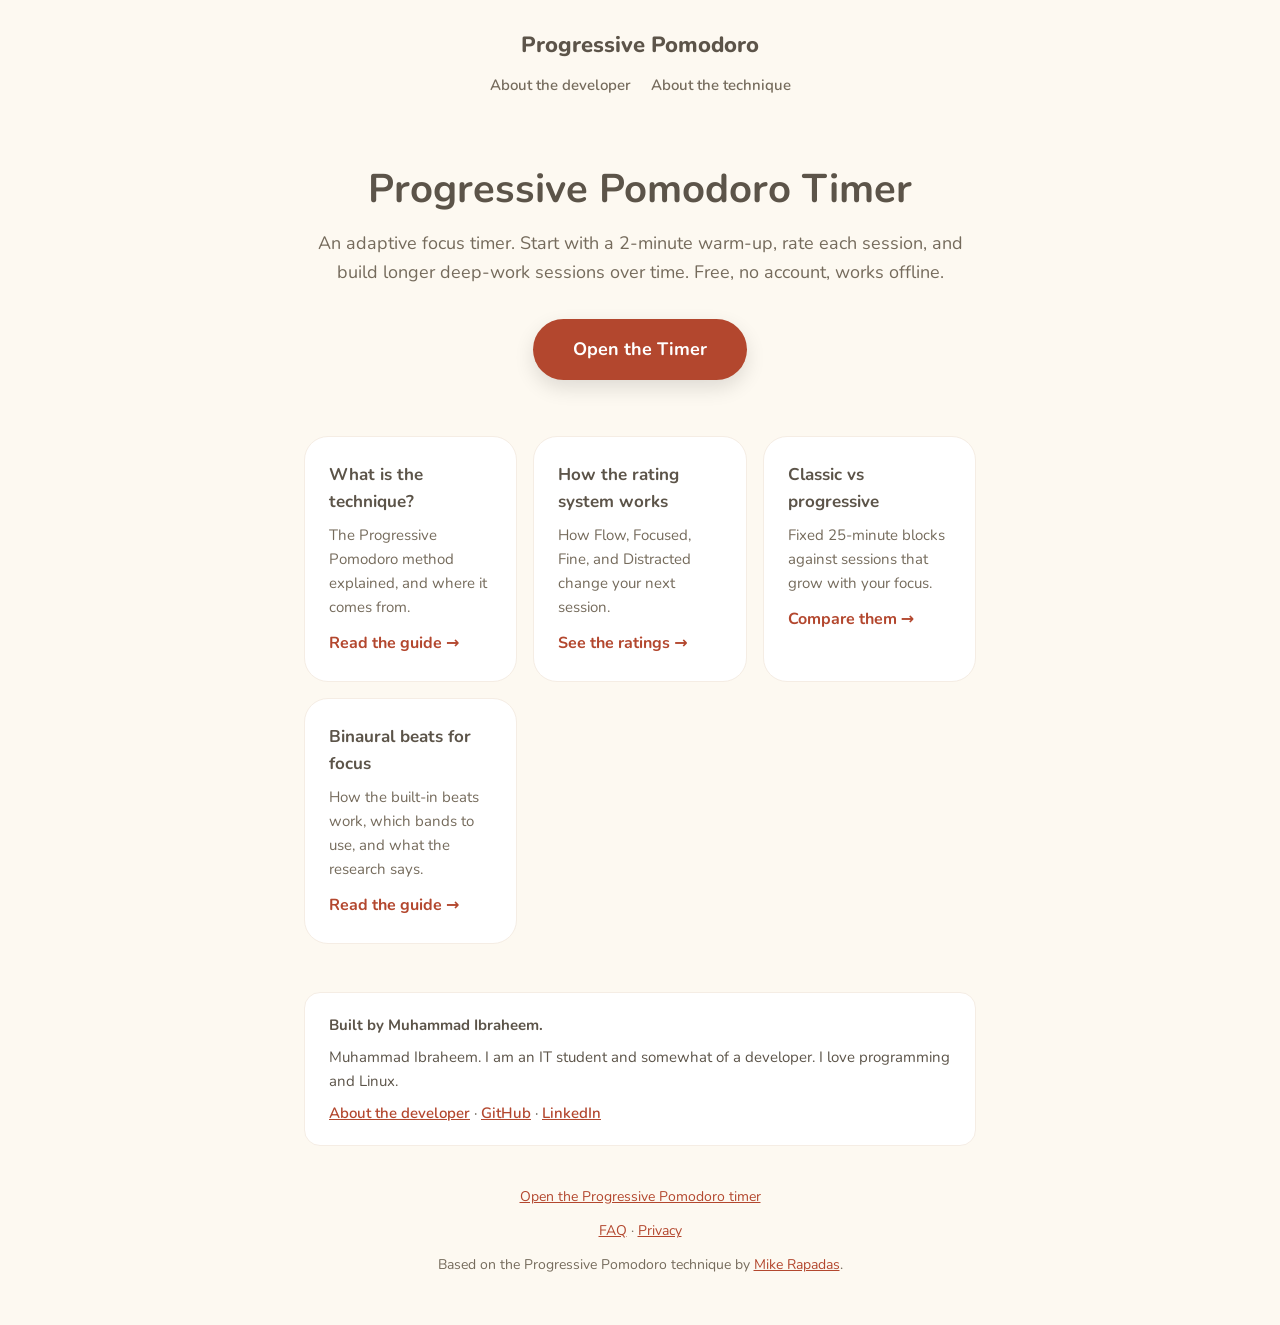
<file: index.html>
<!doctype html>
<html lang="en">
<head>
  <meta charset="utf-8">
  <meta name="viewport" content="width=device-width,initial-scale=1">
  <meta name="theme-color" id="themeColorMeta" content="#F2A2A2">
  <meta name="mobile-web-app-capable" content="yes">
  <meta name="apple-mobile-web-app-capable" content="yes">
  <meta name="apple-mobile-web-app-status-bar-style" content="default">
  <meta name="apple-mobile-web-app-title" content="ProgPomo">
  <link rel="icon" href="images/favicon-32.png" sizes="32x32">
  <link rel="icon" type="image/svg+xml" href="images/logo.svg">
  <link rel="apple-touch-icon" href="images/apple-touch-icon.png">
  <script>
    try {
      if (!localStorage.getItem('pp_landing_seen') &&
          !window.matchMedia('(display-mode: standalone)').matches) {
        location.replace('landing.html');
      }
    } catch (e) {}
  </script>
  <script>
    // Apply the saved theme before first paint to avoid a FOUC flash.
    // Mirrors THEME_META in js/themes.js — keep in sync.
    try {
      var T = {
        pastel: ['#FDF9F1','#FFFFFF','#5C5449','#756B5C','#F2A2A2','#E89090','#F5EDE4','#F5EDE4','#FFFFFF','24px','12px'],
        light: ['#F9FAFB','#FFFFFF','#1F2937','#6B7280','#6366F1','#4F46E5','#E5E7EB','#E5E7EB','#FFFFFF','16px','8px'],
        zen: ['#F4F4F0','#FFFFFF','#222222','#7A7A7A','#555555','#333333','#EBEBEB','#E0E0DC','#FFFFFF','12px','6px'],
        dark: ['#121212','#1E1E1E','#F3F4F6','#9CA3AF','#6366F1','#818CF8','#374151','#374151','#FFFFFF','20px','10px'],
        desert: ['#FBF5DD','#E7E1B1','#530E0E','#7A5E45','#B46A2A','#934E1B','#EEDFB9','#DCCB9B','#FFFFFF','24px','12px'],
        midnightSlate: ['#222831','#31363F','#EEEEEE','#A7B0BC','#5E969A','#5E969A','#3E4650','#3E4650','#FFFFFF','18px','10px']
      };
      var theme = localStorage.getItem('pp_theme_v1');
      var c = T[theme];
      if (c) {
        var root = document.documentElement;
        root.setAttribute('data-theme', theme);
        root.style.setProperty('--bg', c[0]);
        root.style.setProperty('--card', c[1]);
        root.style.setProperty('--text', c[2]);
        root.style.setProperty('--muted', c[3]);
        root.style.setProperty('--accent', c[4]);
        root.style.setProperty('--accent-hover', c[5]);
        root.style.setProperty('--ring-bg', c[6]);
        root.style.setProperty('--border', c[7]);
        root.style.setProperty('--btn-text', c[8]);
        root.style.setProperty('--radius', c[9]);
        root.style.setProperty('--radius-sm', c[10]);
        root.style.setProperty('color-scheme', (theme === 'dark' || theme === 'midnightSlate') ? 'dark' : 'light');
        var meta = document.getElementById('themeColorMeta');
        if (meta) meta.setAttribute('content', c[4]);
      }
    } catch (e) {}
  </script>
  <script>
    // Apply saved card/layout prefs before first paint to avoid a FOUC flash.
    // Mirrors js/ui.js applyCardSettings + applyTimerSize — keep in sync.
    try {
      var s = JSON.parse(localStorage.getItem('pp_settings_v1') || '{}');
      var h = document.documentElement;
      if (s.tasksCardVisible === false) h.classList.add('no-tasks');
      if (s.historyCardVisible === false) h.classList.add('no-history');
      if (s.statsVisible === false) h.classList.add('no-stats');
      if (s.githubVisible === false) h.classList.add('no-github');
      var zooms = { compact: 0.9, regular: 1.25, large: 1.6, xl: 2.0 };
      var isMobile = window.matchMedia('(max-width: 600px)').matches;
      var scale = isMobile ? 1.0 : (zooms[s.timerSize] ?? 1.25);
      if (scale !== 1) h.style.setProperty('--pp-zoom', String(scale));
      var st = JSON.parse(localStorage.getItem('pp_state_v1') || 'null');
      if (st && st.mode === 'break') h.dataset.mode = 'break'; // mirrors ui.js render()
      if (st && st.pendingRating) h.classList.add('pp-rating'); // mirrors showRating()
      if (!localStorage.getItem('pp_onboarding_dismissed')) h.classList.add('pp-onboarding'); // mirrors app.js init()
    } catch (e) {}
  </script>
  <meta name="description" content="Free adaptive focus timer PWA using the Progressive Pomodoro technique. Start with a 2-minute warm-up, rate your focus, and build longer deep-work sessions.">
  <meta property="og:title" content="Progressive Pomodoro">
  <meta property="og:description" content="Adaptive focus timer PWA. Start with 2 min, rate your focus, build deeper work sessions over time.">
  <meta property="og:type" content="website">
  <meta property="og:url" content="https://progpomo.pages.dev/">
  <meta property="og:image" content="https://progpomo.pages.dev/images/og.png">
  <meta property="og:image:width" content="1200">
  <meta property="og:image:height" content="630">
  <meta property="og:image:alt" content="Progressive Pomodoro, a free adaptive focus timer">
  <meta property="og:site_name" content="Progressive Pomodoro">
  <meta property="og:locale" content="en_US">
  <meta name="twitter:card" content="summary_large_image">
  <title>Progressive Pomodoro: Free Adaptive Focus Timer</title>
  <link rel="stylesheet" href="style.css">
  <link rel="manifest" href="manifest.json">
  <link rel="canonical" href="https://progpomo.pages.dev/">
  <link rel="preload" href="fonts/nunito-latin.woff2" as="font" type="font/woff2" crossorigin>
  <link rel="preload" href="icons/Phosphor.woff2" as="font" type="font/woff2" crossorigin>
  <link rel="preload" href="icons/Phosphor-Fill.woff2" as="font" type="font/woff2" crossorigin>
  <link rel="stylesheet" href="fonts/nunito.css">
  <link rel="stylesheet" href="icons/regular.css">
  <link rel="stylesheet" href="icons/fill.css">
  <script type="application/ld+json">
  {
    "@context": "https://schema.org",
    "@type": "WebApplication",
    "name": "Progressive Pomodoro",
    "alternateName": "ProgPomo",
    "url": "https://progpomo.pages.dev/",
    "description": "Adaptive focus timer PWA. Start with 2 min, rate your focus, build deeper work sessions over time.",
    "applicationCategory": "ProductivityApplication",
    "operatingSystem": "Any",
    "browserRequirements": "Requires JavaScript",
    "inLanguage": "en",
    "offers": {
      "@type": "Offer",
      "price": "0",
      "priceCurrency": "USD"
    },
    "featureList": [
      "Adaptive focus timer",
      "Session rating system",
      "Task management",
      "Session history",
      "Binaural beats",
      "Works offline"
    ],
    "sameAs": "https://github.com/Effectforward/Progressive-Pomodoro",
    "license": "https://www.gnu.org/licenses/gpl-3.0.html",
    "author": {
      "@type": "Person",
      "name": "Muhammad Ibraheem",
      "url": "https://progpomo.pages.dev/about.html"
    }
  }
  </script>
  <script type="application/ld+json">
  {
    "@context": "https://schema.org",
    "@type": "Person",
    "name": "Muhammad Ibraheem",
    "description": "IT student and developer. Builds free tools like the Progressive Pomodoro timer.",
    "url": "https://progpomo.pages.dev/about.html",
    "jobTitle": "IT student",
    "sameAs": [
      "https://github.com/Effectforward",
      "https://www.linkedin.com/in/effectforward/"
    ]
  }
  </script>
</head>
<body data-theme="pastel">

  <!-- Onboarding overlay (first visit only) -->
  <div id="onboardingOverlay" class="onboarding-overlay hidden" role="dialog" aria-modal="true" aria-labelledby="onboardingTitle">
    <div class="onboarding-card">
      <div class="onboarding-icon-wrap"><i class="ph-fill ph-timer"></i></div>
      <h2 id="onboardingTitle" class="onboarding-title">Welcome to ProgPomo</h2>
      <p class="onboarding-desc">Start with a 2-minute warm-up. After each session, rate your focus. Your timer adapts, gradually building toward deeper work.</p>
      <div class="onboarding-steps">
        <div class="onboarding-step"><span class="onboarding-step-num">1</span> Start a short session</div>
        <div class="onboarding-step"><span class="onboarding-step-num">2</span> Rate how it went</div>
        <div class="onboarding-step"><span class="onboarding-step-num">3</span> Watch your focus grow</div>
      </div>
      <button id="onboardingDismiss" class="primary-btn onboarding-btn">Got it</button>
    </div>
  </div>

  <header class="site-header">
    <div class="header-inner">
      <div class="logo">
        <h1>Progressive Pomodoro</h1>
      </div>
      <div class="header-actions">
        <div class="beats-split-wrap">
          <button id="beatsToggle" class="beats-split-toggle" title="Toggle binaural beats" aria-label="Toggle binaural beats" aria-pressed="false"><i class="ph ph-headphones"></i></button>
          <button id="beatsChevron" class="beats-split-chevron" title="Beats settings" aria-label="Beats settings" aria-haspopup="true" aria-expanded="false"><i class="ph ph-caret-down"></i></button>
          <div id="beatsPopover" class="beats-popover hidden">
            <div class="beats-popover-header">
              <span class="beats-popover-title">Binaural Beats</span>
              <label class="beats-toggle-switch" title="Toggle binaural beats">
                <input type="checkbox" id="beatsPopoverToggle" role="switch" aria-checked="false" aria-label="Toggle binaural beats">
                <span class="beats-toggle-track"></span>
              </label>
            </div>
            <div class="beats-popover-divider"></div>
            <div class="beats-popover-presets" role="radiogroup" aria-label="Beat presets">
              <button class="beats-popover-item" data-preset="beta" role="radio" aria-checked="false"><i class="ph-fill ph-target"></i><span class="beats-popover-item-text"><span class="beats-popover-item-name">Active Focus</span><span class="beats-popover-item-hz">14 Hz</span></span></button>
              <button class="beats-popover-item" data-preset="alpha" role="radio" aria-checked="false"><i class="ph-fill ph-leaf"></i><span class="beats-popover-item-text"><span class="beats-popover-item-name">Calm Focus</span><span class="beats-popover-item-hz">10 Hz</span></span></button>
              <button class="beats-popover-item" data-preset="theta" role="radio" aria-checked="false"><i class="ph-fill ph-moon"></i><span class="beats-popover-item-text"><span class="beats-popover-item-name">Meditation</span><span class="beats-popover-item-hz">6 Hz</span></span></button>
              <button class="beats-popover-item" data-preset="gamma" role="radio" aria-checked="false"><i class="ph-fill ph-lightning"></i><span class="beats-popover-item-text"><span class="beats-popover-item-name">Peak Focus</span><span class="beats-popover-item-hz">40 Hz</span></span></button>
              <button class="beats-popover-item" data-preset="delta" role="radio" aria-checked="false"><i class="ph-fill ph-moon-stars"></i><span class="beats-popover-item-text"><span class="beats-popover-item-name">Deep Sleep</span><span class="beats-popover-item-hz">2 Hz</span></span></button>
            </div>
            <div class="beats-popover-divider"></div>
            <div class="beats-popover-custom">
              <div class="beats-popover-freq-row">
                <label class="beats-popover-freq-label" for="beatsPopLeftFreq">Left ear</label>
                <input type="number" id="beatsPopLeftFreq" class="beats-popover-freq" min="20" max="2000" step="1" aria-label="Left ear frequency">
                <span class="beats-popover-freq-unit">Hz</span>
              </div>
              <div class="beats-popover-freq-row">
                <label class="beats-popover-freq-label" for="beatsPopRightFreq">Right ear</label>
                <input type="number" id="beatsPopRightFreq" class="beats-popover-freq" min="20" max="2000" step="1" aria-label="Right ear frequency">
                <span class="beats-popover-freq-unit">Hz</span>
              </div>
              <div class="beats-popover-beat-display" aria-live="polite">
                <span id="beatsPopBeatFreq">= 14 Hz</span>
              </div>
            </div>
          </div>
        </div>
        <a href="https://github.com/Effectforward/Progressive-Pomodoro" class="icon-btn" id="githubStarBtn" target="_blank" rel="noopener" aria-label="Star on GitHub"><i class="ph ph-github-logo"></i> <span>GitHub</span></a>
        <button id="statsModalBtn" class="icon-btn"><i class="ph ph-chart-bar"></i> <span>Stats</span></button>
        <button id="settingsBtn" class="icon-btn"><i class="ph ph-gear"></i> <span>Settings</span></button>
      </div>
    </div>
  </header>

  <main id="main">
    <section class="timer-card">
      <div class="mode-tabs">
        <button class="mode-tab active" data-mode="focus">Focus</button>
        <button class="mode-tab" data-mode="break">Break</button>
      </div>

      <div id="timerDisplay" class="timer-display">
        <div class="ring-wrap">
          <svg class="progress-ring" width="240" height="240" viewBox="0 0 120 120" aria-hidden="true">
            <circle class="ring-bg" cx="60" cy="60" r="52" fill="none" stroke-width="6"></circle>
            <circle class="ring" cx="60" cy="60" r="52" fill="none" stroke-width="6" stroke-linecap="round" stroke-dasharray="326.7" stroke-dashoffset="0"></circle>
          </svg>
          <div class="time" id="time" role="timer" aria-live="off" aria-atomic="true">02:00</div>
      <div id="srStatus" class="sr-only" aria-live="polite" aria-atomic="true"></div>
        </div>
        <div class="controls">
          <button id="toggleBtn" class="primary-btn"><i class="ph-fill ph-play"></i> Start</button>
          <button id="resetBtn" class="secondary-btn icon-only" title="Reset current session (R)" aria-label="Reset timer"><i class="ph ph-arrow-counter-clockwise"></i></button>
        </div>
      </div>

      <p class="progression-hint" id="progressionHint">Focus time grows as you rate your sessions</p>

      <div class="rating hidden" id="rating" role="group" aria-label="Rate your focus session">
        <p class="rating-label">However it went, that's a session done.</p>
        <p class="rating-sub">How was your focus? <button type="button" class="rating-help" aria-label="What is this?" aria-expanded="false" aria-controls="ratingHelpTip"><i class="ph ph-question"></i></button></p>
        <div class="rating-buttons">
          <button data-rating="flow" class="rate-flow"><i class="ph-fill ph-fire"></i> Flow</button>
          <button data-rating="focused" class="rate-focused"><i class="ph-fill ph-target"></i> Focused</button>
          <button data-rating="good" class="rate-good"><i class="ph-fill ph-thumbs-up"></i> Fine</button>
          <button data-rating="distracted" class="rate-distracted"><i class="ph-fill ph-cloud-fog"></i> Distracted</button>
        </div>
        <p id="ratingHelpTip" class="rating-help-tip" hidden>Your rating adapts your next session length. Flow stretches it, distraction shortens it.</p>

      </div>

      <div class="duration-picker hidden" id="durationPicker">
        <p class="picker-label">Next session length</p>
        <div class="picker-presets" id="pickerPresets">
          <button type="button" class="preset-chip" data-min="25">25</button>
          <button type="button" class="preset-chip" data-min="45">45</button>
          <button type="button" class="preset-chip" data-min="50">50</button>
          <button type="button" class="preset-chip" data-min="90">90</button>
        </div>
        <div class="picker-controls">
          <button id="pickerMinus" class="picker-adjust" aria-label="Decrease"><i class="ph ph-minus"></i></button>
          <div class="picker-value">
            <label for="pickerMinutes" class="sr-only">Focus minutes</label>
            <input type="number" id="pickerMinutes" class="picker-input" min="1" max="180" step="1" aria-label="Focus minutes">
          </div>
          <button id="pickerPlus" class="picker-adjust" aria-label="Increase"><i class="ph ph-plus"></i></button>
        </div>
        <div class="picker-actions">
          <button id="pickerStartBtn" class="primary-btn"><i class="ph-fill ph-play"></i> Start Focus</button>
          <button id="pickerBreakBtn" class="secondary-btn"><i class="ph-fill ph-coffee"></i> Take Break First</button>
        </div>
      </div>

      <div id="restartBanner" class="restart-banner hidden">
        <p class="restart-banner-label">Last session: <span id="lastSessionDurationDisplay">0</span> min</p>
        <div class="restart-banner-actions">
          <button id="restartBannerRestart" class="secondary-btn">Restart progression</button>
          <button id="restartBannerContinue" class="primary-btn">Continue</button>
        </div>
      </div>
    </section>

    <div class="bottom-grid">
      <section class="tasks-card glass-card" id="tasksCard">
        <div class="card-header">
          <h2><i class="ph ph-check-square-offset"></i> Tasks</h2>
          <span class="card-hint" id="taskCount"></span>
        </div>
        <div class="task-progress-wrap hidden" id="taskProgressWrap" aria-hidden="true">
          <div class="task-progress-bar">
            <div class="task-progress-fill" id="taskProgressFill"></div>
          </div>
        </div>
        <div class="task-controls">
          <label for="taskInput" class="sr-only">New task</label>
          <input id="taskInput" placeholder="Add a task, press enter" aria-label="New task" maxlength="500" />
          <button id="addTaskBtn" class="icon-only primary-btn" aria-label="Add task"><i class="ph ph-plus"></i></button>
        </div>
        <ul id="taskList" class="task-list"></ul>
      </section>

      <section class="history-card glass-card" id="historyCard">
        <div class="card-header">
          <h2><i class="ph ph-clock-counter-clockwise"></i> History</h2>
          <div class="card-header-right">
            <button type="button" id="historyViewAllBtn" class="icon-btn" hidden><i class="ph ph-arrows-out"></i> <span>View all</span></button>
          </div>
        </div>
        <ul id="sessionList" class="session-list"></ul>
      </section>
    </div>
  </main>

  <footer class="site-footer">
    <p>Progressive Pomodoro is an adaptive focus timer. <a href="landing.html">About the technique</a> · <a href="about.html">About the developer</a>.</p>
  </footer>

  <div id="statsModal" class="modal stats-modal hidden" aria-hidden="true">
    <div class="modal-content" role="dialog" aria-modal="true" aria-labelledby="statsModalTitle">
      <div class="modal-header">
        <h3 id="statsModalTitle"><i class="ph ph-chart-bar"></i> Stats</h3>
        <div class="modal-header-actions">
          <button type="button" id="statsModalCloseBtn" class="icon-only" aria-label="Close stats"><i class="ph ph-x"></i></button>
        </div>
      </div>
      <div class="stats-modal-body">
        <div id="statsModalKpis" class="stats-kpis"></div>
        <div id="statsRatingInsight" class="stats-insight" hidden></div>
        <div id="statsEncouragement" class="stats-encouragement" aria-live="polite"></div>
        <h4 class="stats-heatmap-title">Last 12 months</h4>
        <div class="stats-heatmap-scroll">
          <div id="statsYearHeatmap" class="stats-heatmap" role="img" aria-label="Focus minutes per day, last 12 months"></div>
        </div>
      </div>
    </div>
  </div>

  <div id="historyModal" class="modal history-modal hidden" aria-hidden="true">
    <div class="modal-content" role="dialog" aria-modal="true" aria-labelledby="historyModalTitle">
      <div class="modal-header">
        <h3 id="historyModalTitle"><i class="ph ph-clock-counter-clockwise"></i> History</h3>
        <div class="modal-header-actions">
          <button type="button" id="historyModalCloseBtn" class="icon-only" aria-label="Close history"><i class="ph ph-x"></i></button>
        </div>
      </div>
      <div class="history-modal-scroll">
        <ul id="historyModalList" class="session-list"></ul>
      </div>
    </div>
  </div>

  <div id="settingsModal" class="modal hidden" aria-hidden="true">
    <div class="modal-content" role="dialog" aria-modal="true" aria-labelledby="settingsTitle">
      <div class="modal-header">
        <h3 id="settingsTitle"><i class="ph ph-gear"></i> Settings</h3>
        <div class="modal-header-actions">
          <button type="button" id="settingsCloseBtn" class="icon-only" aria-label="Close settings"><i class="ph ph-x"></i></button>
        </div>
      </div>
      <form id="settingsForm">
        <div class="settings-body">
          <!-- Sidebar tab bar (visible in sidebar mode) -->
          <nav class="settings-tabs settings-tabs-sidebar" aria-label="Settings sections">
            <button type="button" class="settings-tab-btn active" data-settings-tab="timer"><i class="ph ph-timer"></i> Timer</button>
            <button type="button" class="settings-tab-btn" data-settings-tab="theme"><i class="ph ph-layout"></i> Layout</button>
            <button type="button" class="settings-tab-btn" data-settings-tab="cards"><i class="ph ph-cards"></i> Cards</button>
            <button type="button" class="settings-tab-btn" data-settings-tab="audio"><i class="ph ph-headphones"></i> Audio</button>
            <button type="button" class="settings-tab-btn" data-settings-tab="data"><i class="ph ph-database"></i> Manage</button>
          </nav>

          <!-- Top tab bar (visible in top-tabs mode) -->
          <nav class="settings-tabs settings-tabs-top" aria-label="Settings sections">
            <button type="button" class="settings-tab-btn active" data-settings-tab="timer">Timer</button>
            <button type="button" class="settings-tab-btn" data-settings-tab="theme">Layout</button>
            <button type="button" class="settings-tab-btn" data-settings-tab="cards">Cards</button>
            <button type="button" class="settings-tab-btn" data-settings-tab="audio">Audio</button>
            <button type="button" class="settings-tab-btn" data-settings-tab="data">Manage</button>
          </nav>

          <div class="settings-panels">
            <!-- Timer tab -->
            <div class="settings-panel active" data-settings-panel="timer">
              <label class="field-label">
                Warm-up duration
                <span class="field-row">
                    <input type="number" id="warmupInput" min="1" max="60" step="1">
                    <span class="field-hint">min</span>
                </span>
              </label>
              <label class="field-label">
                Break duration
                <span class="field-row">
                    <input type="number" id="breakInput" min="1" max="30" step="1">
                    <span class="field-hint">min</span>
                </span>
              </label>
              <label class="field-label">
                Auto restart after
                <span class="field-row">
                  <span class="select-wrap">
                    <select id="autoRestartSelect">
                      <option value="0">Off</option>
                      <option value="15">15 min</option>
                      <option value="30">30 min</option>
                      <option value="45">45 min</option>
                      <option value="60">60 min</option>
                      <option value="90">90 min</option>
                      <option value="120">120 min</option>
                      <option value="custom">Custom</option>
                    </select>
                  </span>
                  <input type="number" id="autoRestartCustom" class="field-hint-input" min="1" max="999" step="1" hidden>
                  <span class="field-hint" id="autoRestartHint">of inactivity</span>
                </span>
              </label>
              <fieldset class="settings-fieldset">
                <legend>Timer size</legend>
                <div class="timer-size-grid" id="timerSizeGrid" role="radiogroup" aria-label="Timer size">
                  <button type="button" class="timer-size-btn" data-size="compact" role="radio" aria-checked="false">Compact</button>
                  <button type="button" class="timer-size-btn active" data-size="regular" role="radio" aria-checked="true">Regular</button>
                  <button type="button" class="timer-size-btn" data-size="large" role="radio" aria-checked="false">Large</button>
                  <button type="button" class="timer-size-btn" data-size="xl" role="radio" aria-checked="false">XL</button>
                </div>
              </fieldset>
            </div>

            <!-- Theme tab -->
            <div class="settings-panel" data-settings-panel="theme">
              <fieldset class="settings-fieldset">
                <legend>Theme</legend>
                <div class="theme-picker-grid" id="themePickerGrid">
                  <!-- populated by themes.js -->
                </div>
              </fieldset>
              <fieldset class="settings-fieldset">
                <legend>Settings layout</legend>
                <div class="layout-picker">
                  <button type="button" class="layout-option active" data-layout="sidebar">
                    <i class="ph ph-columns"></i> Sidebar
                  </button>
                  <button type="button" class="layout-option" data-layout="top">
                    <i class="ph ph-rows"></i> Top tabs
                  </button>
                </div>
              </fieldset>
              <fieldset class="settings-fieldset">
                <legend>Card layout</legend>
                <div class="card-setting-row">
                  <label class="toggle-label" title="Place the timer beside Tasks and History on wide screens">
                    <input type="checkbox" id="sideBySideLayout" checked aria-label="Side-by-side layout on desktop">
                    <span class="toggle-track"></span>
                  </label>
                  <span class="card-setting-label"><i class="ph ph-columns"></i> Side-by-side layout</span>
                </div>
              </fieldset>
            </div>

            <!-- Cards tab -->
            <div class="settings-panel" data-settings-panel="cards">
              <fieldset class="settings-fieldset">
                <legend>Visible cards</legend>
                <div class="card-setting-row">
                  <label class="toggle-label" title="Show Tasks card">
                    <input type="checkbox" id="tasksCardVisible" checked aria-label="Show Tasks card">
                    <span class="toggle-track"></span>
                  </label>
                  <span class="card-setting-label"><i class="ph ph-check-square-offset"></i> Tasks</span>
                </div>
                <div class="card-setting-row">
                  <label class="toggle-label" title="Show History card">
                    <input type="checkbox" id="historyCardVisible" checked aria-label="Show History card">
                    <span class="toggle-track"></span>
                  </label>
                  <span class="card-setting-label"><i class="ph ph-clock-counter-clockwise"></i> History</span>
                </div>
                <div class="card-setting-row">
                  <label class="toggle-label" title="Show binaural beats controls in the header">
                    <input type="checkbox" id="showBeatsAutoStart" checked aria-label="Show beats controls">
                    <span class="toggle-track"></span>
                  </label>
                  <span class="card-setting-label"><i class="ph ph-headphones"></i> Beats controls</span>
                </div>
                <div class="card-setting-row">
                  <label class="toggle-label" title="Show GitHub link in header">
                    <input type="checkbox" id="githubVisible" checked aria-label="Show GitHub link in header">
                    <span class="toggle-track"></span>
                  </label>
                  <span class="card-setting-label"><i class="ph ph-github-logo"></i> GitHub link</span>
                </div>
                <div class="card-setting-row">
                  <label class="toggle-label" title="Show Stats button in header">
                    <input type="checkbox" id="statsVisible" checked aria-label="Show Stats button in header">
                    <span class="toggle-track"></span>
                  </label>
                  <span class="card-setting-label"><i class="ph ph-chart-bar"></i> Stats button</span>
                </div>
              </fieldset>
            </div>

            <!-- Audio tab -->
            <div class="settings-panel" data-settings-panel="audio">
              <fieldset class="settings-fieldset">
                <legend>Alarm</legend>
                <div class="field-row">
                  <label class="select-wrap">
                    <select id="alarmSoundSelect" aria-label="Alarm sound">
                      <option value="chord">Soft chord</option>
                      <option value="bell">Gentle bell</option>
                      <option value="knock">Wooden knock</option>
                      <option value="chimes">Wind chimes</option>
                      <option value="marimba">Marimba duet</option>
                    </select>
                  </label>
                  <button type="button" id="alarmPreviewBtn" class="secondary-btn btn-sm" title="Preview alarm sound"><i class="ph ph-play"></i> Play</button>
                </div>
              </fieldset>
              <fieldset class="settings-fieldset">
                <legend>Binaural Beats</legend>
                <div class="card-setting-row">
                  <label class="toggle-label" title="Auto-start binaural beats with focus session">
                    <input type="checkbox" id="beatsAutoStart" aria-label="Auto-start binaural beats">
                    <span class="toggle-track"></span>
                  </label>
                  <span class="card-setting-label">Auto-start with focus session</span>
                </div>
                <label class="field-label">
                  Preset
                  <span class="field-row">
                    <span class="select-wrap">
                      <select id="beatsPresetSelect">
                        <option value="delta">Deep Sleep (Delta, 1-4 Hz)</option>
                        <option value="theta">Meditation (Theta, 4-8 Hz)</option>
                        <option value="alpha">Calm Focus (Alpha, 8-13 Hz)</option>
                        <option value="beta">Active Focus (Beta, 13-30 Hz)</option>
                        <option value="gamma" selected>Peak Focus (Gamma, 30-100 Hz)</option>
                      </select>
                    </span>
                  </span>
                </label>
                <a href="https://www.healthline.com/health/binaural-beats" target="_blank" rel="noopener" class="field-hint-link">What are binaural beats?</a>
                <label class="field-label">
                  Default left ear (carrier)
                  <span class="field-row">
                    <input type="number" id="beatsDefaultLeftFreq" class="field-input" min="20" max="2000" step="1" value="270">
                    <span class="field-hint">Hz</span>
                    <span class="field-hint">200–340 optimal</span>
                  </span>
                </label>
                <label class="field-label">
                  Default right ear
                  <span class="field-row">
                    <input type="number" id="beatsDefaultRightFreq" class="field-input" min="20" max="2000" step="1" value="284">
                    <span class="field-hint">Hz</span>
                    <span class="field-hint">beat = right − left</span>
                  </span>
                </label>
                <label class="field-label">
                  Volume
                  <span class="field-row">
                    <input type="range" id="beatsDefaultVolume" class="settings-slider" min="0" max="100" value="50">
                    <span class="field-hint" id="beatsDefaultVolumeLabel">50%</span>
                  </span>
                </label>
              </fieldset>
            </div>

            <!-- Data tab -->
            <div class="settings-panel" data-settings-panel="data">
              <fieldset class="settings-fieldset">
                <legend>Progression</legend>
                <button type="button" id="restartProgressionBtn" class="text-btn" title="Reset progression to 2 min without clearing history"><i class="ph ph-arrow-clockwise"></i> Restart Progression</button>
                <div class="confirm-panel confirm-panel--restart hidden" id="restartConfirm">
                  <p>Reset to warm-up? Your history stays.</p>
                  <div class="confirm-panel-actions">
                    <button type="button" id="restartConfirmYes" class="secondary-btn btn-sm">Reset</button>
                    <button type="button" id="restartConfirmNo" class="icon-btn btn-sm">Cancel</button>
                  </div>
                </div>
              </fieldset>
              <fieldset class="settings-fieldset">
                <legend>History</legend>
                <button type="button" id="clearHistoryBtn" class="text-btn" title="Delete session history log"><i class="ph ph-trash"></i> Clear History</button>
                <div class="confirm-panel confirm-panel--clear hidden" id="clearConfirm">
                  <p>Clear your session history? Progression stays intact.</p>
                  <div class="confirm-panel-actions">
                    <button type="button" id="clearConfirmYes" class="secondary-btn btn-sm">Clear</button>
                    <button type="button" id="clearConfirmNo" class="icon-btn btn-sm">Cancel</button>
                  </div>
                </div>
              </fieldset>
              <fieldset class="settings-fieldset">
                <legend>Backup</legend>
                <button type="button" id="exportSettingsBtn" class="text-btn" title="Download settings as a JSON file"><i class="ph ph-download-simple"></i> Export Settings</button>
                <button type="button" id="importSettingsBtn" class="text-btn" title="Restore settings from a JSON file"><i class="ph ph-upload-simple"></i> Import Settings</button>
                <label for="importSettingsFile" class="sr-only">Import settings file</label>
                <input type="file" id="importSettingsFile" accept=".json,application/json" hidden>
                <div class="confirm-panel confirm-panel--import hidden" id="importConfirm">
                  <p>Replace your current settings with this file?</p>
                  <div class="confirm-panel-actions">
                    <button type="button" id="importConfirmYes" class="secondary-btn btn-sm">Replace</button>
                    <button type="button" id="importConfirmNo" class="icon-btn btn-sm">Cancel</button>
                  </div>
                </div>
              </fieldset>
            </div>
          </div>
        </div>
        <div class="modal-actions">
          <button type="submit" id="settingsSaveBtn" class="primary-btn"><i class="ph ph-check"></i> Save</button>
        </div>
      </form>
    </div>
  </div>
  <div id="toast" class="toast" role="status" aria-live="polite" hidden></div>
  <script type="module" src="js/app.js"></script>
</body>
</html>
</file>
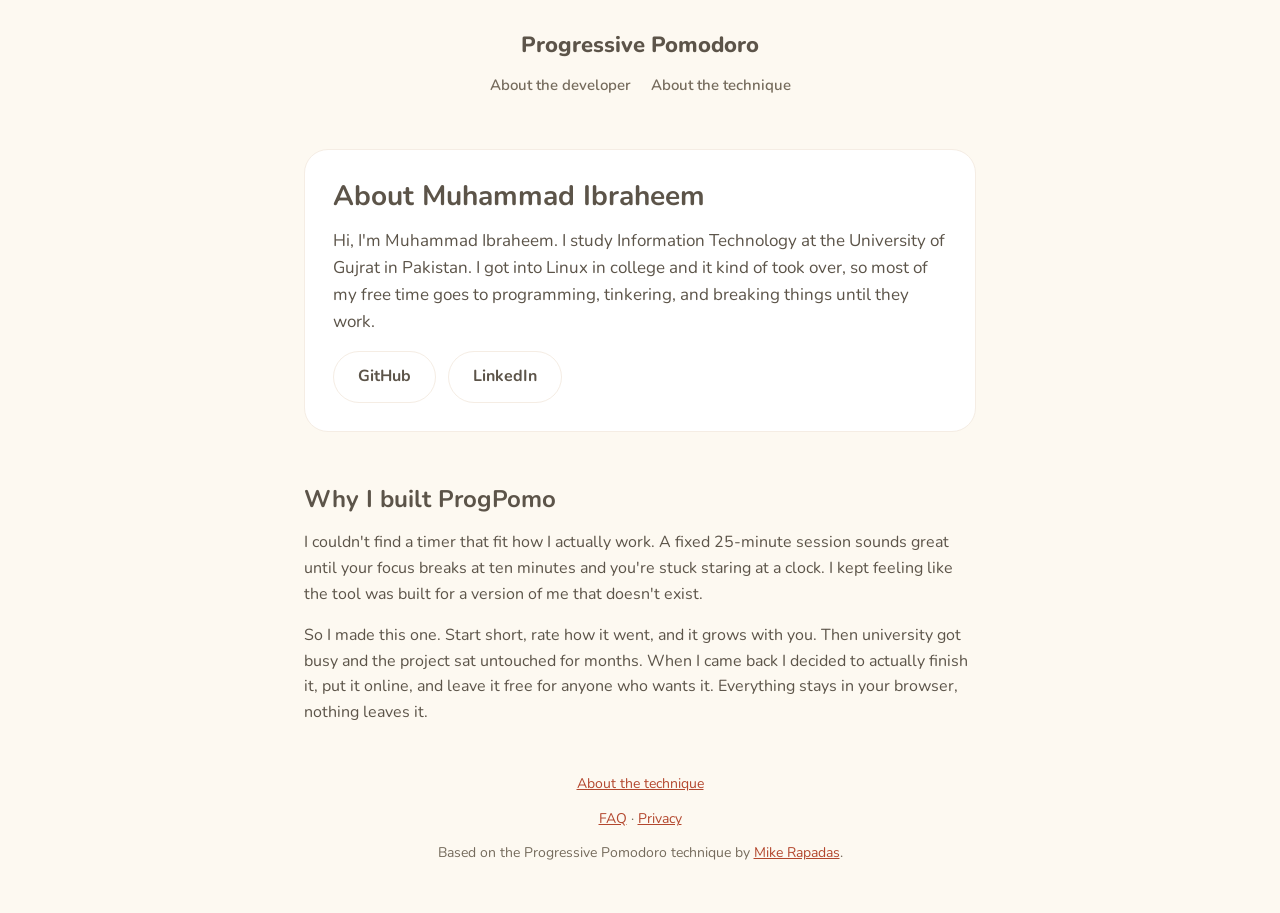
<file: about.html>
<!doctype html>
<html lang="en">
<head>
  <meta charset="utf-8">
  <meta name="viewport" content="width=device-width,initial-scale=1">
  <title>About Muhammad Ibraheem | Progressive Pomodoro</title>
  <meta name="description" content="About Muhammad Ibraheem, the developer behind ProgPomo, a free adaptive focus timer. An IT student who loves programming and Linux.">
  <link rel="icon" href="images/favicon-32.png" sizes="32x32">
  <link rel="icon" type="image/svg+xml" href="images/logo.svg">
  <link rel="apple-touch-icon" href="images/apple-touch-icon.png">
  <link rel="canonical" href="https://progpomo.pages.dev/about.html">
  <link rel="preload" href="fonts/nunito-latin.woff2" as="font" type="font/woff2" crossorigin>
  <link rel="stylesheet" href="css/pages.css">
  <link rel="stylesheet" href="fonts/nunito.css">
  <meta property="og:title" content="About Muhammad Ibraheem | Progressive Pomodoro">
  <meta property="og:description" content="About Muhammad Ibraheem, the developer behind ProgPomo, an IT student who loves programming and Linux.">
  <meta property="og:type" content="website">
  <meta property="og:url" content="https://progpomo.pages.dev/about.html">
  <meta property="og:image" content="https://progpomo.pages.dev/images/og.png">
  <meta property="og:image:width" content="1200">
  <meta property="og:image:height" content="630">
  <meta property="og:image:alt" content="Progressive Pomodoro, a free adaptive focus timer">
  <meta property="og:site_name" content="Progressive Pomodoro">
  <meta property="og:locale" content="en_US">
  <meta name="twitter:card" content="summary_large_image">
  <script type="application/ld+json">
  {
    "@context": "https://schema.org",
    "@type": "AboutPage",
    "name": "About Muhammad Ibraheem",
    "url": "https://progpomo.pages.dev/about.html",
    "description": "About Muhammad Ibraheem, the developer behind ProgPomo, an IT student who loves programming and Linux.",
    "mainEntity": {
      "@type": "Person",
      "name": "Muhammad Ibraheem",
      "description": "IT student at the University of Gujrat in Pakistan. I love programming and Linux, and I built ProgPomo to fit how I actually work.",
      "url": "https://progpomo.pages.dev/about.html",
      "jobTitle": "IT student",
      "sameAs": [
        "https://github.com/Effectforward",
        "https://www.linkedin.com/in/effectforward"
      ]
    }
  }
  </script>
</head>
<body>
  <header>
    <div class="wrap">
      <a class="logo" href="/">Progressive Pomodoro</a>
      <nav class="site-nav">
        <a href="about.html">About the developer</a>
        <a href="landing.html">About the technique</a>
      </nav>
    </div>
  </header>

  <main class="wrap">
    <section class="bio">
      <h1>About Muhammad Ibraheem</h1>
      <p>Hi, I'm Muhammad Ibraheem. I study Information Technology at the University of Gujrat in Pakistan. I got into Linux in college and it kind of took over, so most of my free time goes to programming, tinkering, and breaking things until they work.</p>
      <div class="links">
        <a class="link-btn" href="https://github.com/Effectforward" rel="noopener" target="_blank">GitHub</a>
        <a class="link-btn" href="https://www.linkedin.com/in/effectforward/" rel="noopener" target="_blank">LinkedIn</a>
      </div>
    </section>

    <section class="prose">
      <h2>Why I built ProgPomo</h2>
      <p>I couldn't find a timer that fit how I actually work. A fixed 25-minute session sounds great until your focus breaks at ten minutes and you're stuck staring at a clock. I kept feeling like the tool was built for a version of me that doesn't exist.</p>
      <p>So I made this one. Start short, rate how it went, and it grows with you. Then university got busy and the project sat untouched for months. When I came back I decided to actually finish it, put it online, and leave it free for anyone who wants it. Everything stays in your browser, nothing leaves it.</p>
    </section>
  </main>

  <footer>
    <div class="wrap">
      <a href="landing.html">About the technique</a>
      <p><a href="faq.html">FAQ</a> · <a href="privacy.html">Privacy</a></p>
      <p>Based on the Progressive Pomodoro technique by <a href="https://www.youtube.com/watch?v=qtoysJSQTn8" rel="noopener" target="_blank">Mike Rapadas</a>.</p>
    </div>
  </footer>
</body>
</html>
</file>
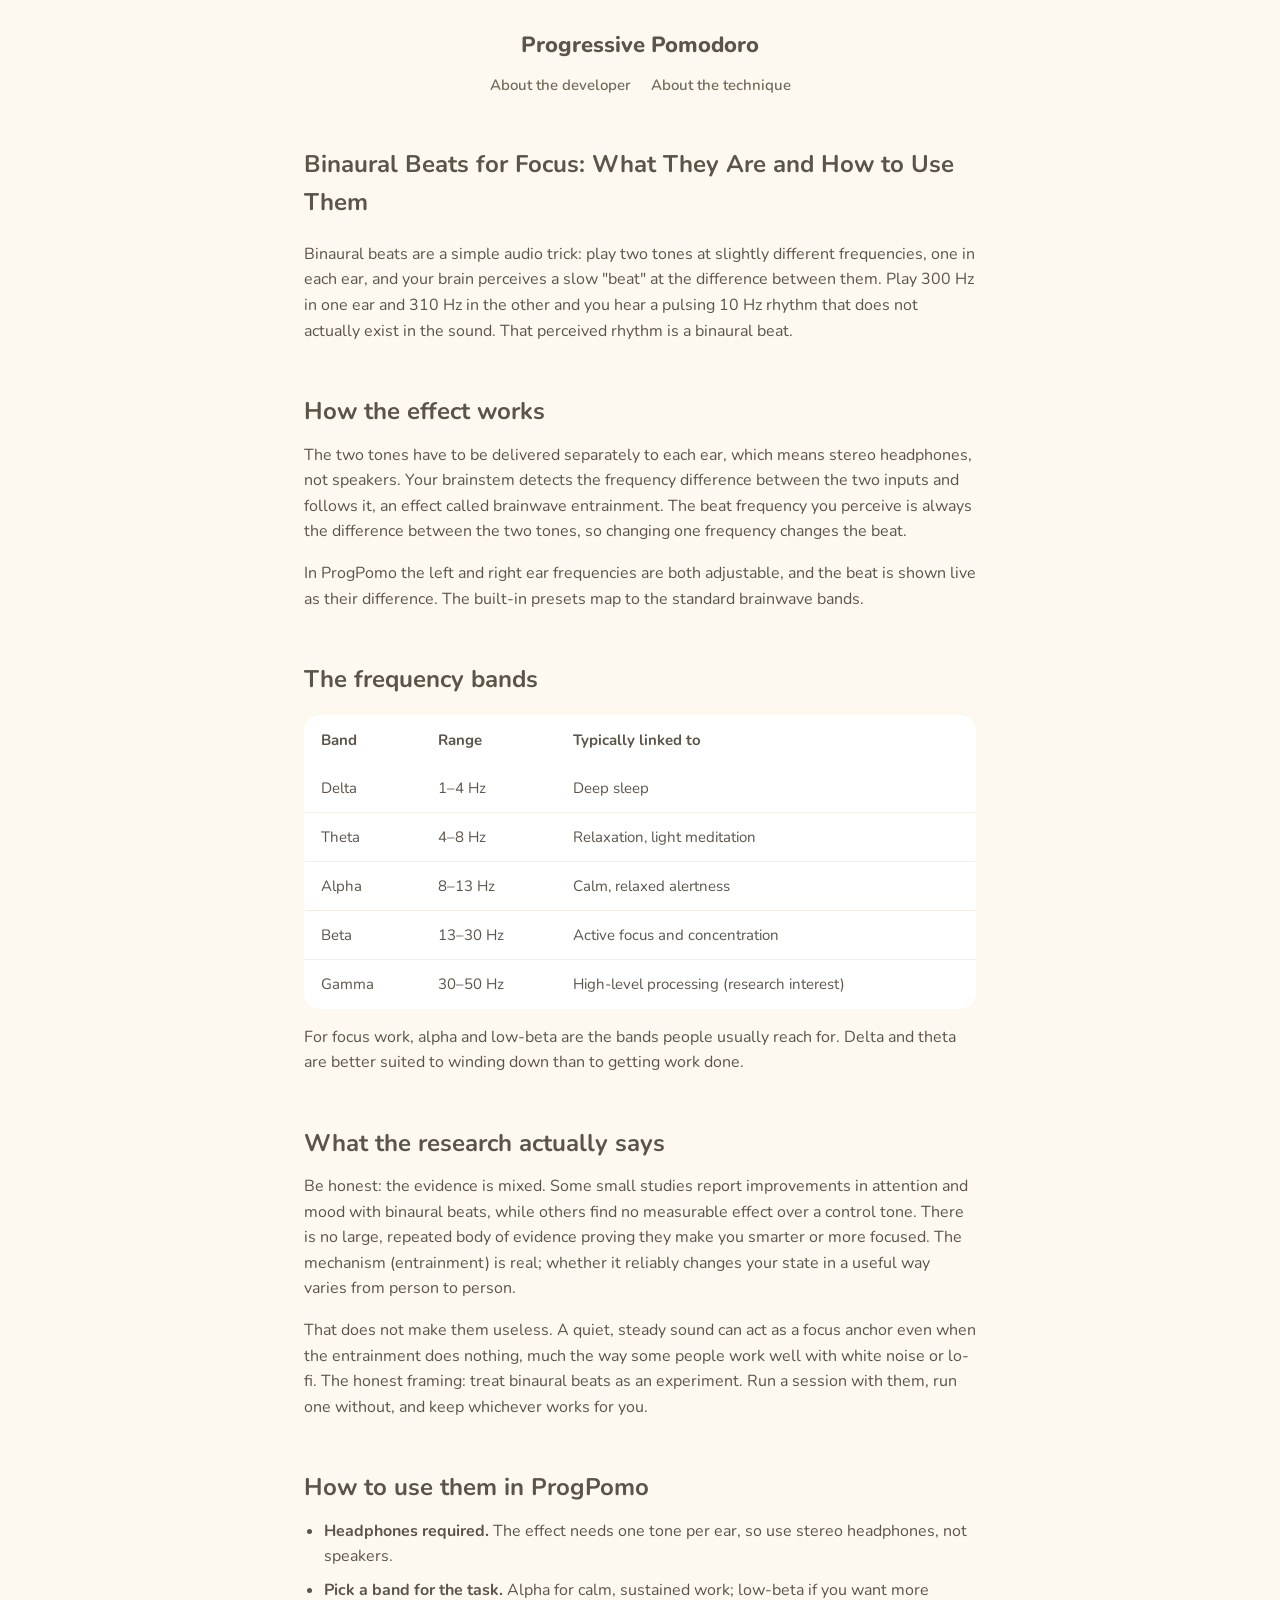
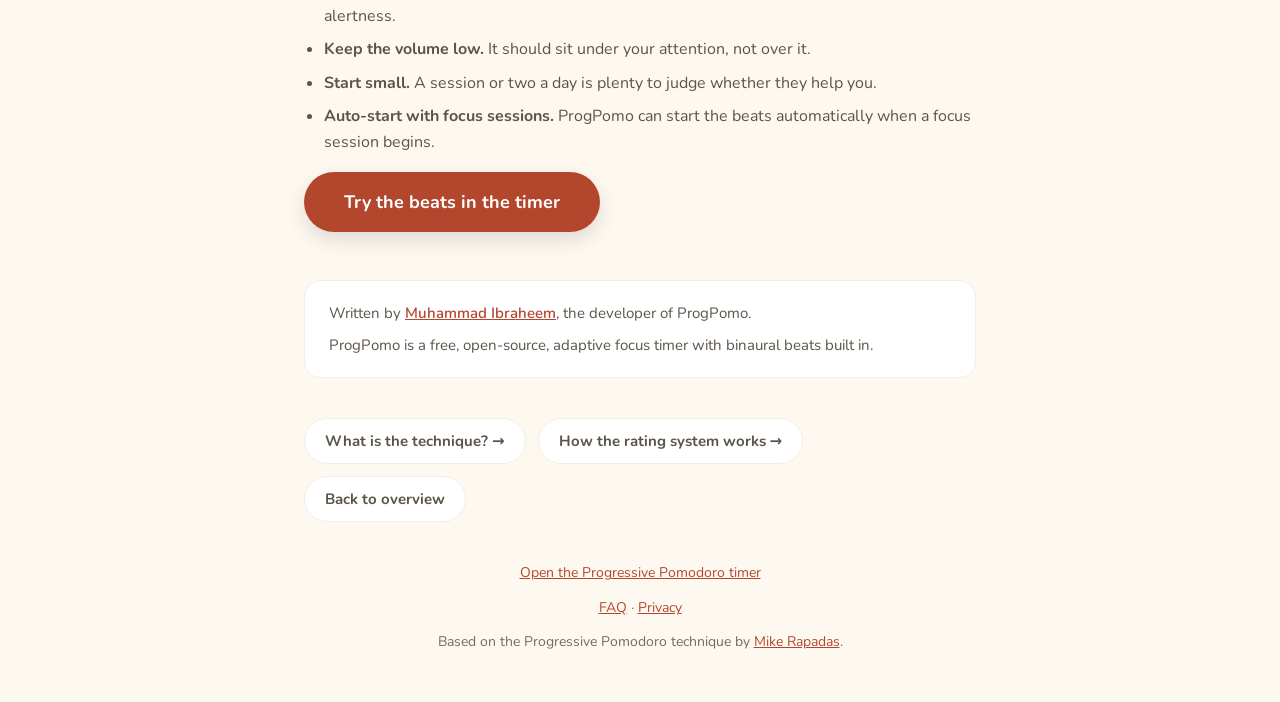
<file: binaural-beats.html>
<!doctype html>
<html lang="en">
<head>
  <meta charset="utf-8">
  <meta name="viewport" content="width=device-width,initial-scale=1">
  <title>Binaural Beats for Focus: What They Are and How to Use Them</title>
  <meta name="description" content="Binaural beats explained: how two tones create an entrainment effect, which frequency bands are used for focus, and what the research actually says.">
  <link rel="icon" href="images/favicon-32.png" sizes="32x32">
  <link rel="icon" type="image/svg+xml" href="images/logo.svg">
  <link rel="apple-touch-icon" href="images/apple-touch-icon.png">
  <link rel="canonical" href="https://progpomo.pages.dev/binaural-beats.html">
  <link rel="preload" href="fonts/nunito-latin.woff2" as="font" type="font/woff2" crossorigin>
  <link rel="stylesheet" href="css/pages.css">
  <link rel="stylesheet" href="fonts/nunito.css">
  <meta property="og:title" content="Binaural Beats for Focus: What They Are and How to Use Them">
  <meta property="og:description" content="How two tones create an entrainment effect, which frequency bands are used for focus, and what the research actually says.">
  <meta property="og:type" content="article">
  <meta property="og:url" content="https://progpomo.pages.dev/binaural-beats.html">
  <meta property="og:image" content="https://progpomo.pages.dev/images/og.png">
  <meta property="og:image:width" content="1200">
  <meta property="og:image:height" content="630">
  <meta property="og:image:alt" content="Progressive Pomodoro, a free adaptive focus timer">
  <meta property="og:site_name" content="Progressive Pomodoro">
  <meta property="og:locale" content="en_US">
  <meta name="twitter:card" content="summary_large_image">
  <script type="application/ld+json">
  {
    "@context": "https://schema.org",
    "@type": "Article",
    "headline": "Binaural Beats for Focus: What They Are and How to Use Them",
    "description": "Binaural beats explained: how two tones create an entrainment effect, which frequency bands are used for focus, and what the research actually says.",
    "url": "https://progpomo.pages.dev/binaural-beats.html",
    "author": {
      "@type": "Person",
      "name": "Muhammad Ibraheem",
      "url": "https://progpomo.pages.dev/about.html"
    },
    "publisher": {
      "@type": "Person",
      "name": "Muhammad Ibraheem",
      "url": "https://progpomo.pages.dev/about.html"
    },
    "mainEntityOfPage": "https://progpomo.pages.dev/binaural-beats.html"
  }
  </script>
</head>
<body>
  <header>
    <div class="wrap">
      <a class="logo" href="/">Progressive Pomodoro</a>
      <nav class="site-nav">
        <a href="about.html">About the developer</a>
        <a href="landing.html">About the technique</a>
      </nav>
    </div>
  </header>

  <main class="wrap">
    <article class="prose">
      <h1>Binaural Beats for Focus: What They Are and How to Use Them</h1>

      <p>Binaural beats are a simple audio trick: play two tones at slightly different frequencies, one in each ear, and your brain perceives a slow "beat" at the difference between them. Play 300 Hz in one ear and 310 Hz in the other and you hear a pulsing 10 Hz rhythm that does not actually exist in the sound. That perceived rhythm is a binaural beat.</p>

      <h2>How the effect works</h2>
      <p>The two tones have to be delivered separately to each ear, which means stereo headphones, not speakers. Your brainstem detects the frequency difference between the two inputs and follows it, an effect called brainwave entrainment. The beat frequency you perceive is always the difference between the two tones, so changing one frequency changes the beat.</p>
      <p>In ProgPomo the left and right ear frequencies are both adjustable, and the beat is shown live as their difference. The built-in presets map to the standard brainwave bands.</p>

      <h2>The frequency bands</h2>
      <table class="compare">
        <thead>
          <tr><th>Band</th><th>Range</th><th>Typically linked to</th></tr>
        </thead>
        <tbody>
          <tr><td>Delta</td><td>1–4 Hz</td><td>Deep sleep</td></tr>
          <tr><td>Theta</td><td>4–8 Hz</td><td>Relaxation, light meditation</td></tr>
          <tr><td>Alpha</td><td>8–13 Hz</td><td>Calm, relaxed alertness</td></tr>
          <tr><td>Beta</td><td>13–30 Hz</td><td>Active focus and concentration</td></tr>
          <tr><td>Gamma</td><td>30–50 Hz</td><td>High-level processing (research interest)</td></tr>
        </tbody>
      </table>
      <p>For focus work, alpha and low-beta are the bands people usually reach for. Delta and theta are better suited to winding down than to getting work done.</p>

      <h2>What the research actually says</h2>
      <p>Be honest: the evidence is mixed. Some small studies report improvements in attention and mood with binaural beats, while others find no measurable effect over a control tone. There is no large, repeated body of evidence proving they make you smarter or more focused. The mechanism (entrainment) is real; whether it reliably changes your state in a useful way varies from person to person.</p>
      <p>That does not make them useless. A quiet, steady sound can act as a focus anchor even when the entrainment does nothing, much the way some people work well with white noise or lo-fi. The honest framing: treat binaural beats as an experiment. Run a session with them, run one without, and keep whichever works for you.</p>

      <h2>How to use them in ProgPomo</h2>
      <ul>
        <li><strong>Headphones required.</strong> The effect needs one tone per ear, so use stereo headphones, not speakers.</li>
        <li><strong>Pick a band for the task.</strong> Alpha for calm, sustained work; low-beta if you want more alertness.</li>
        <li><strong>Keep the volume low.</strong> It should sit under your attention, not over it.</li>
        <li><strong>Start small.</strong> A session or two a day is plenty to judge whether they help you.</li>
        <li><strong>Auto-start with focus sessions.</strong> ProgPomo can start the beats automatically when a focus session begins.</li>
      </ul>

      <p><a class="cta" href="/">Try the beats in the timer</a></p>
    </article>

    <div class="author-box">
      <p>Written by <a href="about.html">Muhammad Ibraheem</a>, the developer of ProgPomo.</p>
      <p>ProgPomo is a free, open-source, adaptive focus timer with binaural beats built in.</p>
    </div>

    <nav class="pagination">
      <a href="progressive-pomodoro-technique.html">What is the technique? →</a>
      <a href="progressive-pomodoro-rating-system.html">How the rating system works →</a>
      <a href="landing.html">Back to overview</a>
    </nav>
  </main>

  <footer>
    <div class="wrap">
      <a href="/">Open the Progressive Pomodoro timer</a>
      <p><a href="faq.html">FAQ</a> · <a href="privacy.html">Privacy</a></p>
      <p>Based on the Progressive Pomodoro technique by <a href="https://www.youtube.com/watch?v=qtoysJSQTn8" rel="noopener" target="_blank">Mike Rapadas</a>.</p>
    </div>
  </footer>
</body>
</html>
</file>
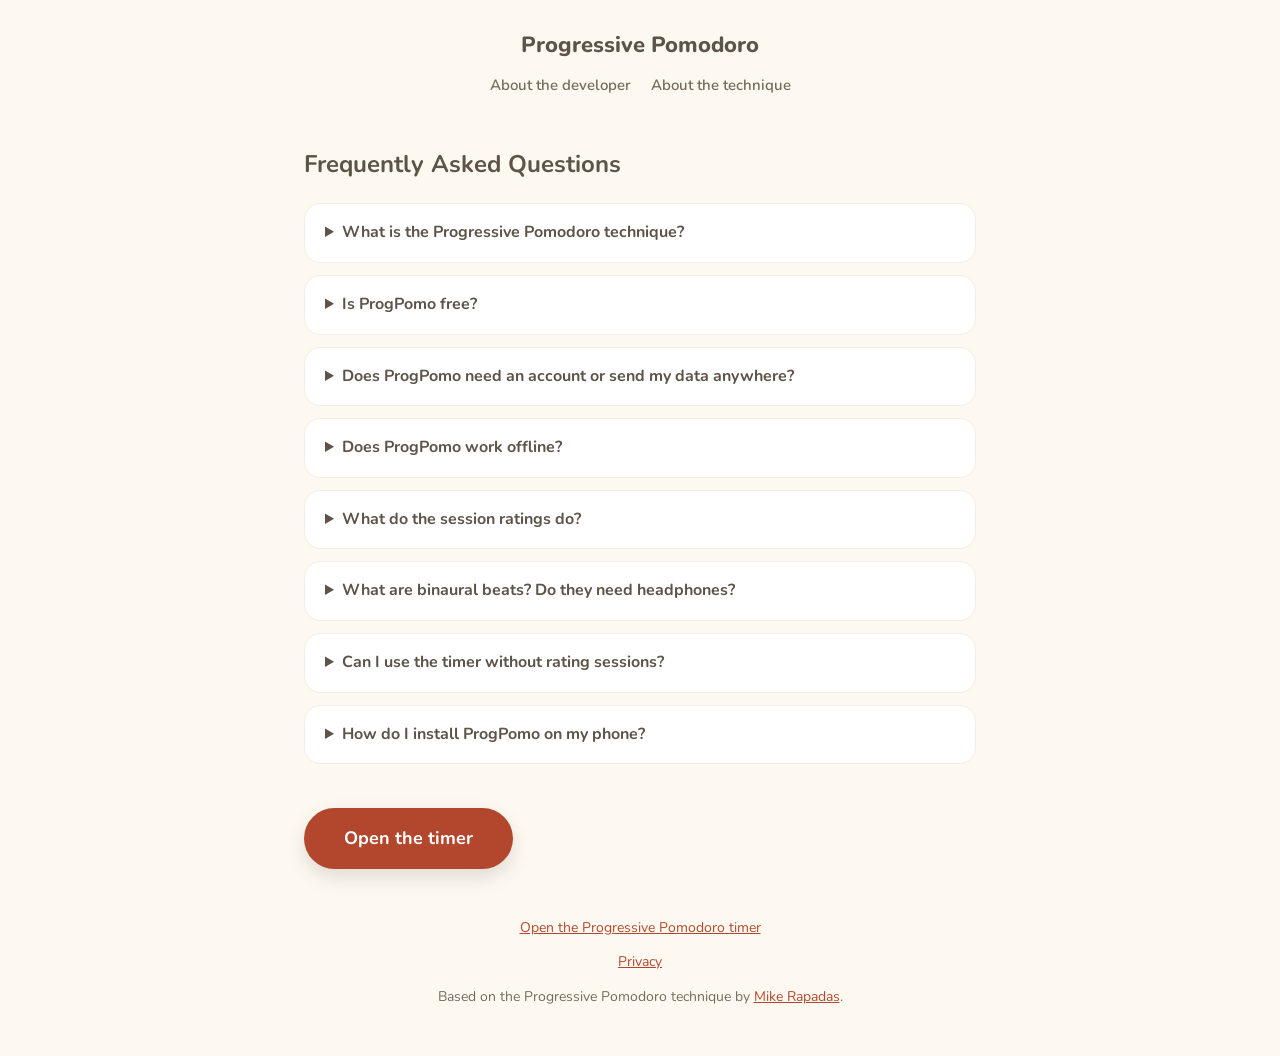
<file: faq.html>
<!doctype html>
<html lang="en">
<head>
  <meta charset="utf-8">
  <meta name="viewport" content="width=device-width,initial-scale=1">
  <title>FAQ | Progressive Pomodoro</title>
  <meta name="description" content="Frequently asked questions about ProgPomo: the progressive pomodoro technique, session ratings, binaural beats, offline use, and privacy.">
  <link rel="icon" href="images/favicon-32.png" sizes="32x32">
  <link rel="icon" type="image/svg+xml" href="images/logo.svg">
  <link rel="apple-touch-icon" href="images/apple-touch-icon.png">
  <link rel="canonical" href="https://progpomo.pages.dev/faq.html">
  <link rel="preload" href="fonts/nunito-latin.woff2" as="font" type="font/woff2" crossorigin>
  <link rel="stylesheet" href="css/pages.css">
  <link rel="stylesheet" href="fonts/nunito.css">
  <meta property="og:title" content="FAQ | Progressive Pomodoro">
  <meta property="og:description" content="Answers about the progressive pomodoro technique, session ratings, binaural beats, offline use, and privacy.">
  <meta property="og:type" content="website">
  <meta property="og:url" content="https://progpomo.pages.dev/faq.html">
  <meta property="og:image" content="https://progpomo.pages.dev/images/og.png">
  <meta property="og:image:width" content="1200">
  <meta property="og:image:height" content="630">
  <meta property="og:image:alt" content="Progressive Pomodoro, a free adaptive focus timer">
  <meta property="og:site_name" content="Progressive Pomodoro">
  <meta property="og:locale" content="en_US">
  <meta name="twitter:card" content="summary_large_image">
  <script type="application/ld+json">
  {
    "@context": "https://schema.org",
    "@type": "FAQPage",
    "mainEntity": [
      {
        "@type": "Question",
        "name": "What is the Progressive Pomodoro technique?",
        "acceptedAnswer": {
          "@type": "Answer",
          "text": "It is a focus method that adapts your session length to how well you focused. Start short, rate each session, and the timer grows when you do well and shortens after a rough day."
        }
      },
      {
        "@type": "Question",
        "name": "Is ProgPomo free?",
        "acceptedAnswer": {
          "@type": "Answer",
          "text": "Yes. ProgPomo is free, open source (GPLv3), and has no ads and no premium tier."
        }
      },
      {
        "@type": "Question",
        "name": "Does ProgPomo need an account or send my data anywhere?",
        "acceptedAnswer": {
          "@type": "Answer",
          "text": "No account and no server. Everything — settings, tasks, and session history — stays in your browser's local storage on your own device. See the privacy policy."
        }
      },
      {
        "@type": "Question",
        "name": "Does ProgPomo work offline?",
        "acceptedAnswer": {
          "@type": "Answer",
          "text": "Yes. ProgPomo is a PWA that works offline, and it can be installed on your phone or desktop like a native app."
        }
      },
      {
        "@type": "Question",
        "name": "What do the session ratings do?",
        "acceptedAnswer": {
          "@type": "Answer",
          "text": "After each focus session you rate how it went. The timer uses that rating to decide whether your next session should be longer, shorter, or the same."
        }
      },
      {
        "@type": "Question",
        "name": "What are binaural beats? Do they need headphones?",
        "acceptedAnswer": {
          "@type": "Answer",
          "text": "Binaural beats play two slightly different tones, one in each ear, creating a perceived pulse at their difference. They require stereo headphones. ProgPomo includes preset bands and custom frequencies."
        }
      },
      {
        "@type": "Question",
        "name": "Can I use the timer without rating sessions?",
        "acceptedAnswer": {
          "@type": "Answer",
          "text": "Yes. You can skip the rating and the timer simply keeps the current session length for next time."
        }
      },
      {
        "@type": "Question",
        "name": "How do I install ProgPomo on my phone?",
        "acceptedAnswer": {
          "@type": "Answer",
          "text": "Open the site in your browser, then use the browser's install option (Add to Home Screen on mobile, or the install icon in the address bar on desktop). It then runs offline like a native app."
        }
      }
    ]
  }
  </script>
</head>
<body>
  <header>
    <div class="wrap">
      <a class="logo" href="/">Progressive Pomodoro</a>
      <nav class="site-nav">
        <a href="about.html">About the developer</a>
        <a href="landing.html">About the technique</a>
      </nav>
    </div>
  </header>

  <main class="wrap">
    <section class="faq">
      <h1>Frequently Asked Questions</h1>

      <details>
        <summary>What is the Progressive Pomodoro technique?</summary>
        <p>It is a focus method that adapts your session length to how well you focused. Start short, rate each session, and the timer grows when you do well and shortens after a rough day. See the <a href="progressive-pomodoro-technique.html">full explanation</a>.</p>
      </details>

      <details>
        <summary>Is ProgPomo free?</summary>
        <p>Yes. ProgPomo is free, open source (GPLv3), and has no ads and no premium tier.</p>
      </details>

      <details>
        <summary>Does ProgPomo need an account or send my data anywhere?</summary>
        <p>No account and no server. Everything — settings, tasks, and session history — stays in your browser's local storage on your own device. See the <a href="privacy.html">privacy policy</a>.</p>
      </details>

      <details>
        <summary>Does ProgPomo work offline?</summary>
        <p>Yes. ProgPomo is a PWA (progressive web app) that works offline, and it can be installed on your phone or desktop like a native app.</p>
      </details>

      <details>
        <summary>What do the session ratings do?</summary>
        <p>After each focus session you rate how it went. The timer uses that rating to decide whether your next session should be longer, shorter, or the same. Read more about the <a href="progressive-pomodoro-rating-system.html">rating system</a>.</p>
      </details>

      <details>
        <summary>What are binaural beats? Do they need headphones?</summary>
        <p>Binaural beats play two slightly different tones, one in each ear, creating a perceived pulse at their difference. They require stereo headphones. ProgPomo includes the main bands as presets plus custom left/right frequencies. See <a href="binaural-beats.html">what the research says</a>.</p>
      </details>

      <details>
        <summary>Can I use the timer without rating sessions?</summary>
        <p>Yes. You can skip the rating and the timer simply keeps the current session length for next time.</p>
      </details>

      <details>
        <summary>How do I install ProgPomo on my phone?</summary>
        <p>Open the site in your browser, then use the browser's install option — Add to Home Screen on mobile, or the install icon in the address bar on desktop. It then runs offline like a native app.</p>
      </details>
    </section>

    <p><a class="cta" href="/">Open the timer</a></p>
  </main>

  <footer>
    <div class="wrap">
      <a href="/">Open the Progressive Pomodoro timer</a>
      <p><a href="privacy.html">Privacy</a></p>
      <p>Based on the Progressive Pomodoro technique by <a href="https://www.youtube.com/watch?v=qtoysJSQTn8" rel="noopener" target="_blank">Mike Rapadas</a>.</p>
    </div>
  </footer>
</body>
</html>
</file>
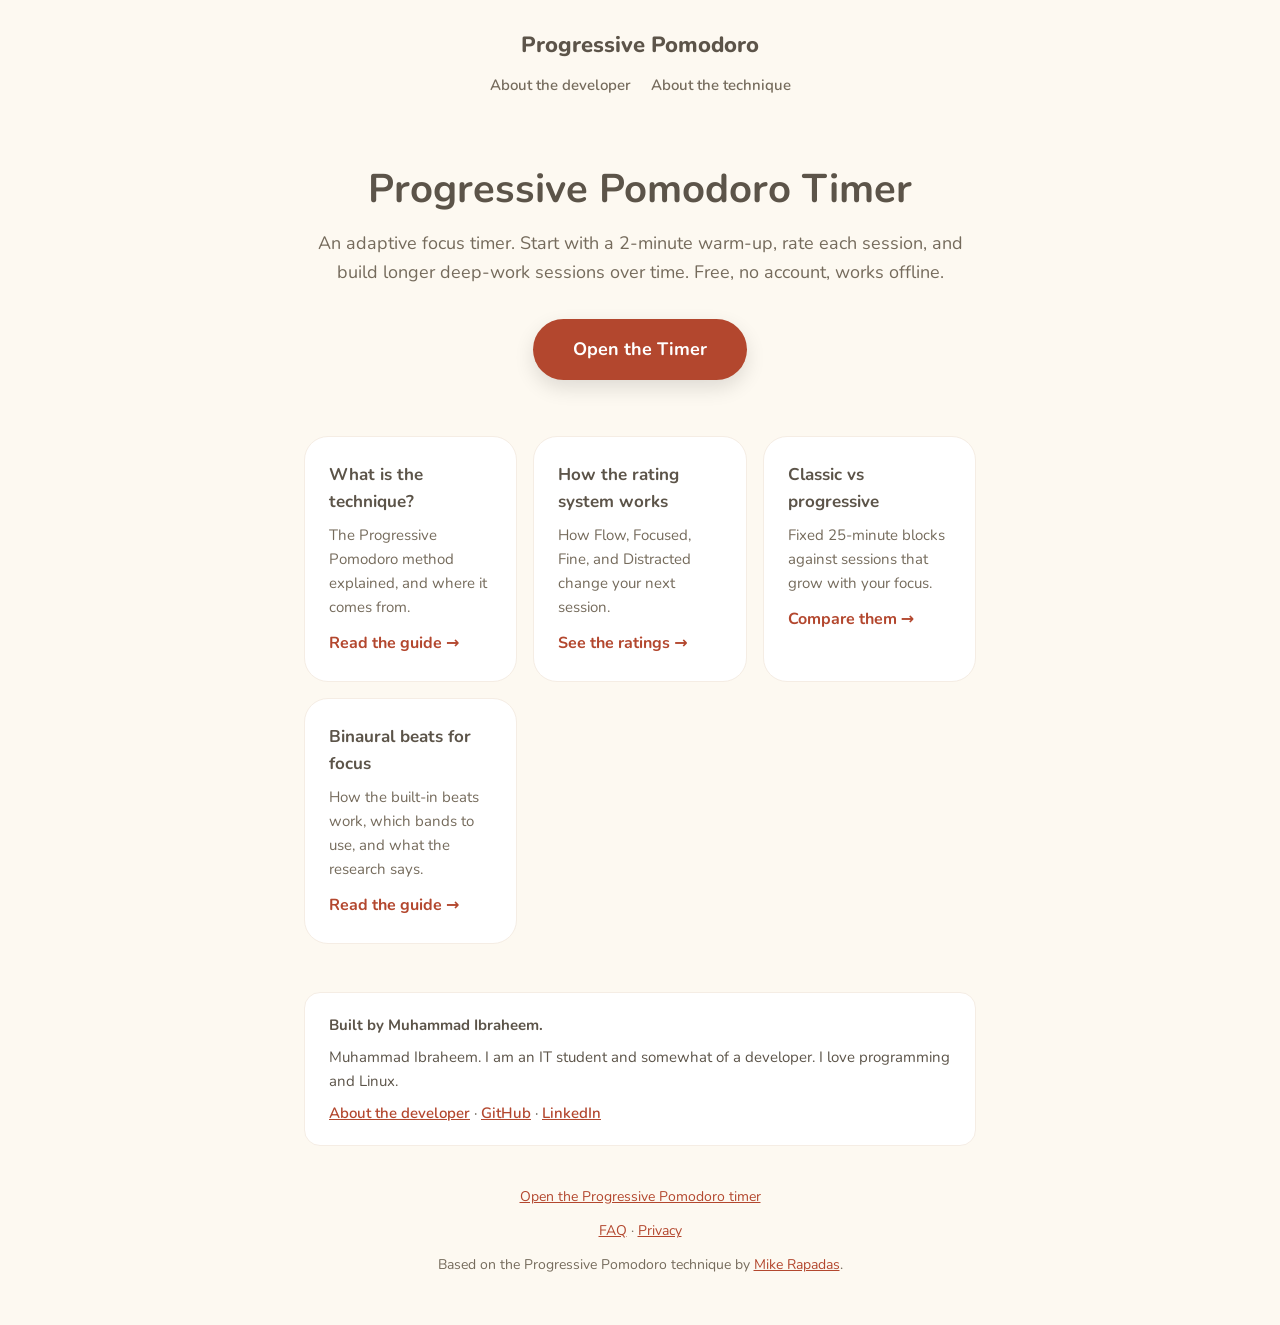
<file: landing.html>
<!doctype html>
<html lang="en">
<head>
  <meta charset="utf-8">
  <meta name="viewport" content="width=device-width,initial-scale=1">
  <title>Progressive Pomodoro Timer: Adaptive Focus Timer</title>
  <meta name="description" content="Free adaptive focus timer using the Progressive Pomodoro technique. Warm up for 2 minutes, rate your focus, build longer sessions. Works offline as a PWA.">
  <link rel="icon" href="images/favicon-32.png" sizes="32x32">
  <link rel="icon" type="image/svg+xml" href="images/logo.svg">
  <link rel="apple-touch-icon" href="images/apple-touch-icon.png">
  <script>try { localStorage.setItem('pp_landing_seen', '1'); } catch (e) {}</script>
  <link rel="canonical" href="https://progpomo.pages.dev/landing.html">
  <link rel="preload" href="fonts/nunito-latin.woff2" as="font" type="font/woff2" crossorigin>
  <link rel="stylesheet" href="css/pages.css">
  <link rel="stylesheet" href="fonts/nunito.css">
  <meta property="og:title" content="Progressive Pomodoro Timer">
  <meta property="og:description" content="Free adaptive focus timer. Start short, rate your focus, build deeper work sessions over time.">
  <meta property="og:type" content="website">
  <meta property="og:url" content="https://progpomo.pages.dev/landing.html">
  <meta property="og:image" content="https://progpomo.pages.dev/images/og.png">
  <meta property="og:image:width" content="1200">
  <meta property="og:image:height" content="630">
  <meta property="og:image:alt" content="Progressive Pomodoro, a free adaptive focus timer">
  <meta property="og:site_name" content="Progressive Pomodoro">
  <meta property="og:locale" content="en_US">
  <meta name="twitter:card" content="summary_large_image">
  <script type="application/ld+json">
  {
    "@context": "https://schema.org",
    "@type": "WebSite",
    "name": "Progressive Pomodoro",
    "alternateName": "ProgPomo",
    "url": "https://progpomo.pages.dev/",
    "author": {
      "@type": "Person",
      "name": "Muhammad Ibraheem",
      "url": "https://progpomo.pages.dev/about.html"
    }
  }
  </script>
  <script type="application/ld+json">
  {
    "@context": "https://schema.org",
    "@type": "Person",
    "name": "Muhammad Ibraheem",
    "description": "IT student and developer. Builds free tools like the Progressive Pomodoro timer.",
    "url": "https://progpomo.pages.dev/about.html",
    "jobTitle": "IT student",
    "sameAs": [
      "https://github.com/Effectforward",
      "https://www.linkedin.com/in/effectforward/"
    ]
  }
  </script>
</head>
<body>
  <header>
    <div class="wrap">
      <a class="logo" href="/">Progressive Pomodoro</a>
      <nav class="site-nav">
        <a href="about.html">About the developer</a>
        <a href="progressive-pomodoro-technique.html">About the technique</a>
      </nav>
    </div>
  </header>

  <main class="wrap">
    <section class="hero">
      <h1>Progressive Pomodoro Timer</h1>
      <p>An adaptive focus timer. Start with a 2-minute warm-up, rate each session, and build longer deep-work sessions over time. Free, no account, works offline.</p>
      <a class="cta" href="/">Open the Timer</a>
    </section>

    <section class="features">
      <div class="feature">
        <h3>What is the technique?</h3>
        <p>The Progressive Pomodoro method explained, and where it comes from.</p>
        <a href="progressive-pomodoro-technique.html">Read the guide →</a>
      </div>
      <div class="feature">
        <h3>How the rating system works</h3>
        <p>How Flow, Focused, Fine, and Distracted change your next session.</p>
        <a href="progressive-pomodoro-rating-system.html">See the ratings →</a>
      </div>
      <div class="feature">
        <h3>Classic vs progressive</h3>
        <p>Fixed 25-minute blocks against sessions that grow with your focus.</p>
        <a href="progressive-pomodoro-vs-classic.html">Compare them →</a>
      </div>
      <div class="feature">
        <h3>Binaural beats for focus</h3>
        <p>How the built-in beats work, which bands to use, and what the research says.</p>
        <a href="binaural-beats.html">Read the guide →</a>
      </div>
    </section>

    <section class="author-box">
      <p><strong>Built by Muhammad Ibraheem.</strong></p>
      <p>Muhammad Ibraheem. I am an IT student and somewhat of a developer. I love programming and Linux.</p>
      <p><a href="about.html">About the developer</a> · <a href="https://github.com/Effectforward" rel="noopener" target="_blank">GitHub</a> · <a href="https://www.linkedin.com/in/effectforward/" rel="noopener" target="_blank">LinkedIn</a></p>
    </section>
  </main>

  <footer>
    <div class="wrap">
      <a href="/">Open the Progressive Pomodoro timer</a>
      <p><a href="faq.html">FAQ</a> · <a href="privacy.html">Privacy</a></p>
      <p>Based on the Progressive Pomodoro technique by <a href="https://www.youtube.com/watch?v=qtoysJSQTn8" rel="noopener" target="_blank">Mike Rapadas</a>.</p>
    </div>
  </footer>
</body>
</html>
</file>
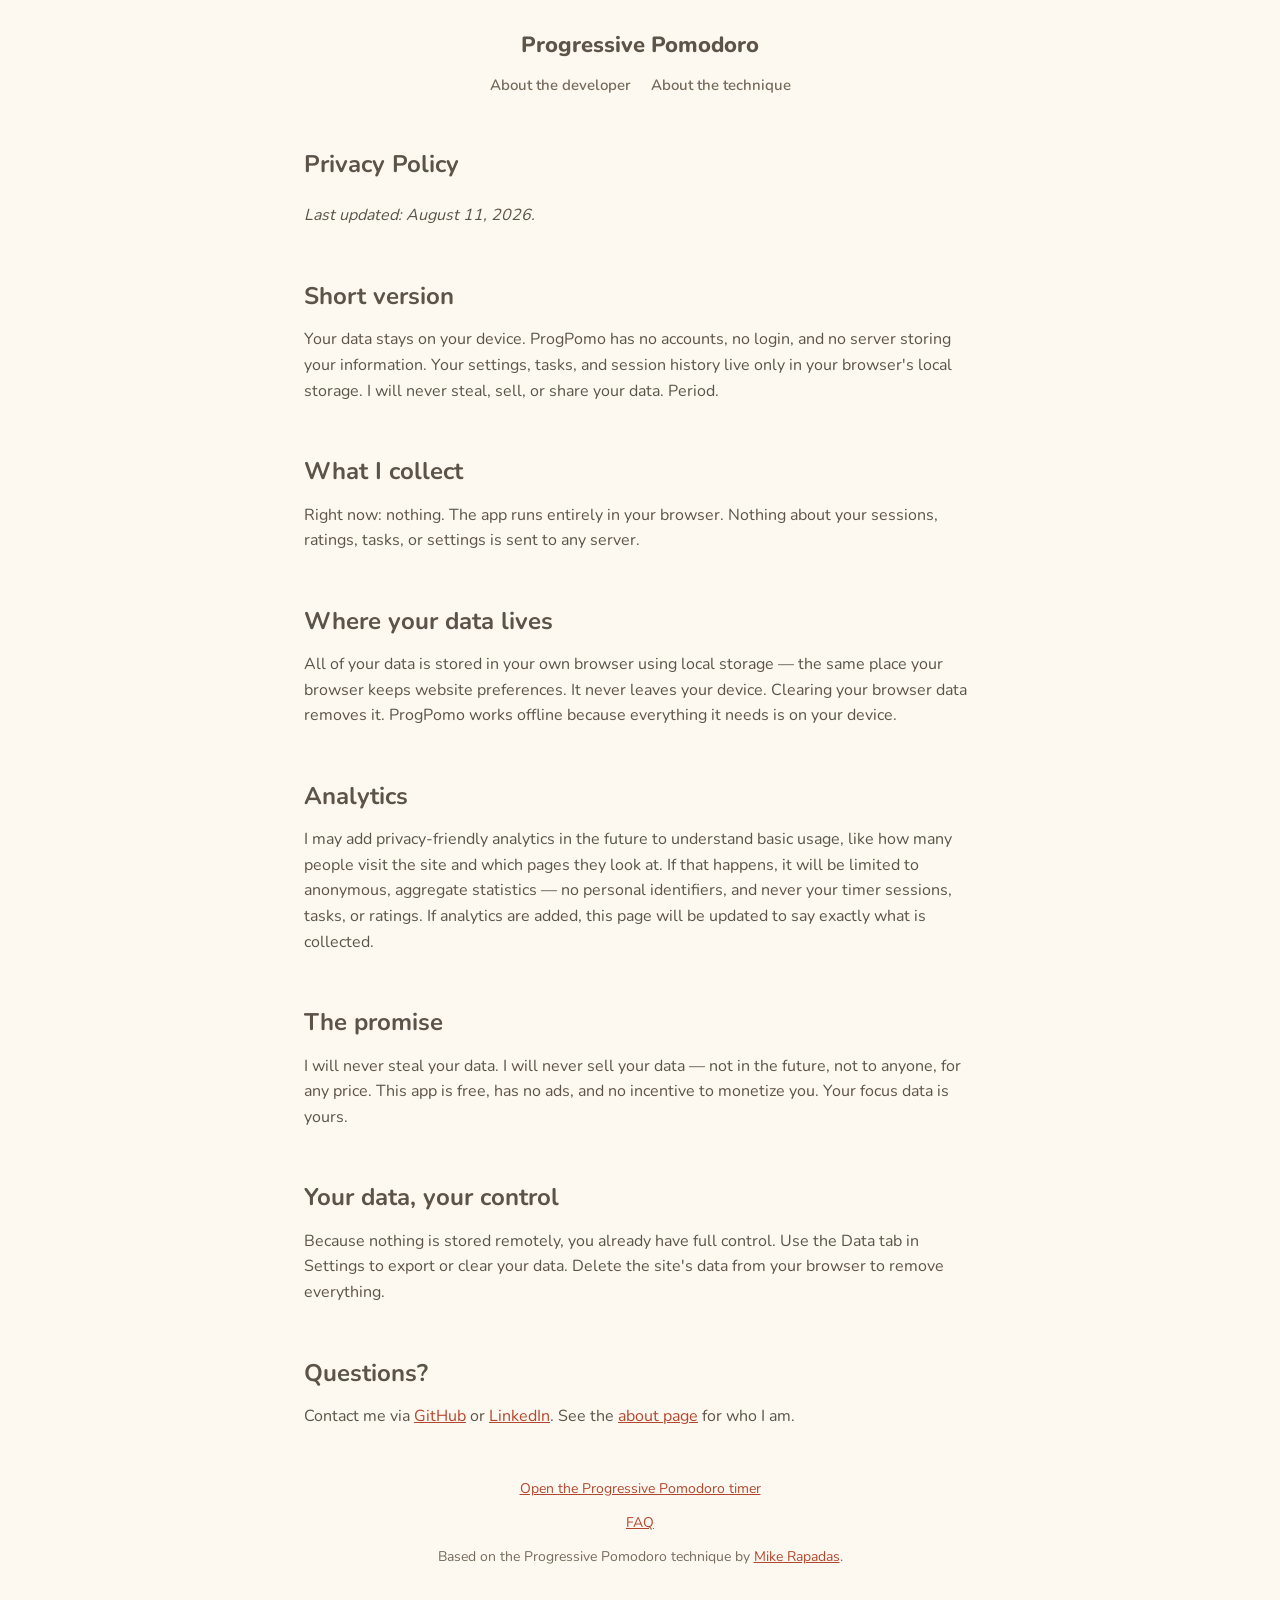
<file: privacy.html>
<!doctype html>
<html lang="en">
<head>
  <meta charset="utf-8">
  <meta name="viewport" content="width=device-width,initial-scale=1">
  <title>Privacy Policy | Progressive Pomodoro</title>
  <meta name="description" content="ProgPomo's privacy policy: your data stays in your browser. No accounts, no servers. If analytics are added, they are anonymous and your data is never sold.">
  <link rel="icon" href="images/favicon-32.png" sizes="32x32">
  <link rel="icon" type="image/svg+xml" href="images/logo.svg">
  <link rel="apple-touch-icon" href="images/apple-touch-icon.png">
  <link rel="canonical" href="https://progpomo.pages.dev/privacy.html">
  <link rel="preload" href="fonts/nunito-latin.woff2" as="font" type="font/woff2" crossorigin>
  <link rel="stylesheet" href="css/pages.css">
  <link rel="stylesheet" href="fonts/nunito.css">
  <meta property="og:title" content="Privacy Policy | Progressive Pomodoro">
  <meta property="og:description" content="Your data stays in your browser. No accounts, no servers, no selling data — ever.">
  <meta property="og:type" content="website">
  <meta property="og:url" content="https://progpomo.pages.dev/privacy.html">
  <meta property="og:image" content="https://progpomo.pages.dev/images/og.png">
  <meta property="og:image:width" content="1200">
  <meta property="og:image:height" content="630">
  <meta property="og:image:alt" content="Progressive Pomodoro, a free adaptive focus timer">
  <meta property="og:site_name" content="Progressive Pomodoro">
  <meta property="og:locale" content="en_US">
  <meta name="twitter:card" content="summary_large_image">
</head>
<body>
  <header>
    <div class="wrap">
      <a class="logo" href="/">Progressive Pomodoro</a>
      <nav class="site-nav">
        <a href="about.html">About the developer</a>
        <a href="landing.html">About the technique</a>
      </nav>
    </div>
  </header>

  <main class="wrap">
    <article class="prose">
      <h1>Privacy Policy</h1>

      <p><em>Last updated: August 11, 2026.</em></p>

      <h2>Short version</h2>
      <p>Your data stays on your device. ProgPomo has no accounts, no login, and no server storing your information. Your settings, tasks, and session history live only in your browser's local storage. I will never steal, sell, or share your data. Period.</p>

      <h2>What I collect</h2>
      <p>Right now: nothing. The app runs entirely in your browser. Nothing about your sessions, ratings, tasks, or settings is sent to any server.</p>

      <h2>Where your data lives</h2>
      <p>All of your data is stored in your own browser using local storage — the same place your browser keeps website preferences. It never leaves your device. Clearing your browser data removes it. ProgPomo works offline because everything it needs is on your device.</p>

      <h2>Analytics</h2>
      <p>I may add privacy-friendly analytics in the future to understand basic usage, like how many people visit the site and which pages they look at. If that happens, it will be limited to anonymous, aggregate statistics — no personal identifiers, and never your timer sessions, tasks, or ratings. If analytics are added, this page will be updated to say exactly what is collected.</p>

      <h2>The promise</h2>
      <p>I will never steal your data. I will never sell your data — not in the future, not to anyone, for any price. This app is free, has no ads, and no incentive to monetize you. Your focus data is yours.</p>

      <h2>Your data, your control</h2>
      <p>Because nothing is stored remotely, you already have full control. Use the Data tab in Settings to export or clear your data. Delete the site's data from your browser to remove everything.</p>

      <h2>Questions?</h2>
      <p>Contact me via <a href="https://github.com/Effectforward" rel="noopener" target="_blank">GitHub</a> or <a href="https://www.linkedin.com/in/effectforward/" rel="noopener" target="_blank">LinkedIn</a>. See the <a href="about.html">about page</a> for who I am.</p>
    </article>
  </main>

  <footer>
    <div class="wrap">
      <a href="/">Open the Progressive Pomodoro timer</a>
      <p><a href="faq.html">FAQ</a></p>
      <p>Based on the Progressive Pomodoro technique by <a href="https://www.youtube.com/watch?v=qtoysJSQTn8" rel="noopener" target="_blank">Mike Rapadas</a>.</p>
    </div>
  </footer>
</body>
</html>
</file>
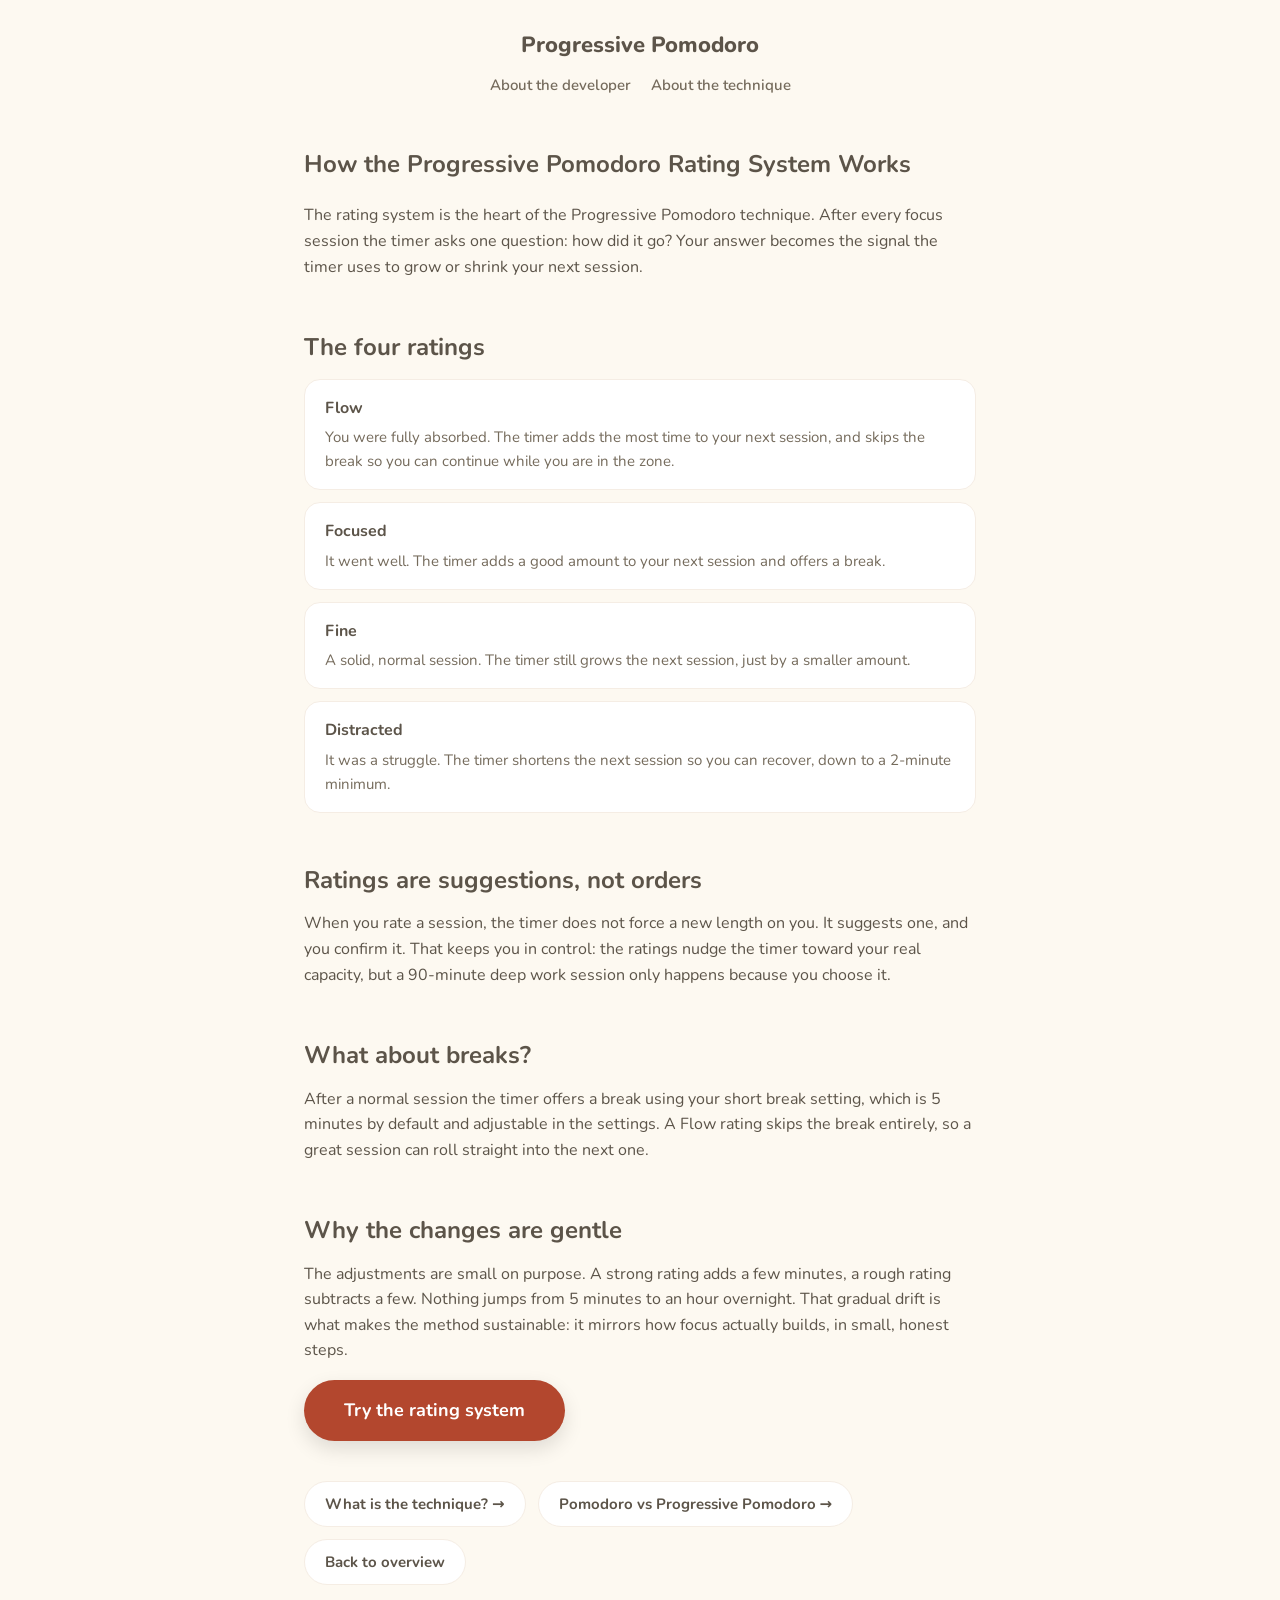
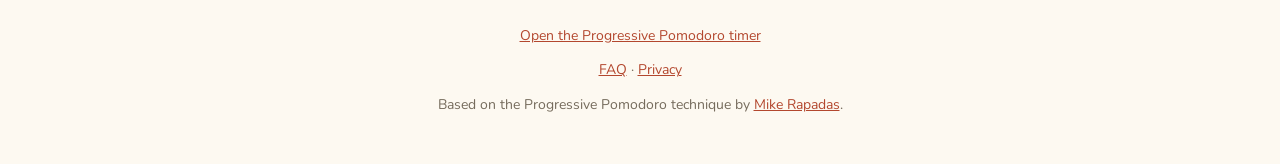
<file: progressive-pomodoro-rating-system.html>
<!doctype html>
<html lang="en">
<head>
  <meta charset="utf-8">
  <meta name="viewport" content="width=device-width,initial-scale=1">
  <title>How the Progressive Pomodoro Rating System Works</title>
  <meta name="description" content="How rating your focus sessions drives the Progressive Pomodoro timer: what Flow, Focused, Fine, and Distracted mean, and how each one changes your next session.">
  <link rel="icon" href="images/favicon-32.png" sizes="32x32">
  <link rel="icon" type="image/svg+xml" href="images/logo.svg">
  <link rel="apple-touch-icon" href="images/apple-touch-icon.png">
  <link rel="canonical" href="https://progpomo.pages.dev/progressive-pomodoro-rating-system.html">
  <link rel="preload" href="fonts/nunito-latin.woff2" as="font" type="font/woff2" crossorigin>
  <link rel="stylesheet" href="css/pages.css">
  <link rel="stylesheet" href="fonts/nunito.css">
  <meta property="og:title" content="How the Progressive Pomodoro Rating System Works">
  <meta property="og:description" content="What Flow, Focused, Fine, and Distracted mean in a Progressive Pomodoro timer, and how each rating changes your next session.">
  <meta property="og:type" content="article">
  <meta property="og:url" content="https://progpomo.pages.dev/progressive-pomodoro-rating-system.html">
  <meta property="og:image" content="https://progpomo.pages.dev/images/og.png">
  <meta property="og:image:width" content="1200">
  <meta property="og:image:height" content="630">
  <meta property="og:image:alt" content="Progressive Pomodoro, a free adaptive focus timer">
  <meta property="og:site_name" content="Progressive Pomodoro">
  <meta property="og:locale" content="en_US">
  <meta name="twitter:card" content="summary_large_image">
  <script type="application/ld+json">
  {
    "@context": "https://schema.org",
    "@type": "Article",
    "headline": "How the Progressive Pomodoro Rating System Works",
    "description": "What Flow, Focused, Fine, and Distracted mean in a Progressive Pomodoro timer, and how each rating changes your next session.",
    "url": "https://progpomo.pages.dev/progressive-pomodoro-rating-system.html",
    "author": {
      "@type": "Person",
      "name": "Muhammad Ibraheem",
      "url": "https://progpomo.pages.dev/about.html"
    },
    "publisher": {
      "@type": "Person",
      "name": "Muhammad Ibraheem",
      "url": "https://progpomo.pages.dev/about.html"
    },
    "mainEntityOfPage": "https://progpomo.pages.dev/progressive-pomodoro-rating-system.html"
  }
  </script>
  <script type="application/ld+json">
  {
    "@context": "https://schema.org",
    "@type": "Person",
    "name": "Muhammad Ibraheem",
    "url": "https://progpomo.pages.dev/about.html",
    "sameAs": [
      "https://github.com/Effectforward",
      "https://www.linkedin.com/in/effectforward/"
    ]
  }
  </script>
</head>
<body>
  <header>
    <div class="wrap">
      <a class="logo" href="/">Progressive Pomodoro</a>
      <nav class="site-nav">
        <a href="about.html">About the developer</a>
        <a href="landing.html">About the technique</a>
      </nav>
    </div>
  </header>

  <main class="wrap">
    <article class="prose">
      <h1>How the Progressive Pomodoro Rating System Works</h1>

      <p>The rating system is the heart of the Progressive Pomodoro technique. After every focus session the timer asks one question: how did it go? Your answer becomes the signal the timer uses to grow or shrink your next session.</p>

      <h2>The four ratings</h2>
      <div class="rating">
        <h3>Flow</h3>
        <p>You were fully absorbed. The timer adds the most time to your next session, and skips the break so you can continue while you are in the zone.</p>
      </div>
      <div class="rating">
        <h3>Focused</h3>
        <p>It went well. The timer adds a good amount to your next session and offers a break.</p>
      </div>
      <div class="rating">
        <h3>Fine</h3>
        <p>A solid, normal session. The timer still grows the next session, just by a smaller amount.</p>
      </div>
      <div class="rating">
        <h3>Distracted</h3>
        <p>It was a struggle. The timer shortens the next session so you can recover, down to a 2-minute minimum.</p>
      </div>

      <h2>Ratings are suggestions, not orders</h2>
      <p>When you rate a session, the timer does not force a new length on you. It suggests one, and you confirm it. That keeps you in control: the ratings nudge the timer toward your real capacity, but a 90-minute deep work session only happens because you choose it.</p>

      <h2>What about breaks?</h2>
      <p>After a normal session the timer offers a break using your short break setting, which is 5 minutes by default and adjustable in the settings. A Flow rating skips the break entirely, so a great session can roll straight into the next one.</p>

      <h2>Why the changes are gentle</h2>
      <p>The adjustments are small on purpose. A strong rating adds a few minutes, a rough rating subtracts a few. Nothing jumps from 5 minutes to an hour overnight. That gradual drift is what makes the method sustainable: it mirrors how focus actually builds, in small, honest steps.</p>

      <p><a class="cta" href="/">Try the rating system</a></p>
    </article>

    <nav class="pagination">
      <a href="progressive-pomodoro-technique.html">What is the technique? →</a>
      <a href="progressive-pomodoro-vs-classic.html">Pomodoro vs Progressive Pomodoro →</a>
      <a href="landing.html">Back to overview</a>
    </nav>
  </main>

  <footer>
    <div class="wrap">
      <a href="/">Open the Progressive Pomodoro timer</a>
      <p><a href="faq.html">FAQ</a> · <a href="privacy.html">Privacy</a></p>
      <p>Based on the Progressive Pomodoro technique by <a href="https://www.youtube.com/watch?v=qtoysJSQTn8" rel="noopener" target="_blank">Mike Rapadas</a>.</p>
    </div>
  </footer>
</body>
</html>
</file>
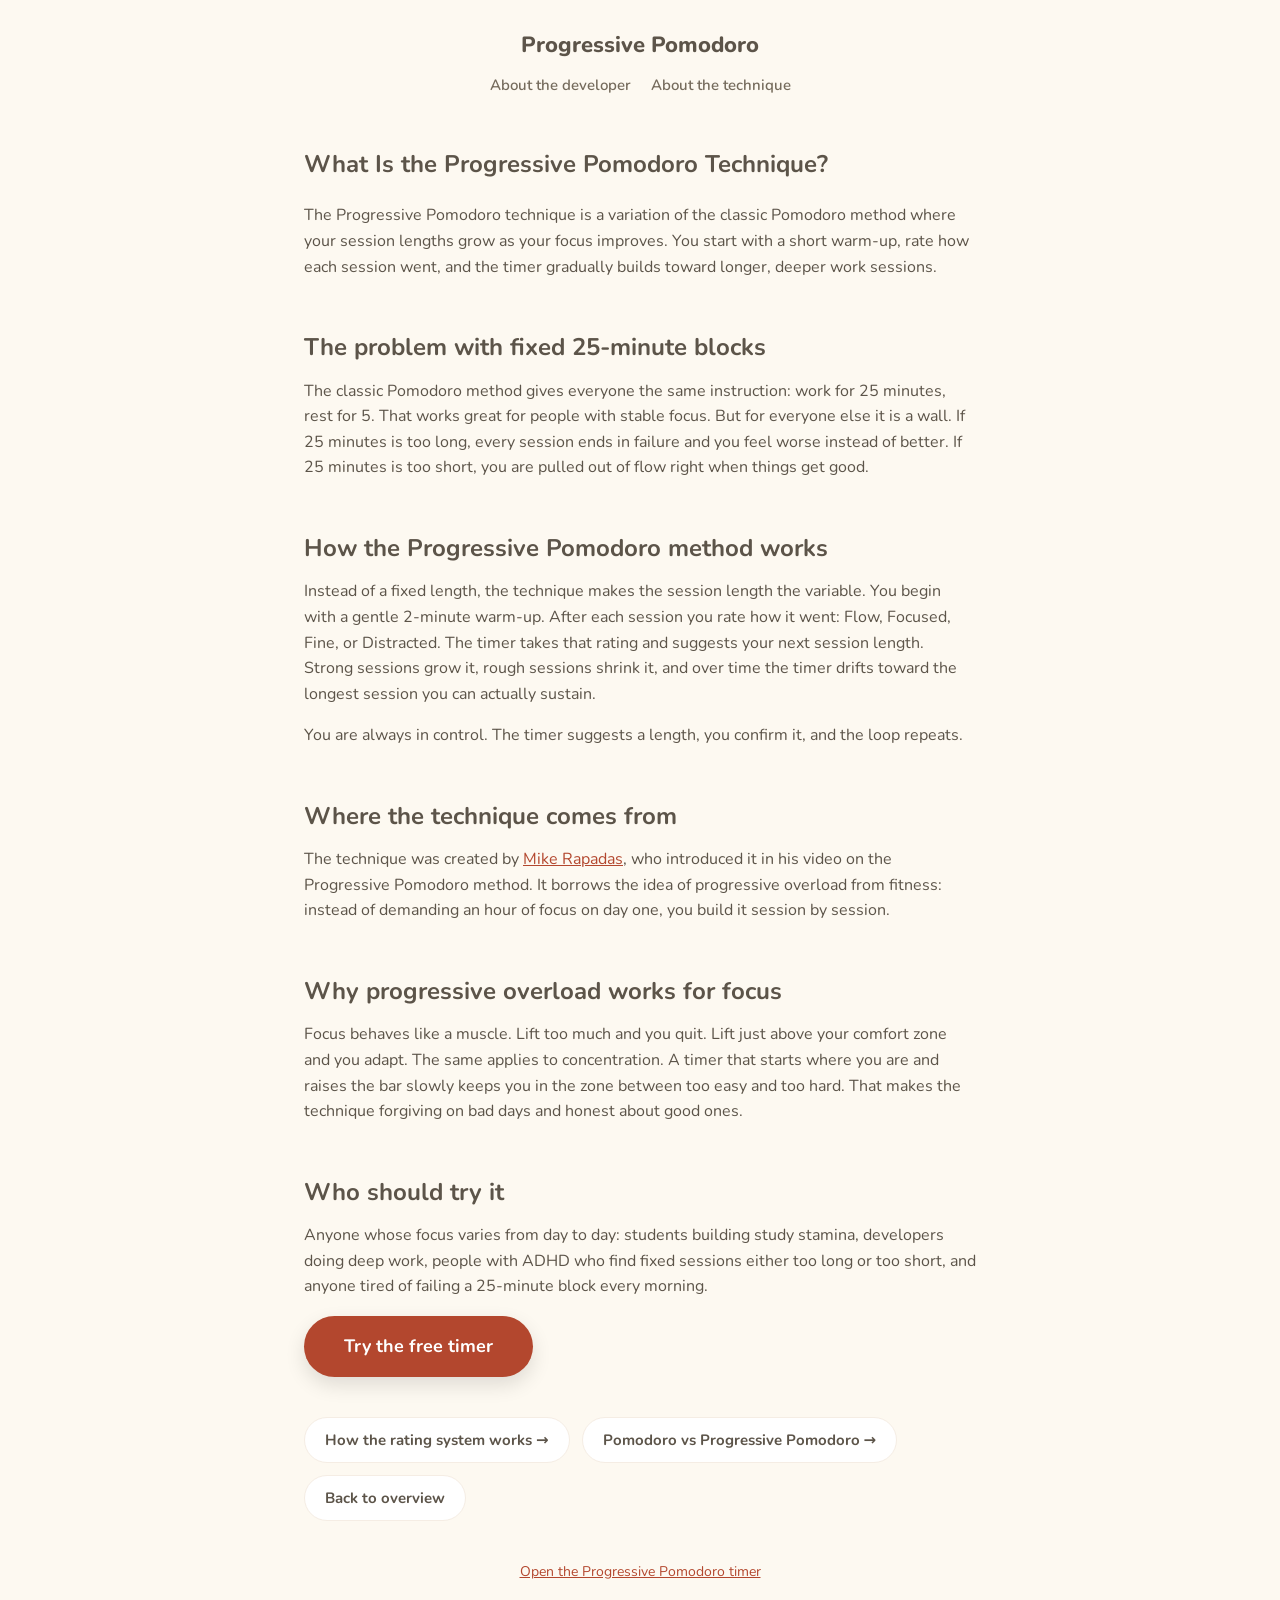
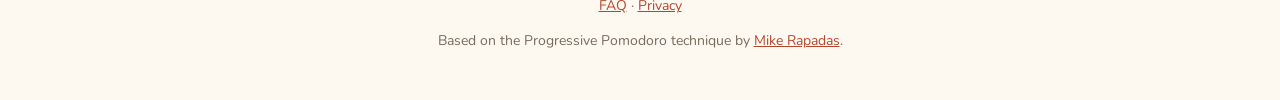
<file: progressive-pomodoro-technique.html>
<!doctype html>
<html lang="en">
<head>
  <meta charset="utf-8">
  <meta name="viewport" content="width=device-width,initial-scale=1">
  <title>What Is the Progressive Pomodoro Technique?</title>
  <meta name="description" content="The Progressive Pomodoro technique: a Pomodoro variation that starts short and grows your focus sessions based on how each one goes. Created by Mike Rapadas.">
  <link rel="icon" href="images/favicon-32.png" sizes="32x32">
  <link rel="icon" type="image/svg+xml" href="images/logo.svg">
  <link rel="apple-touch-icon" href="images/apple-touch-icon.png">
  <link rel="canonical" href="https://progpomo.pages.dev/progressive-pomodoro-technique.html">
  <link rel="preload" href="fonts/nunito-latin.woff2" as="font" type="font/woff2" crossorigin>
  <link rel="stylesheet" href="css/pages.css">
  <link rel="stylesheet" href="fonts/nunito.css">
  <meta property="og:title" content="What Is the Progressive Pomodoro Technique?">
  <meta property="og:description" content="A Pomodoro variation that starts short and grows your focus sessions based on how each one goes. Created by Mike Rapadas.">
  <meta property="og:type" content="article">
  <meta property="og:url" content="https://progpomo.pages.dev/progressive-pomodoro-technique.html">
  <meta property="og:image" content="https://progpomo.pages.dev/images/og.png">
  <meta property="og:image:width" content="1200">
  <meta property="og:image:height" content="630">
  <meta property="og:image:alt" content="Progressive Pomodoro, a free adaptive focus timer">
  <meta property="og:site_name" content="Progressive Pomodoro">
  <meta property="og:locale" content="en_US">
  <meta name="twitter:card" content="summary_large_image">
  <script type="application/ld+json">
  {
    "@context": "https://schema.org",
    "@type": "Article",
    "headline": "What Is the Progressive Pomodoro Technique?",
    "description": "The Progressive Pomodoro technique explained: a Pomodoro variation that starts short and grows your focus sessions based on how each one goes.",
    "url": "https://progpomo.pages.dev/progressive-pomodoro-technique.html",
    "author": {
      "@type": "Person",
      "name": "Muhammad Ibraheem",
      "url": "https://progpomo.pages.dev/about.html"
    },
    "publisher": {
      "@type": "Person",
      "name": "Muhammad Ibraheem",
      "url": "https://progpomo.pages.dev/about.html"
    },
    "mainEntityOfPage": "https://progpomo.pages.dev/progressive-pomodoro-technique.html"
  }
  </script>
  <script type="application/ld+json">
  {
    "@context": "https://schema.org",
    "@type": "Person",
    "name": "Muhammad Ibraheem",
    "url": "https://progpomo.pages.dev/about.html",
    "sameAs": [
      "https://github.com/Effectforward",
      "https://www.linkedin.com/in/effectforward/"
    ]
  }
  </script>
</head>
<body>
  <header>
    <div class="wrap">
      <a class="logo" href="/">Progressive Pomodoro</a>
      <nav class="site-nav">
        <a href="about.html">About the developer</a>
        <a href="landing.html">About the technique</a>
      </nav>
    </div>
  </header>

  <main class="wrap">
    <article class="prose">
      <h1>What Is the Progressive Pomodoro Technique?</h1>

      <p>The Progressive Pomodoro technique is a variation of the classic Pomodoro method where your session lengths grow as your focus improves. You start with a short warm-up, rate how each session went, and the timer gradually builds toward longer, deeper work sessions.</p>

      <h2>The problem with fixed 25-minute blocks</h2>
      <p>The classic Pomodoro method gives everyone the same instruction: work for 25 minutes, rest for 5. That works great for people with stable focus. But for everyone else it is a wall. If 25 minutes is too long, every session ends in failure and you feel worse instead of better. If 25 minutes is too short, you are pulled out of flow right when things get good.</p>

      <h2>How the Progressive Pomodoro method works</h2>
      <p>Instead of a fixed length, the technique makes the session length the variable. You begin with a gentle 2-minute warm-up. After each session you rate how it went: Flow, Focused, Fine, or Distracted. The timer takes that rating and suggests your next session length. Strong sessions grow it, rough sessions shrink it, and over time the timer drifts toward the longest session you can actually sustain.</p>
      <p>You are always in control. The timer suggests a length, you confirm it, and the loop repeats.</p>

      <h2>Where the technique comes from</h2>
      <p>The technique was created by <a href="https://www.youtube.com/watch?v=qtoysJSQTn8" rel="noopener" target="_blank">Mike Rapadas</a>, who introduced it in his video on the Progressive Pomodoro method. It borrows the idea of progressive overload from fitness: instead of demanding an hour of focus on day one, you build it session by session.</p>

      <h2>Why progressive overload works for focus</h2>
      <p>Focus behaves like a muscle. Lift too much and you quit. Lift just above your comfort zone and you adapt. The same applies to concentration. A timer that starts where you are and raises the bar slowly keeps you in the zone between too easy and too hard. That makes the technique forgiving on bad days and honest about good ones.</p>

      <h2>Who should try it</h2>
      <p>Anyone whose focus varies from day to day: students building study stamina, developers doing deep work, people with ADHD who find fixed sessions either too long or too short, and anyone tired of failing a 25-minute block every morning.</p>

      <p><a class="cta" href="/">Try the free timer</a></p>
    </article>

    <nav class="pagination">
      <a href="progressive-pomodoro-rating-system.html">How the rating system works →</a>
      <a href="progressive-pomodoro-vs-classic.html">Pomodoro vs Progressive Pomodoro →</a>
      <a href="landing.html">Back to overview</a>
    </nav>
  </main>

  <footer>
    <div class="wrap">
      <a href="/">Open the Progressive Pomodoro timer</a>
      <p><a href="faq.html">FAQ</a> · <a href="privacy.html">Privacy</a></p>
      <p>Based on the Progressive Pomodoro technique by <a href="https://www.youtube.com/watch?v=qtoysJSQTn8" rel="noopener" target="_blank">Mike Rapadas</a>.</p>
    </div>
  </footer>
</body>
</html>
</file>
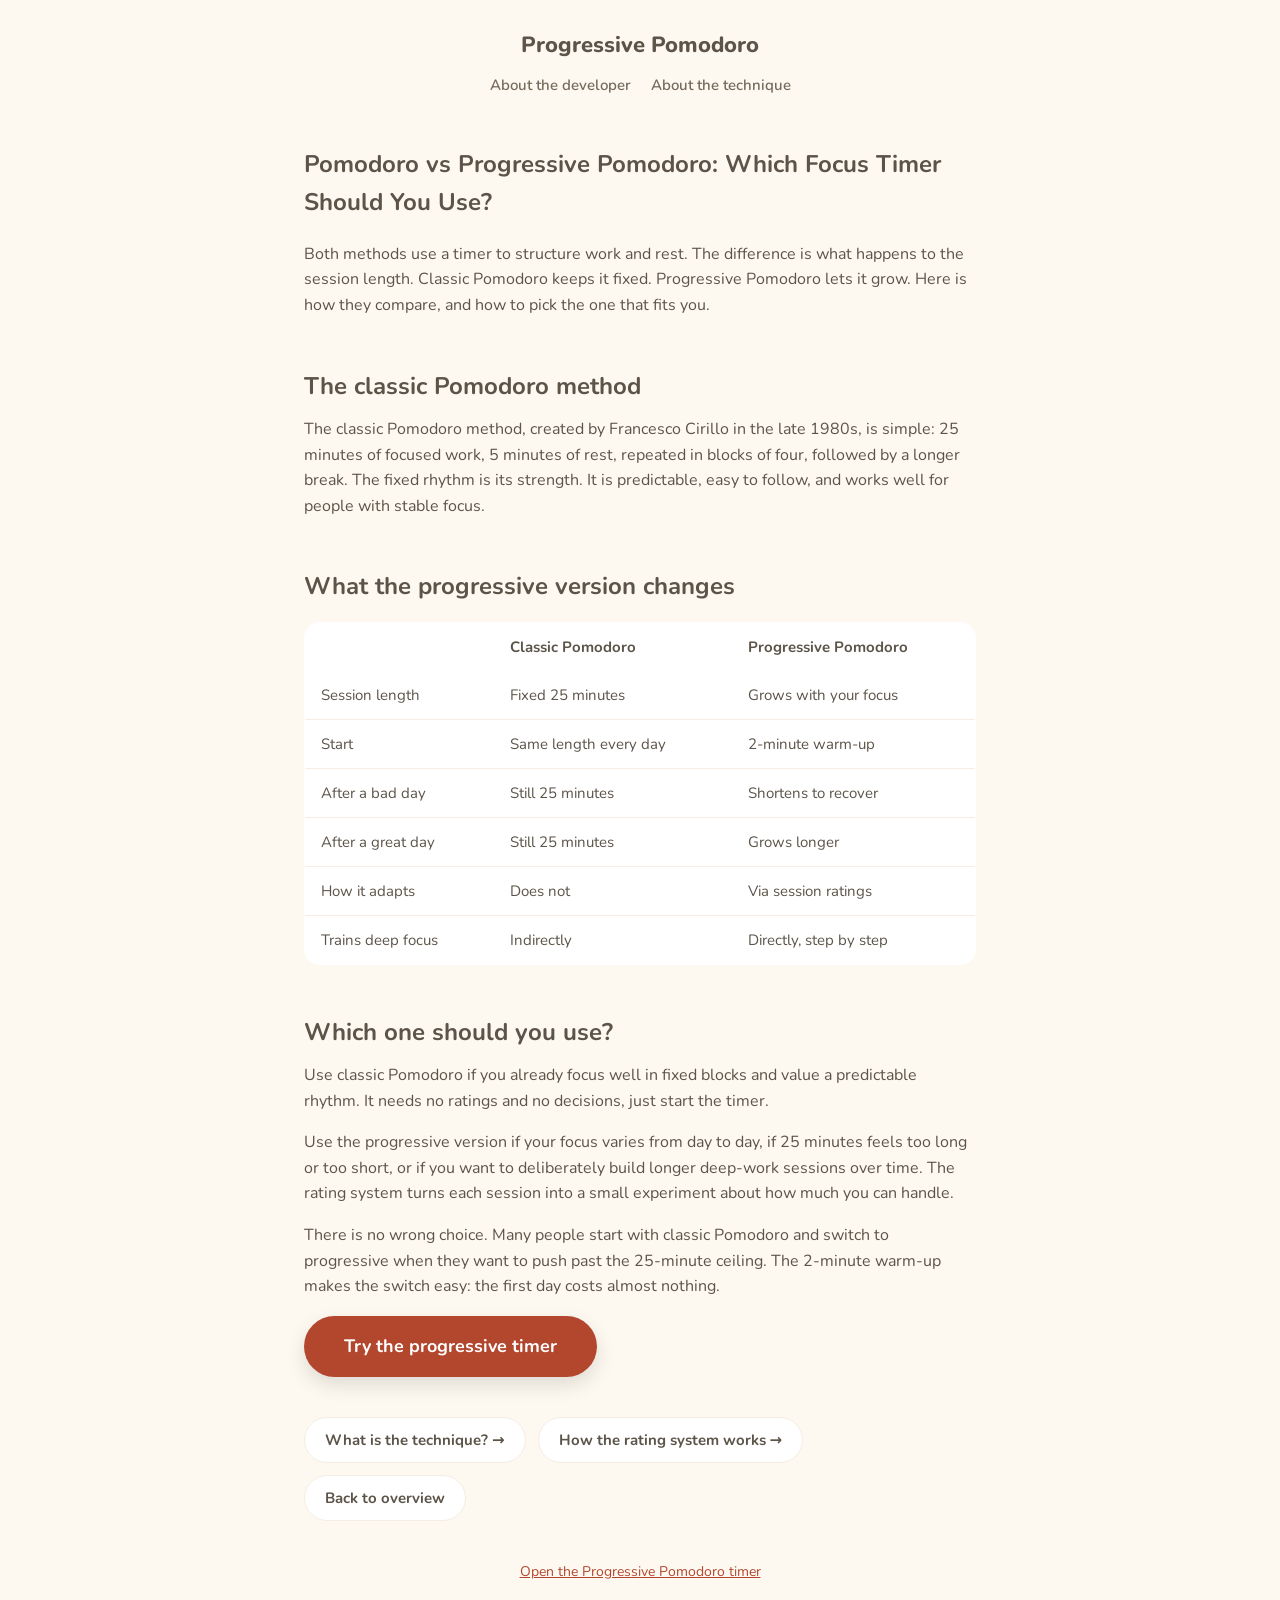
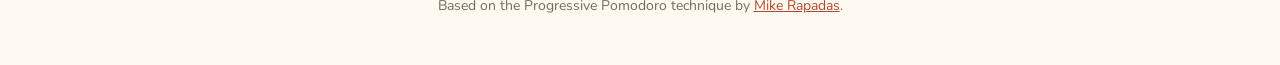
<file: progressive-pomodoro-vs-classic.html>
<!doctype html>
<html lang="en">
<head>
  <meta charset="utf-8">
  <meta name="viewport" content="width=device-width,initial-scale=1">
  <title>Pomodoro vs Progressive Pomodoro: Which Focus Timer Should You Use?</title>
  <meta name="description" content="Classic Pomodoro vs Progressive Pomodoro compared: fixed 25-minute blocks vs sessions that grow with your focus. See which one fits how you work.">
  <link rel="icon" href="images/favicon-32.png" sizes="32x32">
  <link rel="icon" type="image/svg+xml" href="images/logo.svg">
  <link rel="apple-touch-icon" href="images/apple-touch-icon.png">
  <link rel="canonical" href="https://progpomo.pages.dev/progressive-pomodoro-vs-classic.html">
  <link rel="preload" href="fonts/nunito-latin.woff2" as="font" type="font/woff2" crossorigin>
  <link rel="stylesheet" href="css/pages.css">
  <link rel="stylesheet" href="fonts/nunito.css">
  <meta property="og:title" content="Pomodoro vs Progressive Pomodoro: Which Focus Timer Should You Use?">
  <meta property="og:description" content="Fixed 25-minute blocks vs sessions that grow with your focus. See which one fits how you work.">
  <meta property="og:type" content="article">
  <meta property="og:url" content="https://progpomo.pages.dev/progressive-pomodoro-vs-classic.html">
  <meta property="og:image" content="https://progpomo.pages.dev/images/og.png">
  <meta property="og:image:width" content="1200">
  <meta property="og:image:height" content="630">
  <meta property="og:image:alt" content="Progressive Pomodoro, a free adaptive focus timer">
  <meta property="og:site_name" content="Progressive Pomodoro">
  <meta property="og:locale" content="en_US">
  <meta name="twitter:card" content="summary_large_image">
  <script type="application/ld+json">
  {
    "@context": "https://schema.org",
    "@type": "Article",
    "headline": "Pomodoro vs Progressive Pomodoro: Which Focus Timer Should You Use?",
    "description": "Classic Pomodoro vs Progressive Pomodoro compared: fixed 25-minute blocks vs sessions that grow with your focus.",
    "url": "https://progpomo.pages.dev/progressive-pomodoro-vs-classic.html",
    "author": {
      "@type": "Person",
      "name": "Muhammad Ibraheem",
      "url": "https://progpomo.pages.dev/about.html"
    },
    "publisher": {
      "@type": "Person",
      "name": "Muhammad Ibraheem",
      "url": "https://progpomo.pages.dev/about.html"
    },
    "mainEntityOfPage": "https://progpomo.pages.dev/progressive-pomodoro-vs-classic.html"
  }
  </script>
  <script type="application/ld+json">
  {
    "@context": "https://schema.org",
    "@type": "Person",
    "name": "Muhammad Ibraheem",
    "url": "https://progpomo.pages.dev/about.html",
    "sameAs": [
      "https://github.com/Effectforward",
      "https://www.linkedin.com/in/effectforward/"
    ]
  }
  </script>
</head>
<body>
  <header>
    <div class="wrap">
      <a class="logo" href="/">Progressive Pomodoro</a>
      <nav class="site-nav">
        <a href="about.html">About the developer</a>
        <a href="landing.html">About the technique</a>
      </nav>
    </div>
  </header>

  <main class="wrap">
    <article class="prose">
      <h1>Pomodoro vs Progressive Pomodoro: Which Focus Timer Should You Use?</h1>

      <p>Both methods use a timer to structure work and rest. The difference is what happens to the session length. Classic Pomodoro keeps it fixed. Progressive Pomodoro lets it grow. Here is how they compare, and how to pick the one that fits you.</p>

      <h2>The classic Pomodoro method</h2>
      <p>The classic Pomodoro method, created by Francesco Cirillo in the late 1980s, is simple: 25 minutes of focused work, 5 minutes of rest, repeated in blocks of four, followed by a longer break. The fixed rhythm is its strength. It is predictable, easy to follow, and works well for people with stable focus.</p>

      <h2>What the progressive version changes</h2>
      <table class="compare">
        <thead>
          <tr><th></th><th>Classic Pomodoro</th><th>Progressive Pomodoro</th></tr>
        </thead>
        <tbody>
          <tr><td>Session length</td><td>Fixed 25 minutes</td><td>Grows with your focus</td></tr>
          <tr><td>Start</td><td>Same length every day</td><td>2-minute warm-up</td></tr>
          <tr><td>After a bad day</td><td>Still 25 minutes</td><td>Shortens to recover</td></tr>
          <tr><td>After a great day</td><td>Still 25 minutes</td><td>Grows longer</td></tr>
          <tr><td>How it adapts</td><td>Does not</td><td>Via session ratings</td></tr>
          <tr><td>Trains deep focus</td><td>Indirectly</td><td>Directly, step by step</td></tr>
        </tbody>
      </table>

      <h2>Which one should you use?</h2>
      <p>Use classic Pomodoro if you already focus well in fixed blocks and value a predictable rhythm. It needs no ratings and no decisions, just start the timer.</p>
      <p>Use the progressive version if your focus varies from day to day, if 25 minutes feels too long or too short, or if you want to deliberately build longer deep-work sessions over time. The rating system turns each session into a small experiment about how much you can handle.</p>
      <p>There is no wrong choice. Many people start with classic Pomodoro and switch to progressive when they want to push past the 25-minute ceiling. The 2-minute warm-up makes the switch easy: the first day costs almost nothing.</p>

      <p><a class="cta" href="/">Try the progressive timer</a></p>
    </article>

    <nav class="pagination">
      <a href="progressive-pomodoro-technique.html">What is the technique? →</a>
      <a href="progressive-pomodoro-rating-system.html">How the rating system works →</a>
      <a href="landing.html">Back to overview</a>
    </nav>
  </main>

  <footer>
    <div class="wrap">
      <a href="/">Open the Progressive Pomodoro timer</a>
      <p>Based on the Progressive Pomodoro technique by <a href="https://www.youtube.com/watch?v=qtoysJSQTn8" rel="noopener" target="_blank">Mike Rapadas</a>.</p>
    </div>
  </footer>
</body>
</html>
</file>
<file: style.css>
@import url('./css/base.css');
@import url('./css/layout.css');
@import url('./css/timer.css');
@import url('./css/beats.css');
@import url('./css/rating.css');
@import url('./css/cards.css');
@import url('./css/stats.css');
@import url('./css/settings.css');
@import url('./css/animations.css');
@import url('./css/overlays.css');
@import url('./css/responsive.css');
</file>
<file: fonts/nunito.css>
/* Self-hosted Nunito — latin subset, 4 weights. Source: Google Fonts. */
@font-face {
  font-family: "Nunito";
  font-style: normal;
  font-weight: 400;
  font-display: swap;
  src: url("./nunito-latin.woff2") format("woff2");
}
@font-face {
  font-family: "Nunito";
  font-style: normal;
  font-weight: 600;
  font-display: swap;
  src: url("./nunito-latin.woff2") format("woff2");
}
@font-face {
  font-family: "Nunito";
  font-style: normal;
  font-weight: 700;
  font-display: swap;
  src: url("./nunito-latin.woff2") format("woff2");
}
@font-face {
  font-family: "Nunito";
  font-style: normal;
  font-weight: 800;
  font-display: swap;
  src: url("./nunito-latin.woff2") format("woff2");
}
</file>
<file: icons/regular.css>
@font-face {
  font-family: "Phosphor";
  src:
    url("./Phosphor.woff2") format("woff2");
  font-weight: normal;
  font-style: normal;
  font-display: block;
}

.ph {
  /* use !important to prevent issues with browser extensions that change fonts */
  font-family: "Phosphor" !important;
  speak: never;
  font-style: normal;
  font-weight: normal;
  font-variant: normal;
  text-transform: none;
  line-height: 1;

  /* Enable Ligatures ================ */
  letter-spacing: 0;
  -webkit-font-feature-settings: "liga";
  -moz-font-feature-settings: "liga=1";
  -moz-font-feature-settings: "liga";
  -ms-font-feature-settings: "liga" 1;
  font-feature-settings: "liga";
  -webkit-font-variant-ligatures: discretionary-ligatures;
  font-variant-ligatures: discretionary-ligatures;

  /* Better Font Rendering =========== */
  -webkit-font-smoothing: antialiased;
  -moz-osx-font-smoothing: grayscale;
}

.ph.ph-acorn:before {
  content: "\eb9a";
}
.ph.ph-address-book:before {
  content: "\e6f8";
}
.ph.ph-address-book-tabs:before {
  content: "\ee4e";
}
.ph.ph-air-traffic-control:before {
  content: "\ecd8";
}
.ph.ph-airplane:before {
  content: "\e002";
}
.ph.ph-airplane-in-flight:before {
  content: "\e4fe";
}
.ph.ph-airplane-landing:before {
  content: "\e502";
}
.ph.ph-airplane-takeoff:before {
  content: "\e504";
}
.ph.ph-airplane-taxiing:before {
  content: "\e500";
}
.ph.ph-airplane-tilt:before {
  content: "\e5d6";
}
.ph.ph-airplay:before {
  content: "\e004";
}
.ph.ph-alarm:before {
  content: "\e006";
}
.ph.ph-alien:before {
  content: "\e8a6";
}
.ph.ph-align-bottom:before {
  content: "\e506";
}
.ph.ph-align-bottom-simple:before {
  content: "\eb0c";
}
.ph.ph-align-center-horizontal:before {
  content: "\e50a";
}
.ph.ph-align-center-horizontal-simple:before {
  content: "\eb0e";
}
.ph.ph-align-center-vertical:before {
  content: "\e50c";
}
.ph.ph-align-center-vertical-simple:before {
  content: "\eb10";
}
.ph.ph-align-left:before {
  content: "\e50e";
}
.ph.ph-align-left-simple:before {
  content: "\eaee";
}
.ph.ph-align-right:before {
  content: "\e510";
}
.ph.ph-align-right-simple:before {
  content: "\eb12";
}
.ph.ph-align-top:before {
  content: "\e512";
}
.ph.ph-align-top-simple:before {
  content: "\eb14";
}
.ph.ph-amazon-logo:before {
  content: "\e96c";
}
.ph.ph-ambulance:before {
  content: "\e572";
}
.ph.ph-anchor:before {
  content: "\e514";
}
.ph.ph-anchor-simple:before {
  content: "\e5d8";
}
.ph.ph-android-logo:before {
  content: "\e008";
}
.ph.ph-angle:before {
  content: "\e7bc";
}
.ph.ph-angular-logo:before {
  content: "\eb80";
}
.ph.ph-aperture:before {
  content: "\e00a";
}
.ph.ph-app-store-logo:before {
  content: "\e974";
}
.ph.ph-app-window:before {
  content: "\e5da";
}
.ph.ph-apple-logo:before {
  content: "\e516";
}
.ph.ph-apple-podcasts-logo:before {
  content: "\eb96";
}
.ph.ph-approximate-equals:before {
  content: "\edaa";
}
.ph.ph-archive:before {
  content: "\e00c";
}
.ph.ph-armchair:before {
  content: "\e012";
}
.ph.ph-arrow-arc-left:before {
  content: "\e014";
}
.ph.ph-arrow-arc-right:before {
  content: "\e016";
}
.ph.ph-arrow-bend-double-up-left:before {
  content: "\e03a";
}
.ph.ph-arrow-bend-double-up-right:before {
  content: "\e03c";
}
.ph.ph-arrow-bend-down-left:before {
  content: "\e018";
}
.ph.ph-arrow-bend-down-right:before {
  content: "\e01a";
}
.ph.ph-arrow-bend-left-down:before {
  content: "\e01c";
}
.ph.ph-arrow-bend-left-up:before {
  content: "\e01e";
}
.ph.ph-arrow-bend-right-down:before {
  content: "\e020";
}
.ph.ph-arrow-bend-right-up:before {
  content: "\e022";
}
.ph.ph-arrow-bend-up-left:before {
  content: "\e024";
}
.ph.ph-arrow-bend-up-right:before {
  content: "\e026";
}
.ph.ph-arrow-circle-down:before {
  content: "\e028";
}
.ph.ph-arrow-circle-down-left:before {
  content: "\e02a";
}
.ph.ph-arrow-circle-down-right:before {
  content: "\e02c";
}
.ph.ph-arrow-circle-left:before {
  content: "\e05a";
}
.ph.ph-arrow-circle-right:before {
  content: "\e02e";
}
.ph.ph-arrow-circle-up:before {
  content: "\e030";
}
.ph.ph-arrow-circle-up-left:before {
  content: "\e032";
}
.ph.ph-arrow-circle-up-right:before {
  content: "\e034";
}
.ph.ph-arrow-clockwise:before {
  content: "\e036";
}
.ph.ph-arrow-counter-clockwise:before {
  content: "\e038";
}
.ph.ph-arrow-down:before {
  content: "\e03e";
}
.ph.ph-arrow-down-left:before {
  content: "\e040";
}
.ph.ph-arrow-down-right:before {
  content: "\e042";
}
.ph.ph-arrow-elbow-down-left:before {
  content: "\e044";
}
.ph.ph-arrow-elbow-down-right:before {
  content: "\e046";
}
.ph.ph-arrow-elbow-left:before {
  content: "\e048";
}
.ph.ph-arrow-elbow-left-down:before {
  content: "\e04a";
}
.ph.ph-arrow-elbow-left-up:before {
  content: "\e04c";
}
.ph.ph-arrow-elbow-right:before {
  content: "\e04e";
}
.ph.ph-arrow-elbow-right-down:before {
  content: "\e050";
}
.ph.ph-arrow-elbow-right-up:before {
  content: "\e052";
}
.ph.ph-arrow-elbow-up-left:before {
  content: "\e054";
}
.ph.ph-arrow-elbow-up-right:before {
  content: "\e056";
}
.ph.ph-arrow-fat-down:before {
  content: "\e518";
}
.ph.ph-arrow-fat-left:before {
  content: "\e51a";
}
.ph.ph-arrow-fat-line-down:before {
  content: "\e51c";
}
.ph.ph-arrow-fat-line-left:before {
  content: "\e51e";
}
.ph.ph-arrow-fat-line-right:before {
  content: "\e520";
}
.ph.ph-arrow-fat-line-up:before {
  content: "\e522";
}
.ph.ph-arrow-fat-lines-down:before {
  content: "\e524";
}
.ph.ph-arrow-fat-lines-left:before {
  content: "\e526";
}
.ph.ph-arrow-fat-lines-right:before {
  content: "\e528";
}
.ph.ph-arrow-fat-lines-up:before {
  content: "\e52a";
}
.ph.ph-arrow-fat-right:before {
  content: "\e52c";
}
.ph.ph-arrow-fat-up:before {
  content: "\e52e";
}
.ph.ph-arrow-left:before {
  content: "\e058";
}
.ph.ph-arrow-line-down:before {
  content: "\e05c";
}
.ph.ph-arrow-line-down-left:before {
  content: "\e05e";
}
.ph.ph-arrow-line-down-right:before {
  content: "\e060";
}
.ph.ph-arrow-line-left:before {
  content: "\e062";
}
.ph.ph-arrow-line-right:before {
  content: "\e064";
}
.ph.ph-arrow-line-up:before {
  content: "\e066";
}
.ph.ph-arrow-line-up-left:before {
  content: "\e068";
}
.ph.ph-arrow-line-up-right:before {
  content: "\e06a";
}
.ph.ph-arrow-right:before {
  content: "\e06c";
}
.ph.ph-arrow-square-down:before {
  content: "\e06e";
}
.ph.ph-arrow-square-down-left:before {
  content: "\e070";
}
.ph.ph-arrow-square-down-right:before {
  content: "\e072";
}
.ph.ph-arrow-square-in:before {
  content: "\e5dc";
}
.ph.ph-arrow-square-left:before {
  content: "\e074";
}
.ph.ph-arrow-square-out:before {
  content: "\e5de";
}
.ph.ph-arrow-square-right:before {
  content: "\e076";
}
.ph.ph-arrow-square-up:before {
  content: "\e078";
}
.ph.ph-arrow-square-up-left:before {
  content: "\e07a";
}
.ph.ph-arrow-square-up-right:before {
  content: "\e07c";
}
.ph.ph-arrow-u-down-left:before {
  content: "\e07e";
}
.ph.ph-arrow-u-down-right:before {
  content: "\e080";
}
.ph.ph-arrow-u-left-down:before {
  content: "\e082";
}
.ph.ph-arrow-u-left-up:before {
  content: "\e084";
}
.ph.ph-arrow-u-right-down:before {
  content: "\e086";
}
.ph.ph-arrow-u-right-up:before {
  content: "\e088";
}
.ph.ph-arrow-u-up-left:before {
  content: "\e08a";
}
.ph.ph-arrow-u-up-right:before {
  content: "\e08c";
}
.ph.ph-arrow-up:before {
  content: "\e08e";
}
.ph.ph-arrow-up-left:before {
  content: "\e090";
}
.ph.ph-arrow-up-right:before {
  content: "\e092";
}
.ph.ph-arrows-clockwise:before {
  content: "\e094";
}
.ph.ph-arrows-counter-clockwise:before {
  content: "\e096";
}
.ph.ph-arrows-down-up:before {
  content: "\e098";
}
.ph.ph-arrows-horizontal:before {
  content: "\eb06";
}
.ph.ph-arrows-in:before {
  content: "\e09a";
}
.ph.ph-arrows-in-cardinal:before {
  content: "\e09c";
}
.ph.ph-arrows-in-line-horizontal:before {
  content: "\e530";
}
.ph.ph-arrows-in-line-vertical:before {
  content: "\e532";
}
.ph.ph-arrows-in-simple:before {
  content: "\e09e";
}
.ph.ph-arrows-left-right:before {
  content: "\e0a0";
}
.ph.ph-arrows-merge:before {
  content: "\ed3e";
}
.ph.ph-arrows-out:before {
  content: "\e0a2";
}
.ph.ph-arrows-out-cardinal:before {
  content: "\e0a4";
}
.ph.ph-arrows-out-line-horizontal:before {
  content: "\e534";
}
.ph.ph-arrows-out-line-vertical:before {
  content: "\e536";
}
.ph.ph-arrows-out-simple:before {
  content: "\e0a6";
}
.ph.ph-arrows-split:before {
  content: "\ed3c";
}
.ph.ph-arrows-vertical:before {
  content: "\eb04";
}
.ph.ph-article:before {
  content: "\e0a8";
}
.ph.ph-article-medium:before {
  content: "\e5e0";
}
.ph.ph-article-ny-times:before {
  content: "\e5e2";
}
.ph.ph-asclepius:before {
  content: "\ee34";
}
.ph.ph-caduceus:before {
  content: "\ee34";
}
.ph.ph-asterisk:before {
  content: "\e0aa";
}
.ph.ph-asterisk-simple:before {
  content: "\e832";
}
.ph.ph-at:before {
  content: "\e0ac";
}
.ph.ph-atom:before {
  content: "\e5e4";
}
.ph.ph-avocado:before {
  content: "\ee04";
}
.ph.ph-axe:before {
  content: "\e9fc";
}
.ph.ph-baby:before {
  content: "\e774";
}
.ph.ph-baby-carriage:before {
  content: "\e818";
}
.ph.ph-backpack:before {
  content: "\e922";
}
.ph.ph-backspace:before {
  content: "\e0ae";
}
.ph.ph-bag:before {
  content: "\e0b0";
}
.ph.ph-bag-simple:before {
  content: "\e5e6";
}
.ph.ph-balloon:before {
  content: "\e76c";
}
.ph.ph-bandaids:before {
  content: "\e0b2";
}
.ph.ph-bank:before {
  content: "\e0b4";
}
.ph.ph-barbell:before {
  content: "\e0b6";
}
.ph.ph-barcode:before {
  content: "\e0b8";
}
.ph.ph-barn:before {
  content: "\ec72";
}
.ph.ph-barricade:before {
  content: "\e948";
}
.ph.ph-baseball:before {
  content: "\e71a";
}
.ph.ph-baseball-cap:before {
  content: "\ea28";
}
.ph.ph-baseball-helmet:before {
  content: "\ee4a";
}
.ph.ph-basket:before {
  content: "\e964";
}
.ph.ph-basketball:before {
  content: "\e724";
}
.ph.ph-bathtub:before {
  content: "\e81e";
}
.ph.ph-battery-charging:before {
  content: "\e0ba";
}
.ph.ph-battery-charging-vertical:before {
  content: "\e0bc";
}
.ph.ph-battery-empty:before {
  content: "\e0be";
}
.ph.ph-battery-full:before {
  content: "\e0c0";
}
.ph.ph-battery-high:before {
  content: "\e0c2";
}
.ph.ph-battery-low:before {
  content: "\e0c4";
}
.ph.ph-battery-medium:before {
  content: "\e0c6";
}
.ph.ph-battery-plus:before {
  content: "\e808";
}
.ph.ph-battery-plus-vertical:before {
  content: "\ec50";
}
.ph.ph-battery-vertical-empty:before {
  content: "\e7c6";
}
.ph.ph-battery-vertical-full:before {
  content: "\e7c4";
}
.ph.ph-battery-vertical-high:before {
  content: "\e7c2";
}
.ph.ph-battery-vertical-low:before {
  content: "\e7be";
}
.ph.ph-battery-vertical-medium:before {
  content: "\e7c0";
}
.ph.ph-battery-warning:before {
  content: "\e0c8";
}
.ph.ph-battery-warning-vertical:before {
  content: "\e0ca";
}
.ph.ph-beach-ball:before {
  content: "\ed24";
}
.ph.ph-beanie:before {
  content: "\ea2a";
}
.ph.ph-bed:before {
  content: "\e0cc";
}
.ph.ph-beer-bottle:before {
  content: "\e7b0";
}
.ph.ph-beer-stein:before {
  content: "\eb62";
}
.ph.ph-behance-logo:before {
  content: "\e7f4";
}
.ph.ph-bell:before {
  content: "\e0ce";
}
.ph.ph-bell-ringing:before {
  content: "\e5e8";
}
.ph.ph-bell-simple:before {
  content: "\e0d0";
}
.ph.ph-bell-simple-ringing:before {
  content: "\e5ea";
}
.ph.ph-bell-simple-slash:before {
  content: "\e0d2";
}
.ph.ph-bell-simple-z:before {
  content: "\e5ec";
}
.ph.ph-bell-slash:before {
  content: "\e0d4";
}
.ph.ph-bell-z:before {
  content: "\e5ee";
}
.ph.ph-belt:before {
  content: "\ea2c";
}
.ph.ph-bezier-curve:before {
  content: "\eb00";
}
.ph.ph-bicycle:before {
  content: "\e0d6";
}
.ph.ph-binary:before {
  content: "\ee60";
}
.ph.ph-binoculars:before {
  content: "\ea64";
}
.ph.ph-biohazard:before {
  content: "\e9e0";
}
.ph.ph-bird:before {
  content: "\e72c";
}
.ph.ph-blueprint:before {
  content: "\eda0";
}
.ph.ph-bluetooth:before {
  content: "\e0da";
}
.ph.ph-bluetooth-connected:before {
  content: "\e0dc";
}
.ph.ph-bluetooth-slash:before {
  content: "\e0de";
}
.ph.ph-bluetooth-x:before {
  content: "\e0e0";
}
.ph.ph-boat:before {
  content: "\e786";
}
.ph.ph-bomb:before {
  content: "\ee0a";
}
.ph.ph-bone:before {
  content: "\e7f2";
}
.ph.ph-book:before {
  content: "\e0e2";
}
.ph.ph-book-bookmark:before {
  content: "\e0e4";
}
.ph.ph-book-open:before {
  content: "\e0e6";
}
.ph.ph-book-open-text:before {
  content: "\e8f2";
}
.ph.ph-book-open-user:before {
  content: "\ede0";
}
.ph.ph-bookmark:before {
  content: "\e0e8";
}
.ph.ph-bookmark-simple:before {
  content: "\e0ea";
}
.ph.ph-bookmarks:before {
  content: "\e0ec";
}
.ph.ph-bookmarks-simple:before {
  content: "\e5f0";
}
.ph.ph-books:before {
  content: "\e758";
}
.ph.ph-boot:before {
  content: "\ecca";
}
.ph.ph-boules:before {
  content: "\e722";
}
.ph.ph-bounding-box:before {
  content: "\e6ce";
}
.ph.ph-bowl-food:before {
  content: "\eaa4";
}
.ph.ph-bowl-steam:before {
  content: "\e8e4";
}
.ph.ph-bowling-ball:before {
  content: "\ea34";
}
.ph.ph-box-arrow-down:before {
  content: "\e00e";
}
.ph.ph-archive-box:before {
  content: "\e00e";
}
.ph.ph-box-arrow-up:before {
  content: "\ee54";
}
.ph.ph-boxing-glove:before {
  content: "\ea36";
}
.ph.ph-brackets-angle:before {
  content: "\e862";
}
.ph.ph-brackets-curly:before {
  content: "\e860";
}
.ph.ph-brackets-round:before {
  content: "\e864";
}
.ph.ph-brackets-square:before {
  content: "\e85e";
}
.ph.ph-brain:before {
  content: "\e74e";
}
.ph.ph-brandy:before {
  content: "\e6b4";
}
.ph.ph-bread:before {
  content: "\e81c";
}
.ph.ph-bridge:before {
  content: "\ea68";
}
.ph.ph-briefcase:before {
  content: "\e0ee";
}
.ph.ph-briefcase-metal:before {
  content: "\e5f2";
}
.ph.ph-broadcast:before {
  content: "\e0f2";
}
.ph.ph-broom:before {
  content: "\ec54";
}
.ph.ph-browser:before {
  content: "\e0f4";
}
.ph.ph-browsers:before {
  content: "\e0f6";
}
.ph.ph-bug:before {
  content: "\e5f4";
}
.ph.ph-bug-beetle:before {
  content: "\e5f6";
}
.ph.ph-bug-droid:before {
  content: "\e5f8";
}
.ph.ph-building:before {
  content: "\e100";
}
.ph.ph-building-apartment:before {
  content: "\e0fe";
}
.ph.ph-building-office:before {
  content: "\e0ff";
}
.ph.ph-buildings:before {
  content: "\e102";
}
.ph.ph-bulldozer:before {
  content: "\ec6c";
}
.ph.ph-bus:before {
  content: "\e106";
}
.ph.ph-butterfly:before {
  content: "\ea6e";
}
.ph.ph-cable-car:before {
  content: "\e49c";
}
.ph.ph-cactus:before {
  content: "\e918";
}
.ph.ph-cake:before {
  content: "\e780";
}
.ph.ph-calculator:before {
  content: "\e538";
}
.ph.ph-calendar:before {
  content: "\e108";
}
.ph.ph-calendar-blank:before {
  content: "\e10a";
}
.ph.ph-calendar-check:before {
  content: "\e712";
}
.ph.ph-calendar-dot:before {
  content: "\e7b2";
}
.ph.ph-calendar-dots:before {
  content: "\e7b4";
}
.ph.ph-calendar-heart:before {
  content: "\e8b0";
}
.ph.ph-calendar-minus:before {
  content: "\ea14";
}
.ph.ph-calendar-plus:before {
  content: "\e714";
}
.ph.ph-calendar-slash:before {
  content: "\ea12";
}
.ph.ph-calendar-star:before {
  content: "\e8b2";
}
.ph.ph-calendar-x:before {
  content: "\e10c";
}
.ph.ph-call-bell:before {
  content: "\e7de";
}
.ph.ph-camera:before {
  content: "\e10e";
}
.ph.ph-camera-plus:before {
  content: "\ec58";
}
.ph.ph-camera-rotate:before {
  content: "\e7a4";
}
.ph.ph-camera-slash:before {
  content: "\e110";
}
.ph.ph-campfire:before {
  content: "\e9d8";
}
.ph.ph-car:before {
  content: "\e112";
}
.ph.ph-car-battery:before {
  content: "\ee30";
}
.ph.ph-car-profile:before {
  content: "\e8cc";
}
.ph.ph-car-simple:before {
  content: "\e114";
}
.ph.ph-cardholder:before {
  content: "\e5fa";
}
.ph.ph-cards:before {
  content: "\e0f8";
}
.ph.ph-cards-three:before {
  content: "\ee50";
}
.ph.ph-caret-circle-double-down:before {
  content: "\e116";
}
.ph.ph-caret-circle-double-left:before {
  content: "\e118";
}
.ph.ph-caret-circle-double-right:before {
  content: "\e11a";
}
.ph.ph-caret-circle-double-up:before {
  content: "\e11c";
}
.ph.ph-caret-circle-down:before {
  content: "\e11e";
}
.ph.ph-caret-circle-left:before {
  content: "\e120";
}
.ph.ph-caret-circle-right:before {
  content: "\e122";
}
.ph.ph-caret-circle-up:before {
  content: "\e124";
}
.ph.ph-caret-circle-up-down:before {
  content: "\e13e";
}
.ph.ph-caret-double-down:before {
  content: "\e126";
}
.ph.ph-caret-double-left:before {
  content: "\e128";
}
.ph.ph-caret-double-right:before {
  content: "\e12a";
}
.ph.ph-caret-double-up:before {
  content: "\e12c";
}
.ph.ph-caret-down:before {
  content: "\e136";
}
.ph.ph-caret-left:before {
  content: "\e138";
}
.ph.ph-caret-line-down:before {
  content: "\e134";
}
.ph.ph-caret-line-left:before {
  content: "\e132";
}
.ph.ph-caret-line-right:before {
  content: "\e130";
}
.ph.ph-caret-line-up:before {
  content: "\e12e";
}
.ph.ph-caret-right:before {
  content: "\e13a";
}
.ph.ph-caret-up:before {
  content: "\e13c";
}
.ph.ph-caret-up-down:before {
  content: "\e140";
}
.ph.ph-carrot:before {
  content: "\ed38";
}
.ph.ph-cash-register:before {
  content: "\ed80";
}
.ph.ph-cassette-tape:before {
  content: "\ed2e";
}
.ph.ph-castle-turret:before {
  content: "\e9d0";
}
.ph.ph-cat:before {
  content: "\e748";
}
.ph.ph-cell-signal-full:before {
  content: "\e142";
}
.ph.ph-cell-signal-high:before {
  content: "\e144";
}
.ph.ph-cell-signal-low:before {
  content: "\e146";
}
.ph.ph-cell-signal-medium:before {
  content: "\e148";
}
.ph.ph-cell-signal-none:before {
  content: "\e14a";
}
.ph.ph-cell-signal-slash:before {
  content: "\e14c";
}
.ph.ph-cell-signal-x:before {
  content: "\e14e";
}
.ph.ph-cell-tower:before {
  content: "\ebaa";
}
.ph.ph-certificate:before {
  content: "\e766";
}
.ph.ph-chair:before {
  content: "\e950";
}
.ph.ph-chalkboard:before {
  content: "\e5fc";
}
.ph.ph-chalkboard-simple:before {
  content: "\e5fe";
}
.ph.ph-chalkboard-teacher:before {
  content: "\e600";
}
.ph.ph-champagne:before {
  content: "\eaca";
}
.ph.ph-charging-station:before {
  content: "\e8d0";
}
.ph.ph-chart-bar:before {
  content: "\e150";
}
.ph.ph-chart-bar-horizontal:before {
  content: "\e152";
}
.ph.ph-chart-donut:before {
  content: "\eaa6";
}
.ph.ph-chart-line:before {
  content: "\e154";
}
.ph.ph-chart-line-down:before {
  content: "\e8b6";
}
.ph.ph-chart-line-up:before {
  content: "\e156";
}
.ph.ph-chart-pie:before {
  content: "\e158";
}
.ph.ph-chart-pie-slice:before {
  content: "\e15a";
}
.ph.ph-chart-polar:before {
  content: "\eaa8";
}
.ph.ph-chart-scatter:before {
  content: "\eaac";
}
.ph.ph-chat:before {
  content: "\e15c";
}
.ph.ph-chat-centered:before {
  content: "\e160";
}
.ph.ph-chat-centered-dots:before {
  content: "\e164";
}
.ph.ph-chat-centered-slash:before {
  content: "\e162";
}
.ph.ph-chat-centered-text:before {
  content: "\e166";
}
.ph.ph-chat-circle:before {
  content: "\e168";
}
.ph.ph-chat-circle-dots:before {
  content: "\e16c";
}
.ph.ph-chat-circle-slash:before {
  content: "\e16a";
}
.ph.ph-chat-circle-text:before {
  content: "\e16e";
}
.ph.ph-chat-dots:before {
  content: "\e170";
}
.ph.ph-chat-slash:before {
  content: "\e15e";
}
.ph.ph-chat-teardrop:before {
  content: "\e172";
}
.ph.ph-chat-teardrop-dots:before {
  content: "\e176";
}
.ph.ph-chat-teardrop-slash:before {
  content: "\e174";
}
.ph.ph-chat-teardrop-text:before {
  content: "\e178";
}
.ph.ph-chat-text:before {
  content: "\e17a";
}
.ph.ph-chats:before {
  content: "\e17c";
}
.ph.ph-chats-circle:before {
  content: "\e17e";
}
.ph.ph-chats-teardrop:before {
  content: "\e180";
}
.ph.ph-check:before {
  content: "\e182";
}
.ph.ph-check-circle:before {
  content: "\e184";
}
.ph.ph-check-fat:before {
  content: "\eba6";
}
.ph.ph-check-square:before {
  content: "\e186";
}
.ph.ph-check-square-offset:before {
  content: "\e188";
}
.ph.ph-checkerboard:before {
  content: "\e8c4";
}
.ph.ph-checks:before {
  content: "\e53a";
}
.ph.ph-cheers:before {
  content: "\ea4a";
}
.ph.ph-cheese:before {
  content: "\e9fe";
}
.ph.ph-chef-hat:before {
  content: "\ed8e";
}
.ph.ph-cherries:before {
  content: "\e830";
}
.ph.ph-church:before {
  content: "\ecea";
}
.ph.ph-cigarette:before {
  content: "\ed90";
}
.ph.ph-cigarette-slash:before {
  content: "\ed92";
}
.ph.ph-circle:before {
  content: "\e18a";
}
.ph.ph-circle-dashed:before {
  content: "\e602";
}
.ph.ph-circle-half:before {
  content: "\e18c";
}
.ph.ph-circle-half-tilt:before {
  content: "\e18e";
}
.ph.ph-circle-notch:before {
  content: "\eb44";
}
.ph.ph-circles-four:before {
  content: "\e190";
}
.ph.ph-circles-three:before {
  content: "\e192";
}
.ph.ph-circles-three-plus:before {
  content: "\e194";
}
.ph.ph-circuitry:before {
  content: "\e9c2";
}
.ph.ph-city:before {
  content: "\ea6a";
}
.ph.ph-clipboard:before {
  content: "\e196";
}
.ph.ph-clipboard-text:before {
  content: "\e198";
}
.ph.ph-clock:before {
  content: "\e19a";
}
.ph.ph-clock-afternoon:before {
  content: "\e19c";
}
.ph.ph-clock-clockwise:before {
  content: "\e19e";
}
.ph.ph-clock-countdown:before {
  content: "\ed2c";
}
.ph.ph-clock-counter-clockwise:before {
  content: "\e1a0";
}
.ph.ph-clock-user:before {
  content: "\edec";
}
.ph.ph-closed-captioning:before {
  content: "\e1a4";
}
.ph.ph-cloud:before {
  content: "\e1aa";
}
.ph.ph-cloud-arrow-down:before {
  content: "\e1ac";
}
.ph.ph-cloud-arrow-up:before {
  content: "\e1ae";
}
.ph.ph-cloud-check:before {
  content: "\e1b0";
}
.ph.ph-cloud-fog:before {
  content: "\e53c";
}
.ph.ph-cloud-lightning:before {
  content: "\e1b2";
}
.ph.ph-cloud-moon:before {
  content: "\e53e";
}
.ph.ph-cloud-rain:before {
  content: "\e1b4";
}
.ph.ph-cloud-slash:before {
  content: "\e1b6";
}
.ph.ph-cloud-snow:before {
  content: "\e1b8";
}
.ph.ph-cloud-sun:before {
  content: "\e540";
}
.ph.ph-cloud-warning:before {
  content: "\ea98";
}
.ph.ph-cloud-x:before {
  content: "\ea96";
}
.ph.ph-clover:before {
  content: "\edc8";
}
.ph.ph-club:before {
  content: "\e1ba";
}
.ph.ph-coat-hanger:before {
  content: "\e7fe";
}
.ph.ph-coda-logo:before {
  content: "\e7ce";
}
.ph.ph-code:before {
  content: "\e1bc";
}
.ph.ph-code-block:before {
  content: "\eafe";
}
.ph.ph-code-simple:before {
  content: "\e1be";
}
.ph.ph-codepen-logo:before {
  content: "\e978";
}
.ph.ph-codesandbox-logo:before {
  content: "\ea06";
}
.ph.ph-coffee:before {
  content: "\e1c2";
}
.ph.ph-coffee-bean:before {
  content: "\e1c0";
}
.ph.ph-coin:before {
  content: "\e60e";
}
.ph.ph-coin-vertical:before {
  content: "\eb48";
}
.ph.ph-coins:before {
  content: "\e78e";
}
.ph.ph-columns:before {
  content: "\e546";
}
.ph.ph-columns-plus-left:before {
  content: "\e544";
}
.ph.ph-columns-plus-right:before {
  content: "\e542";
}
.ph.ph-command:before {
  content: "\e1c4";
}
.ph.ph-compass:before {
  content: "\e1c8";
}
.ph.ph-compass-rose:before {
  content: "\e1c6";
}
.ph.ph-compass-tool:before {
  content: "\ea0e";
}
.ph.ph-computer-tower:before {
  content: "\e548";
}
.ph.ph-confetti:before {
  content: "\e81a";
}
.ph.ph-contactless-payment:before {
  content: "\ed42";
}
.ph.ph-control:before {
  content: "\eca6";
}
.ph.ph-cookie:before {
  content: "\e6ca";
}
.ph.ph-cooking-pot:before {
  content: "\e764";
}
.ph.ph-copy:before {
  content: "\e1ca";
}
.ph.ph-copy-simple:before {
  content: "\e1cc";
}
.ph.ph-copyleft:before {
  content: "\e86a";
}
.ph.ph-copyright:before {
  content: "\e54a";
}
.ph.ph-corners-in:before {
  content: "\e1ce";
}
.ph.ph-corners-out:before {
  content: "\e1d0";
}
.ph.ph-couch:before {
  content: "\e7f6";
}
.ph.ph-court-basketball:before {
  content: "\ee36";
}
.ph.ph-cow:before {
  content: "\eabe";
}
.ph.ph-cowboy-hat:before {
  content: "\ed12";
}
.ph.ph-cpu:before {
  content: "\e610";
}
.ph.ph-crane:before {
  content: "\ed48";
}
.ph.ph-crane-tower:before {
  content: "\ed49";
}
.ph.ph-credit-card:before {
  content: "\e1d2";
}
.ph.ph-cricket:before {
  content: "\ee12";
}
.ph.ph-crop:before {
  content: "\e1d4";
}
.ph.ph-cross:before {
  content: "\e8a0";
}
.ph.ph-crosshair:before {
  content: "\e1d6";
}
.ph.ph-crosshair-simple:before {
  content: "\e1d8";
}
.ph.ph-crown:before {
  content: "\e614";
}
.ph.ph-crown-cross:before {
  content: "\ee5e";
}
.ph.ph-crown-simple:before {
  content: "\e616";
}
.ph.ph-cube:before {
  content: "\e1da";
}
.ph.ph-cube-focus:before {
  content: "\ed0a";
}
.ph.ph-cube-transparent:before {
  content: "\ec7c";
}
.ph.ph-currency-btc:before {
  content: "\e618";
}
.ph.ph-currency-circle-dollar:before {
  content: "\e54c";
}
.ph.ph-currency-cny:before {
  content: "\e54e";
}
.ph.ph-currency-dollar:before {
  content: "\e550";
}
.ph.ph-currency-dollar-simple:before {
  content: "\e552";
}
.ph.ph-currency-eth:before {
  content: "\eada";
}
.ph.ph-currency-eur:before {
  content: "\e554";
}
.ph.ph-currency-gbp:before {
  content: "\e556";
}
.ph.ph-currency-inr:before {
  content: "\e558";
}
.ph.ph-currency-jpy:before {
  content: "\e55a";
}
.ph.ph-currency-krw:before {
  content: "\e55c";
}
.ph.ph-currency-kzt:before {
  content: "\ec4c";
}
.ph.ph-currency-ngn:before {
  content: "\eb52";
}
.ph.ph-currency-rub:before {
  content: "\e55e";
}
.ph.ph-cursor:before {
  content: "\e1dc";
}
.ph.ph-cursor-click:before {
  content: "\e7c8";
}
.ph.ph-cursor-text:before {
  content: "\e7d8";
}
.ph.ph-cylinder:before {
  content: "\e8fc";
}
.ph.ph-database:before {
  content: "\e1de";
}
.ph.ph-desk:before {
  content: "\ed16";
}
.ph.ph-desktop:before {
  content: "\e560";
}
.ph.ph-desktop-tower:before {
  content: "\e562";
}
.ph.ph-detective:before {
  content: "\e83e";
}
.ph.ph-dev-to-logo:before {
  content: "\ed0e";
}
.ph.ph-device-mobile:before {
  content: "\e1e0";
}
.ph.ph-device-mobile-camera:before {
  content: "\e1e2";
}
.ph.ph-device-mobile-slash:before {
  content: "\ee46";
}
.ph.ph-device-mobile-speaker:before {
  content: "\e1e4";
}
.ph.ph-device-rotate:before {
  content: "\edf2";
}
.ph.ph-device-tablet:before {
  content: "\e1e6";
}
.ph.ph-device-tablet-camera:before {
  content: "\e1e8";
}
.ph.ph-device-tablet-speaker:before {
  content: "\e1ea";
}
.ph.ph-devices:before {
  content: "\eba4";
}
.ph.ph-diamond:before {
  content: "\e1ec";
}
.ph.ph-diamonds-four:before {
  content: "\e8f4";
}
.ph.ph-dice-five:before {
  content: "\e1ee";
}
.ph.ph-dice-four:before {
  content: "\e1f0";
}
.ph.ph-dice-one:before {
  content: "\e1f2";
}
.ph.ph-dice-six:before {
  content: "\e1f4";
}
.ph.ph-dice-three:before {
  content: "\e1f6";
}
.ph.ph-dice-two:before {
  content: "\e1f8";
}
.ph.ph-disc:before {
  content: "\e564";
}
.ph.ph-disco-ball:before {
  content: "\ed98";
}
.ph.ph-discord-logo:before {
  content: "\e61a";
}
.ph.ph-divide:before {
  content: "\e1fa";
}
.ph.ph-dna:before {
  content: "\e924";
}
.ph.ph-dog:before {
  content: "\e74a";
}
.ph.ph-door:before {
  content: "\e61c";
}
.ph.ph-door-open:before {
  content: "\e7e6";
}
.ph.ph-dot:before {
  content: "\ecde";
}
.ph.ph-dot-outline:before {
  content: "\ece0";
}
.ph.ph-dots-nine:before {
  content: "\e1fc";
}
.ph.ph-dots-six:before {
  content: "\e794";
}
.ph.ph-dots-six-vertical:before {
  content: "\eae2";
}
.ph.ph-dots-three:before {
  content: "\e1fe";
}
.ph.ph-dots-three-circle:before {
  content: "\e200";
}
.ph.ph-dots-three-circle-vertical:before {
  content: "\e202";
}
.ph.ph-dots-three-outline:before {
  content: "\e204";
}
.ph.ph-dots-three-outline-vertical:before {
  content: "\e206";
}
.ph.ph-dots-three-vertical:before {
  content: "\e208";
}
.ph.ph-download:before {
  content: "\e20a";
}
.ph.ph-download-simple:before {
  content: "\e20c";
}
.ph.ph-dress:before {
  content: "\ea7e";
}
.ph.ph-dresser:before {
  content: "\e94e";
}
.ph.ph-dribbble-logo:before {
  content: "\e20e";
}
.ph.ph-drone:before {
  content: "\ed74";
}
.ph.ph-drop:before {
  content: "\e210";
}
.ph.ph-drop-half:before {
  content: "\e566";
}
.ph.ph-drop-half-bottom:before {
  content: "\eb40";
}
.ph.ph-drop-simple:before {
  content: "\ee32";
}
.ph.ph-drop-slash:before {
  content: "\e954";
}
.ph.ph-dropbox-logo:before {
  content: "\e7d0";
}
.ph.ph-ear:before {
  content: "\e70c";
}
.ph.ph-ear-slash:before {
  content: "\e70e";
}
.ph.ph-egg:before {
  content: "\e812";
}
.ph.ph-egg-crack:before {
  content: "\eb64";
}
.ph.ph-eject:before {
  content: "\e212";
}
.ph.ph-eject-simple:before {
  content: "\e6ae";
}
.ph.ph-elevator:before {
  content: "\ecc0";
}
.ph.ph-empty:before {
  content: "\edbc";
}
.ph.ph-engine:before {
  content: "\ea80";
}
.ph.ph-envelope:before {
  content: "\e214";
}
.ph.ph-envelope-open:before {
  content: "\e216";
}
.ph.ph-envelope-simple:before {
  content: "\e218";
}
.ph.ph-envelope-simple-open:before {
  content: "\e21a";
}
.ph.ph-equalizer:before {
  content: "\ebbc";
}
.ph.ph-equals:before {
  content: "\e21c";
}
.ph.ph-eraser:before {
  content: "\e21e";
}
.ph.ph-escalator-down:before {
  content: "\ecba";
}
.ph.ph-escalator-up:before {
  content: "\ecbc";
}
.ph.ph-exam:before {
  content: "\e742";
}
.ph.ph-exclamation-mark:before {
  content: "\ee44";
}
.ph.ph-exclude:before {
  content: "\e882";
}
.ph.ph-exclude-square:before {
  content: "\e880";
}
.ph.ph-export:before {
  content: "\eaf0";
}
.ph.ph-eye:before {
  content: "\e220";
}
.ph.ph-eye-closed:before {
  content: "\e222";
}
.ph.ph-eye-slash:before {
  content: "\e224";
}
.ph.ph-eyedropper:before {
  content: "\e568";
}
.ph.ph-eyedropper-sample:before {
  content: "\eac4";
}
.ph.ph-eyeglasses:before {
  content: "\e7ba";
}
.ph.ph-eyes:before {
  content: "\ee5c";
}
.ph.ph-face-mask:before {
  content: "\e56a";
}
.ph.ph-facebook-logo:before {
  content: "\e226";
}
.ph.ph-factory:before {
  content: "\e760";
}
.ph.ph-faders:before {
  content: "\e228";
}
.ph.ph-faders-horizontal:before {
  content: "\e22a";
}
.ph.ph-fallout-shelter:before {
  content: "\e9de";
}
.ph.ph-fan:before {
  content: "\e9f2";
}
.ph.ph-farm:before {
  content: "\ec70";
}
.ph.ph-fast-forward:before {
  content: "\e6a6";
}
.ph.ph-fast-forward-circle:before {
  content: "\e22c";
}
.ph.ph-feather:before {
  content: "\e9c0";
}
.ph.ph-fediverse-logo:before {
  content: "\ed66";
}
.ph.ph-figma-logo:before {
  content: "\e22e";
}
.ph.ph-file:before {
  content: "\e230";
}
.ph.ph-file-archive:before {
  content: "\eb2a";
}
.ph.ph-file-arrow-down:before {
  content: "\e232";
}
.ph.ph-file-arrow-up:before {
  content: "\e61e";
}
.ph.ph-file-audio:before {
  content: "\ea20";
}
.ph.ph-file-c:before {
  content: "\eb32";
}
.ph.ph-file-c-sharp:before {
  content: "\eb30";
}
.ph.ph-file-cloud:before {
  content: "\e95e";
}
.ph.ph-file-code:before {
  content: "\e914";
}
.ph.ph-file-cpp:before {
  content: "\eb2e";
}
.ph.ph-file-css:before {
  content: "\eb34";
}
.ph.ph-file-csv:before {
  content: "\eb1c";
}
.ph.ph-file-dashed:before {
  content: "\e704";
}
.ph.ph-file-dotted:before {
  content: "\e704";
}
.ph.ph-file-doc:before {
  content: "\eb1e";
}
.ph.ph-file-html:before {
  content: "\eb38";
}
.ph.ph-file-image:before {
  content: "\ea24";
}
.ph.ph-file-ini:before {
  content: "\eb33";
}
.ph.ph-file-jpg:before {
  content: "\eb1a";
}
.ph.ph-file-js:before {
  content: "\eb24";
}
.ph.ph-file-jsx:before {
  content: "\eb3a";
}
.ph.ph-file-lock:before {
  content: "\e95c";
}
.ph.ph-file-magnifying-glass:before {
  content: "\e238";
}
.ph.ph-file-search:before {
  content: "\e238";
}
.ph.ph-file-md:before {
  content: "\ed50";
}
.ph.ph-file-minus:before {
  content: "\e234";
}
.ph.ph-file-pdf:before {
  content: "\e702";
}
.ph.ph-file-plus:before {
  content: "\e236";
}
.ph.ph-file-png:before {
  content: "\eb18";
}
.ph.ph-file-ppt:before {
  content: "\eb20";
}
.ph.ph-file-py:before {
  content: "\eb2c";
}
.ph.ph-file-rs:before {
  content: "\eb28";
}
.ph.ph-file-sql:before {
  content: "\ed4e";
}
.ph.ph-file-svg:before {
  content: "\ed08";
}
.ph.ph-file-text:before {
  content: "\e23a";
}
.ph.ph-file-ts:before {
  content: "\eb26";
}
.ph.ph-file-tsx:before {
  content: "\eb3c";
}
.ph.ph-file-txt:before {
  content: "\eb35";
}
.ph.ph-file-video:before {
  content: "\ea22";
}
.ph.ph-file-vue:before {
  content: "\eb3e";
}
.ph.ph-file-x:before {
  content: "\e23c";
}
.ph.ph-file-xls:before {
  content: "\eb22";
}
.ph.ph-file-zip:before {
  content: "\e958";
}
.ph.ph-files:before {
  content: "\e710";
}
.ph.ph-film-reel:before {
  content: "\e8c0";
}
.ph.ph-film-script:before {
  content: "\eb50";
}
.ph.ph-film-slate:before {
  content: "\e8c2";
}
.ph.ph-film-strip:before {
  content: "\e792";
}
.ph.ph-fingerprint:before {
  content: "\e23e";
}
.ph.ph-fingerprint-simple:before {
  content: "\e240";
}
.ph.ph-finn-the-human:before {
  content: "\e56c";
}
.ph.ph-fire:before {
  content: "\e242";
}
.ph.ph-fire-extinguisher:before {
  content: "\e9e8";
}
.ph.ph-fire-simple:before {
  content: "\e620";
}
.ph.ph-fire-truck:before {
  content: "\e574";
}
.ph.ph-first-aid:before {
  content: "\e56e";
}
.ph.ph-first-aid-kit:before {
  content: "\e570";
}
.ph.ph-fish:before {
  content: "\e728";
}
.ph.ph-fish-simple:before {
  content: "\e72a";
}
.ph.ph-flag:before {
  content: "\e244";
}
.ph.ph-flag-banner:before {
  content: "\e622";
}
.ph.ph-flag-banner-fold:before {
  content: "\ecf2";
}
.ph.ph-flag-checkered:before {
  content: "\ea38";
}
.ph.ph-flag-pennant:before {
  content: "\ecf0";
}
.ph.ph-flame:before {
  content: "\e624";
}
.ph.ph-flashlight:before {
  content: "\e246";
}
.ph.ph-flask:before {
  content: "\e79e";
}
.ph.ph-flip-horizontal:before {
  content: "\ed6a";
}
.ph.ph-flip-vertical:before {
  content: "\ed6c";
}
.ph.ph-floppy-disk:before {
  content: "\e248";
}
.ph.ph-floppy-disk-back:before {
  content: "\eaf4";
}
.ph.ph-flow-arrow:before {
  content: "\e6ec";
}
.ph.ph-flower:before {
  content: "\e75e";
}
.ph.ph-flower-lotus:before {
  content: "\e6cc";
}
.ph.ph-flower-tulip:before {
  content: "\eacc";
}
.ph.ph-flying-saucer:before {
  content: "\eb4a";
}
.ph.ph-folder:before {
  content: "\e24a";
}
.ph.ph-folder-notch:before {
  content: "\e24a";
}
.ph.ph-folder-dashed:before {
  content: "\e8f8";
}
.ph.ph-folder-dotted:before {
  content: "\e8f8";
}
.ph.ph-folder-lock:before {
  content: "\ea3c";
}
.ph.ph-folder-minus:before {
  content: "\e254";
}
.ph.ph-folder-notch-minus:before {
  content: "\e254";
}
.ph.ph-folder-open:before {
  content: "\e256";
}
.ph.ph-folder-notch-open:before {
  content: "\e256";
}
.ph.ph-folder-plus:before {
  content: "\e258";
}
.ph.ph-folder-notch-plus:before {
  content: "\e258";
}
.ph.ph-folder-simple:before {
  content: "\e25a";
}
.ph.ph-folder-simple-dashed:before {
  content: "\ec2a";
}
.ph.ph-folder-simple-dotted:before {
  content: "\ec2a";
}
.ph.ph-folder-simple-lock:before {
  content: "\eb5e";
}
.ph.ph-folder-simple-minus:before {
  content: "\e25c";
}
.ph.ph-folder-simple-plus:before {
  content: "\e25e";
}
.ph.ph-folder-simple-star:before {
  content: "\ec2e";
}
.ph.ph-folder-simple-user:before {
  content: "\eb60";
}
.ph.ph-folder-star:before {
  content: "\ea86";
}
.ph.ph-folder-user:before {
  content: "\eb46";
}
.ph.ph-folders:before {
  content: "\e260";
}
.ph.ph-football:before {
  content: "\e718";
}
.ph.ph-football-helmet:before {
  content: "\ee4c";
}
.ph.ph-footprints:before {
  content: "\ea88";
}
.ph.ph-fork-knife:before {
  content: "\e262";
}
.ph.ph-four-k:before {
  content: "\ea5c";
}
.ph.ph-frame-corners:before {
  content: "\e626";
}
.ph.ph-framer-logo:before {
  content: "\e264";
}
.ph.ph-function:before {
  content: "\ebe4";
}
.ph.ph-funnel:before {
  content: "\e266";
}
.ph.ph-funnel-simple:before {
  content: "\e268";
}
.ph.ph-funnel-simple-x:before {
  content: "\e26a";
}
.ph.ph-funnel-x:before {
  content: "\e26c";
}
.ph.ph-game-controller:before {
  content: "\e26e";
}
.ph.ph-garage:before {
  content: "\ecd6";
}
.ph.ph-gas-can:before {
  content: "\e8ce";
}
.ph.ph-gas-pump:before {
  content: "\e768";
}
.ph.ph-gauge:before {
  content: "\e628";
}
.ph.ph-gavel:before {
  content: "\ea32";
}
.ph.ph-gear:before {
  content: "\e270";
}
.ph.ph-gear-fine:before {
  content: "\e87c";
}
.ph.ph-gear-six:before {
  content: "\e272";
}
.ph.ph-gender-female:before {
  content: "\e6e0";
}
.ph.ph-gender-intersex:before {
  content: "\e6e6";
}
.ph.ph-gender-male:before {
  content: "\e6e2";
}
.ph.ph-gender-neuter:before {
  content: "\e6ea";
}
.ph.ph-gender-nonbinary:before {
  content: "\e6e4";
}
.ph.ph-gender-transgender:before {
  content: "\e6e8";
}
.ph.ph-ghost:before {
  content: "\e62a";
}
.ph.ph-gif:before {
  content: "\e274";
}
.ph.ph-gift:before {
  content: "\e276";
}
.ph.ph-git-branch:before {
  content: "\e278";
}
.ph.ph-git-commit:before {
  content: "\e27a";
}
.ph.ph-git-diff:before {
  content: "\e27c";
}
.ph.ph-git-fork:before {
  content: "\e27e";
}
.ph.ph-git-merge:before {
  content: "\e280";
}
.ph.ph-git-pull-request:before {
  content: "\e282";
}
.ph.ph-github-logo:before {
  content: "\e576";
}
.ph.ph-gitlab-logo:before {
  content: "\e694";
}
.ph.ph-gitlab-logo-simple:before {
  content: "\e696";
}
.ph.ph-globe:before {
  content: "\e288";
}
.ph.ph-globe-hemisphere-east:before {
  content: "\e28a";
}
.ph.ph-globe-hemisphere-west:before {
  content: "\e28c";
}
.ph.ph-globe-simple:before {
  content: "\e28e";
}
.ph.ph-globe-simple-x:before {
  content: "\e284";
}
.ph.ph-globe-stand:before {
  content: "\e290";
}
.ph.ph-globe-x:before {
  content: "\e286";
}
.ph.ph-goggles:before {
  content: "\ecb4";
}
.ph.ph-golf:before {
  content: "\ea3e";
}
.ph.ph-goodreads-logo:before {
  content: "\ed10";
}
.ph.ph-google-cardboard-logo:before {
  content: "\e7b6";
}
.ph.ph-google-chrome-logo:before {
  content: "\e976";
}
.ph.ph-google-drive-logo:before {
  content: "\e8f6";
}
.ph.ph-google-logo:before {
  content: "\e292";
}
.ph.ph-google-photos-logo:before {
  content: "\eb92";
}
.ph.ph-google-play-logo:before {
  content: "\e294";
}
.ph.ph-google-podcasts-logo:before {
  content: "\eb94";
}
.ph.ph-gps:before {
  content: "\edd8";
}
.ph.ph-gps-fix:before {
  content: "\edd6";
}
.ph.ph-gps-slash:before {
  content: "\edd4";
}
.ph.ph-gradient:before {
  content: "\eb42";
}
.ph.ph-graduation-cap:before {
  content: "\e62c";
}
.ph.ph-grains:before {
  content: "\ec68";
}
.ph.ph-grains-slash:before {
  content: "\ec6a";
}
.ph.ph-graph:before {
  content: "\eb58";
}
.ph.ph-graphics-card:before {
  content: "\e612";
}
.ph.ph-greater-than:before {
  content: "\edc4";
}
.ph.ph-greater-than-or-equal:before {
  content: "\eda2";
}
.ph.ph-grid-four:before {
  content: "\e296";
}
.ph.ph-grid-nine:before {
  content: "\ec8c";
}
.ph.ph-guitar:before {
  content: "\ea8a";
}
.ph.ph-hair-dryer:before {
  content: "\ea66";
}
.ph.ph-hamburger:before {
  content: "\e790";
}
.ph.ph-hammer:before {
  content: "\e80e";
}
.ph.ph-hand:before {
  content: "\e298";
}
.ph.ph-hand-arrow-down:before {
  content: "\ea4e";
}
.ph.ph-hand-arrow-up:before {
  content: "\ee5a";
}
.ph.ph-hand-coins:before {
  content: "\ea8c";
}
.ph.ph-hand-deposit:before {
  content: "\ee82";
}
.ph.ph-hand-eye:before {
  content: "\ea4c";
}
.ph.ph-hand-fist:before {
  content: "\e57a";
}
.ph.ph-hand-grabbing:before {
  content: "\e57c";
}
.ph.ph-hand-heart:before {
  content: "\e810";
}
.ph.ph-hand-palm:before {
  content: "\e57e";
}
.ph.ph-hand-peace:before {
  content: "\e7cc";
}
.ph.ph-hand-pointing:before {
  content: "\e29a";
}
.ph.ph-hand-soap:before {
  content: "\e630";
}
.ph.ph-hand-swipe-left:before {
  content: "\ec94";
}
.ph.ph-hand-swipe-right:before {
  content: "\ec92";
}
.ph.ph-hand-tap:before {
  content: "\ec90";
}
.ph.ph-hand-waving:before {
  content: "\e580";
}
.ph.ph-hand-withdraw:before {
  content: "\ee80";
}
.ph.ph-handbag:before {
  content: "\e29c";
}
.ph.ph-handbag-simple:before {
  content: "\e62e";
}
.ph.ph-hands-clapping:before {
  content: "\e6a0";
}
.ph.ph-hands-praying:before {
  content: "\ecc8";
}
.ph.ph-handshake:before {
  content: "\e582";
}
.ph.ph-hard-drive:before {
  content: "\e29e";
}
.ph.ph-hard-drives:before {
  content: "\e2a0";
}
.ph.ph-hard-hat:before {
  content: "\ed46";
}
.ph.ph-hash:before {
  content: "\e2a2";
}
.ph.ph-hash-straight:before {
  content: "\e2a4";
}
.ph.ph-head-circuit:before {
  content: "\e7d4";
}
.ph.ph-headlights:before {
  content: "\e6fe";
}
.ph.ph-headphones:before {
  content: "\e2a6";
}
.ph.ph-headset:before {
  content: "\e584";
}
.ph.ph-heart:before {
  content: "\e2a8";
}
.ph.ph-heart-break:before {
  content: "\ebe8";
}
.ph.ph-heart-half:before {
  content: "\ec48";
}
.ph.ph-heart-straight:before {
  content: "\e2aa";
}
.ph.ph-heart-straight-break:before {
  content: "\eb98";
}
.ph.ph-heartbeat:before {
  content: "\e2ac";
}
.ph.ph-hexagon:before {
  content: "\e2ae";
}
.ph.ph-high-definition:before {
  content: "\ea8e";
}
.ph.ph-high-heel:before {
  content: "\e8e8";
}
.ph.ph-highlighter:before {
  content: "\ec76";
}
.ph.ph-highlighter-circle:before {
  content: "\e632";
}
.ph.ph-hockey:before {
  content: "\ec86";
}
.ph.ph-hoodie:before {
  content: "\ecd0";
}
.ph.ph-horse:before {
  content: "\e2b0";
}
.ph.ph-hospital:before {
  content: "\e844";
}
.ph.ph-hourglass:before {
  content: "\e2b2";
}
.ph.ph-hourglass-high:before {
  content: "\e2b4";
}
.ph.ph-hourglass-low:before {
  content: "\e2b6";
}
.ph.ph-hourglass-medium:before {
  content: "\e2b8";
}
.ph.ph-hourglass-simple:before {
  content: "\e2ba";
}
.ph.ph-hourglass-simple-high:before {
  content: "\e2bc";
}
.ph.ph-hourglass-simple-low:before {
  content: "\e2be";
}
.ph.ph-hourglass-simple-medium:before {
  content: "\e2c0";
}
.ph.ph-house:before {
  content: "\e2c2";
}
.ph.ph-house-line:before {
  content: "\e2c4";
}
.ph.ph-house-simple:before {
  content: "\e2c6";
}
.ph.ph-hurricane:before {
  content: "\e88e";
}
.ph.ph-ice-cream:before {
  content: "\e804";
}
.ph.ph-identification-badge:before {
  content: "\e6f6";
}
.ph.ph-identification-card:before {
  content: "\e2c8";
}
.ph.ph-image:before {
  content: "\e2ca";
}
.ph.ph-image-broken:before {
  content: "\e7a8";
}
.ph.ph-image-square:before {
  content: "\e2cc";
}
.ph.ph-images:before {
  content: "\e836";
}
.ph.ph-images-square:before {
  content: "\e834";
}
.ph.ph-infinity:before {
  content: "\e634";
}
.ph.ph-lemniscate:before {
  content: "\e634";
}
.ph.ph-info:before {
  content: "\e2ce";
}
.ph.ph-instagram-logo:before {
  content: "\e2d0";
}
.ph.ph-intersect:before {
  content: "\e2d2";
}
.ph.ph-intersect-square:before {
  content: "\e87a";
}
.ph.ph-intersect-three:before {
  content: "\ecc4";
}
.ph.ph-intersection:before {
  content: "\edba";
}
.ph.ph-invoice:before {
  content: "\ee42";
}
.ph.ph-island:before {
  content: "\ee06";
}
.ph.ph-jar:before {
  content: "\e7e0";
}
.ph.ph-jar-label:before {
  content: "\e7e1";
}
.ph.ph-jeep:before {
  content: "\e2d4";
}
.ph.ph-joystick:before {
  content: "\ea5e";
}
.ph.ph-kanban:before {
  content: "\eb54";
}
.ph.ph-key:before {
  content: "\e2d6";
}
.ph.ph-key-return:before {
  content: "\e782";
}
.ph.ph-keyboard:before {
  content: "\e2d8";
}
.ph.ph-keyhole:before {
  content: "\ea78";
}
.ph.ph-knife:before {
  content: "\e636";
}
.ph.ph-ladder:before {
  content: "\e9e4";
}
.ph.ph-ladder-simple:before {
  content: "\ec26";
}
.ph.ph-lamp:before {
  content: "\e638";
}
.ph.ph-lamp-pendant:before {
  content: "\ee2e";
}
.ph.ph-laptop:before {
  content: "\e586";
}
.ph.ph-lasso:before {
  content: "\edc6";
}
.ph.ph-lastfm-logo:before {
  content: "\e842";
}
.ph.ph-layout:before {
  content: "\e6d6";
}
.ph.ph-leaf:before {
  content: "\e2da";
}
.ph.ph-lectern:before {
  content: "\e95a";
}
.ph.ph-lego:before {
  content: "\e8c6";
}
.ph.ph-lego-smiley:before {
  content: "\e8c7";
}
.ph.ph-less-than:before {
  content: "\edac";
}
.ph.ph-less-than-or-equal:before {
  content: "\eda4";
}
.ph.ph-letter-circle-h:before {
  content: "\ebf8";
}
.ph.ph-letter-circle-p:before {
  content: "\ec08";
}
.ph.ph-letter-circle-v:before {
  content: "\ec14";
}
.ph.ph-lifebuoy:before {
  content: "\e63a";
}
.ph.ph-lightbulb:before {
  content: "\e2dc";
}
.ph.ph-lightbulb-filament:before {
  content: "\e63c";
}
.ph.ph-lighthouse:before {
  content: "\e9f6";
}
.ph.ph-lightning:before {
  content: "\e2de";
}
.ph.ph-lightning-a:before {
  content: "\ea84";
}
.ph.ph-lightning-slash:before {
  content: "\e2e0";
}
.ph.ph-line-segment:before {
  content: "\e6d2";
}
.ph.ph-line-segments:before {
  content: "\e6d4";
}
.ph.ph-line-vertical:before {
  content: "\ed70";
}
.ph.ph-link:before {
  content: "\e2e2";
}
.ph.ph-link-break:before {
  content: "\e2e4";
}
.ph.ph-link-simple:before {
  content: "\e2e6";
}
.ph.ph-link-simple-break:before {
  content: "\e2e8";
}
.ph.ph-link-simple-horizontal:before {
  content: "\e2ea";
}
.ph.ph-link-simple-horizontal-break:before {
  content: "\e2ec";
}
.ph.ph-linkedin-logo:before {
  content: "\e2ee";
}
.ph.ph-linktree-logo:before {
  content: "\edee";
}
.ph.ph-linux-logo:before {
  content: "\eb02";
}
.ph.ph-list:before {
  content: "\e2f0";
}
.ph.ph-list-bullets:before {
  content: "\e2f2";
}
.ph.ph-list-checks:before {
  content: "\eadc";
}
.ph.ph-list-dashes:before {
  content: "\e2f4";
}
.ph.ph-list-heart:before {
  content: "\ebde";
}
.ph.ph-list-magnifying-glass:before {
  content: "\ebe0";
}
.ph.ph-list-numbers:before {
  content: "\e2f6";
}
.ph.ph-list-plus:before {
  content: "\e2f8";
}
.ph.ph-list-star:before {
  content: "\ebdc";
}
.ph.ph-lock:before {
  content: "\e2fa";
}
.ph.ph-lock-key:before {
  content: "\e2fe";
}
.ph.ph-lock-key-open:before {
  content: "\e300";
}
.ph.ph-lock-laminated:before {
  content: "\e302";
}
.ph.ph-lock-laminated-open:before {
  content: "\e304";
}
.ph.ph-lock-open:before {
  content: "\e306";
}
.ph.ph-lock-simple:before {
  content: "\e308";
}
.ph.ph-lock-simple-open:before {
  content: "\e30a";
}
.ph.ph-lockers:before {
  content: "\ecb8";
}
.ph.ph-log:before {
  content: "\ed82";
}
.ph.ph-magic-wand:before {
  content: "\e6b6";
}
.ph.ph-magnet:before {
  content: "\e680";
}
.ph.ph-magnet-straight:before {
  content: "\e682";
}
.ph.ph-magnifying-glass:before {
  content: "\e30c";
}
.ph.ph-magnifying-glass-minus:before {
  content: "\e30e";
}
.ph.ph-magnifying-glass-plus:before {
  content: "\e310";
}
.ph.ph-mailbox:before {
  content: "\ec1e";
}
.ph.ph-map-pin:before {
  content: "\e316";
}
.ph.ph-map-pin-area:before {
  content: "\ee3a";
}
.ph.ph-map-pin-line:before {
  content: "\e318";
}
.ph.ph-map-pin-plus:before {
  content: "\e314";
}
.ph.ph-map-pin-simple:before {
  content: "\ee3e";
}
.ph.ph-map-pin-simple-area:before {
  content: "\ee3c";
}
.ph.ph-map-pin-simple-line:before {
  content: "\ee38";
}
.ph.ph-map-trifold:before {
  content: "\e31a";
}
.ph.ph-markdown-logo:before {
  content: "\e508";
}
.ph.ph-marker-circle:before {
  content: "\e640";
}
.ph.ph-martini:before {
  content: "\e31c";
}
.ph.ph-mask-happy:before {
  content: "\e9f4";
}
.ph.ph-mask-sad:before {
  content: "\eb9e";
}
.ph.ph-mastodon-logo:before {
  content: "\ed68";
}
.ph.ph-math-operations:before {
  content: "\e31e";
}
.ph.ph-matrix-logo:before {
  content: "\ed64";
}
.ph.ph-medal:before {
  content: "\e320";
}
.ph.ph-medal-military:before {
  content: "\ecfc";
}
.ph.ph-medium-logo:before {
  content: "\e322";
}
.ph.ph-megaphone:before {
  content: "\e324";
}
.ph.ph-megaphone-simple:before {
  content: "\e642";
}
.ph.ph-member-of:before {
  content: "\edc2";
}
.ph.ph-memory:before {
  content: "\e9c4";
}
.ph.ph-messenger-logo:before {
  content: "\e6d8";
}
.ph.ph-meta-logo:before {
  content: "\ed02";
}
.ph.ph-meteor:before {
  content: "\e9ba";
}
.ph.ph-metronome:before {
  content: "\ec8e";
}
.ph.ph-microphone:before {
  content: "\e326";
}
.ph.ph-microphone-slash:before {
  content: "\e328";
}
.ph.ph-microphone-stage:before {
  content: "\e75c";
}
.ph.ph-microscope:before {
  content: "\ec7a";
}
.ph.ph-microsoft-excel-logo:before {
  content: "\eb6c";
}
.ph.ph-microsoft-outlook-logo:before {
  content: "\eb70";
}
.ph.ph-microsoft-powerpoint-logo:before {
  content: "\eace";
}
.ph.ph-microsoft-teams-logo:before {
  content: "\eb66";
}
.ph.ph-microsoft-word-logo:before {
  content: "\eb6a";
}
.ph.ph-minus:before {
  content: "\e32a";
}
.ph.ph-minus-circle:before {
  content: "\e32c";
}
.ph.ph-minus-square:before {
  content: "\ed4c";
}
.ph.ph-money:before {
  content: "\e588";
}
.ph.ph-money-wavy:before {
  content: "\ee68";
}
.ph.ph-monitor:before {
  content: "\e32e";
}
.ph.ph-monitor-arrow-up:before {
  content: "\e58a";
}
.ph.ph-monitor-play:before {
  content: "\e58c";
}
.ph.ph-moon:before {
  content: "\e330";
}
.ph.ph-moon-stars:before {
  content: "\e58e";
}
.ph.ph-moped:before {
  content: "\e824";
}
.ph.ph-moped-front:before {
  content: "\e822";
}
.ph.ph-mosque:before {
  content: "\ecee";
}
.ph.ph-motorcycle:before {
  content: "\e80a";
}
.ph.ph-mountains:before {
  content: "\e7ae";
}
.ph.ph-mouse:before {
  content: "\e33a";
}
.ph.ph-mouse-left-click:before {
  content: "\e334";
}
.ph.ph-mouse-middle-click:before {
  content: "\e338";
}
.ph.ph-mouse-right-click:before {
  content: "\e336";
}
.ph.ph-mouse-scroll:before {
  content: "\e332";
}
.ph.ph-mouse-simple:before {
  content: "\e644";
}
.ph.ph-music-note:before {
  content: "\e33c";
}
.ph.ph-music-note-simple:before {
  content: "\e33e";
}
.ph.ph-music-notes:before {
  content: "\e340";
}
.ph.ph-music-notes-minus:before {
  content: "\ee0c";
}
.ph.ph-music-notes-plus:before {
  content: "\eb7c";
}
.ph.ph-music-notes-simple:before {
  content: "\e342";
}
.ph.ph-navigation-arrow:before {
  content: "\eade";
}
.ph.ph-needle:before {
  content: "\e82e";
}
.ph.ph-network:before {
  content: "\edde";
}
.ph.ph-network-slash:before {
  content: "\eddc";
}
.ph.ph-network-x:before {
  content: "\edda";
}
.ph.ph-newspaper:before {
  content: "\e344";
}
.ph.ph-newspaper-clipping:before {
  content: "\e346";
}
.ph.ph-not-equals:before {
  content: "\eda6";
}
.ph.ph-not-member-of:before {
  content: "\edae";
}
.ph.ph-not-subset-of:before {
  content: "\edb0";
}
.ph.ph-not-superset-of:before {
  content: "\edb2";
}
.ph.ph-notches:before {
  content: "\ed3a";
}
.ph.ph-note:before {
  content: "\e348";
}
.ph.ph-note-blank:before {
  content: "\e34a";
}
.ph.ph-note-pencil:before {
  content: "\e34c";
}
.ph.ph-notebook:before {
  content: "\e34e";
}
.ph.ph-notepad:before {
  content: "\e63e";
}
.ph.ph-notification:before {
  content: "\e6fa";
}
.ph.ph-notion-logo:before {
  content: "\e9a0";
}
.ph.ph-nuclear-plant:before {
  content: "\ed7c";
}
.ph.ph-number-circle-eight:before {
  content: "\e352";
}
.ph.ph-number-circle-five:before {
  content: "\e358";
}
.ph.ph-number-circle-four:before {
  content: "\e35e";
}
.ph.ph-number-circle-nine:before {
  content: "\e364";
}
.ph.ph-number-circle-one:before {
  content: "\e36a";
}
.ph.ph-number-circle-seven:before {
  content: "\e370";
}
.ph.ph-number-circle-six:before {
  content: "\e376";
}
.ph.ph-number-circle-three:before {
  content: "\e37c";
}
.ph.ph-number-circle-two:before {
  content: "\e382";
}
.ph.ph-number-circle-zero:before {
  content: "\e388";
}
.ph.ph-number-eight:before {
  content: "\e350";
}
.ph.ph-number-five:before {
  content: "\e356";
}
.ph.ph-number-four:before {
  content: "\e35c";
}
.ph.ph-number-nine:before {
  content: "\e362";
}
.ph.ph-number-one:before {
  content: "\e368";
}
.ph.ph-number-seven:before {
  content: "\e36e";
}
.ph.ph-number-six:before {
  content: "\e374";
}
.ph.ph-number-square-eight:before {
  content: "\e354";
}
.ph.ph-number-square-five:before {
  content: "\e35a";
}
.ph.ph-number-square-four:before {
  content: "\e360";
}
.ph.ph-number-square-nine:before {
  content: "\e366";
}
.ph.ph-number-square-one:before {
  content: "\e36c";
}
.ph.ph-number-square-seven:before {
  content: "\e372";
}
.ph.ph-number-square-six:before {
  content: "\e378";
}
.ph.ph-number-square-three:before {
  content: "\e37e";
}
.ph.ph-number-square-two:before {
  content: "\e384";
}
.ph.ph-number-square-zero:before {
  content: "\e38a";
}
.ph.ph-number-three:before {
  content: "\e37a";
}
.ph.ph-number-two:before {
  content: "\e380";
}
.ph.ph-number-zero:before {
  content: "\e386";
}
.ph.ph-numpad:before {
  content: "\e3c8";
}
.ph.ph-nut:before {
  content: "\e38c";
}
.ph.ph-ny-times-logo:before {
  content: "\e646";
}
.ph.ph-octagon:before {
  content: "\e38e";
}
.ph.ph-office-chair:before {
  content: "\ea46";
}
.ph.ph-onigiri:before {
  content: "\ee2c";
}
.ph.ph-open-ai-logo:before {
  content: "\e7d2";
}
.ph.ph-option:before {
  content: "\e8a8";
}
.ph.ph-orange:before {
  content: "\ee40";
}
.ph.ph-orange-slice:before {
  content: "\ed36";
}
.ph.ph-oven:before {
  content: "\ed8c";
}
.ph.ph-package:before {
  content: "\e390";
}
.ph.ph-paint-brush:before {
  content: "\e6f0";
}
.ph.ph-paint-brush-broad:before {
  content: "\e590";
}
.ph.ph-paint-brush-household:before {
  content: "\e6f2";
}
.ph.ph-paint-bucket:before {
  content: "\e392";
}
.ph.ph-paint-roller:before {
  content: "\e6f4";
}
.ph.ph-palette:before {
  content: "\e6c8";
}
.ph.ph-panorama:before {
  content: "\eaa2";
}
.ph.ph-pants:before {
  content: "\ec88";
}
.ph.ph-paper-plane:before {
  content: "\e394";
}
.ph.ph-paper-plane-right:before {
  content: "\e396";
}
.ph.ph-paper-plane-tilt:before {
  content: "\e398";
}
.ph.ph-paperclip:before {
  content: "\e39a";
}
.ph.ph-paperclip-horizontal:before {
  content: "\e592";
}
.ph.ph-parachute:before {
  content: "\ea7c";
}
.ph.ph-paragraph:before {
  content: "\e960";
}
.ph.ph-parallelogram:before {
  content: "\ecc6";
}
.ph.ph-park:before {
  content: "\ecb2";
}
.ph.ph-password:before {
  content: "\e752";
}
.ph.ph-path:before {
  content: "\e39c";
}
.ph.ph-patreon-logo:before {
  content: "\e98a";
}
.ph.ph-pause:before {
  content: "\e39e";
}
.ph.ph-pause-circle:before {
  content: "\e3a0";
}
.ph.ph-paw-print:before {
  content: "\e648";
}
.ph.ph-paypal-logo:before {
  content: "\e98c";
}
.ph.ph-peace:before {
  content: "\e3a2";
}
.ph.ph-pen:before {
  content: "\e3aa";
}
.ph.ph-pen-nib:before {
  content: "\e3ac";
}
.ph.ph-pen-nib-straight:before {
  content: "\e64a";
}
.ph.ph-pencil:before {
  content: "\e3ae";
}
.ph.ph-pencil-circle:before {
  content: "\e3b0";
}
.ph.ph-pencil-line:before {
  content: "\e3b2";
}
.ph.ph-pencil-ruler:before {
  content: "\e906";
}
.ph.ph-pencil-simple:before {
  content: "\e3b4";
}
.ph.ph-pencil-simple-line:before {
  content: "\ebc6";
}
.ph.ph-pencil-simple-slash:before {
  content: "\ecf6";
}
.ph.ph-pencil-slash:before {
  content: "\ecf8";
}
.ph.ph-pentagon:before {
  content: "\ec7e";
}
.ph.ph-pentagram:before {
  content: "\ec5c";
}
.ph.ph-pepper:before {
  content: "\e94a";
}
.ph.ph-percent:before {
  content: "\e3b6";
}
.ph.ph-person:before {
  content: "\e3a8";
}
.ph.ph-person-arms-spread:before {
  content: "\ecfe";
}
.ph.ph-person-simple:before {
  content: "\e72e";
}
.ph.ph-person-simple-bike:before {
  content: "\e734";
}
.ph.ph-person-simple-circle:before {
  content: "\ee58";
}
.ph.ph-person-simple-hike:before {
  content: "\ed54";
}
.ph.ph-person-simple-run:before {
  content: "\e730";
}
.ph.ph-person-simple-ski:before {
  content: "\e71c";
}
.ph.ph-person-simple-snowboard:before {
  content: "\e71e";
}
.ph.ph-person-simple-swim:before {
  content: "\e736";
}
.ph.ph-person-simple-tai-chi:before {
  content: "\ed5c";
}
.ph.ph-person-simple-throw:before {
  content: "\e732";
}
.ph.ph-person-simple-walk:before {
  content: "\e73a";
}
.ph.ph-perspective:before {
  content: "\ebe6";
}
.ph.ph-phone:before {
  content: "\e3b8";
}
.ph.ph-phone-call:before {
  content: "\e3ba";
}
.ph.ph-phone-disconnect:before {
  content: "\e3bc";
}
.ph.ph-phone-incoming:before {
  content: "\e3be";
}
.ph.ph-phone-list:before {
  content: "\e3cc";
}
.ph.ph-phone-outgoing:before {
  content: "\e3c0";
}
.ph.ph-phone-pause:before {
  content: "\e3ca";
}
.ph.ph-phone-plus:before {
  content: "\ec56";
}
.ph.ph-phone-slash:before {
  content: "\e3c2";
}
.ph.ph-phone-transfer:before {
  content: "\e3c6";
}
.ph.ph-phone-x:before {
  content: "\e3c4";
}
.ph.ph-phosphor-logo:before {
  content: "\e3ce";
}
.ph.ph-pi:before {
  content: "\ec80";
}
.ph.ph-piano-keys:before {
  content: "\e9c8";
}
.ph.ph-picnic-table:before {
  content: "\ee26";
}
.ph.ph-picture-in-picture:before {
  content: "\e64c";
}
.ph.ph-piggy-bank:before {
  content: "\ea04";
}
.ph.ph-pill:before {
  content: "\e700";
}
.ph.ph-ping-pong:before {
  content: "\ea42";
}
.ph.ph-pint-glass:before {
  content: "\edd0";
}
.ph.ph-pinterest-logo:before {
  content: "\e64e";
}
.ph.ph-pinwheel:before {
  content: "\eb9c";
}
.ph.ph-pipe:before {
  content: "\ed86";
}
.ph.ph-pipe-wrench:before {
  content: "\ed88";
}
.ph.ph-pix-logo:before {
  content: "\ecc2";
}
.ph.ph-pizza:before {
  content: "\e796";
}
.ph.ph-placeholder:before {
  content: "\e650";
}
.ph.ph-planet:before {
  content: "\e652";
}
.ph.ph-plant:before {
  content: "\ebae";
}
.ph.ph-play:before {
  content: "\e3d0";
}
.ph.ph-play-circle:before {
  content: "\e3d2";
}
.ph.ph-play-pause:before {
  content: "\e8be";
}
.ph.ph-playlist:before {
  content: "\e6aa";
}
.ph.ph-plug:before {
  content: "\e946";
}
.ph.ph-plug-charging:before {
  content: "\eb5c";
}
.ph.ph-plugs:before {
  content: "\eb56";
}
.ph.ph-plugs-connected:before {
  content: "\eb5a";
}
.ph.ph-plus:before {
  content: "\e3d4";
}
.ph.ph-plus-circle:before {
  content: "\e3d6";
}
.ph.ph-plus-minus:before {
  content: "\e3d8";
}
.ph.ph-plus-square:before {
  content: "\ed4a";
}
.ph.ph-poker-chip:before {
  content: "\e594";
}
.ph.ph-police-car:before {
  content: "\ec4a";
}
.ph.ph-polygon:before {
  content: "\e6d0";
}
.ph.ph-popcorn:before {
  content: "\eb4e";
}
.ph.ph-popsicle:before {
  content: "\ebbe";
}
.ph.ph-potted-plant:before {
  content: "\ec22";
}
.ph.ph-power:before {
  content: "\e3da";
}
.ph.ph-prescription:before {
  content: "\e7a2";
}
.ph.ph-presentation:before {
  content: "\e654";
}
.ph.ph-presentation-chart:before {
  content: "\e656";
}
.ph.ph-printer:before {
  content: "\e3dc";
}
.ph.ph-prohibit:before {
  content: "\e3de";
}
.ph.ph-prohibit-inset:before {
  content: "\e3e0";
}
.ph.ph-projector-screen:before {
  content: "\e658";
}
.ph.ph-projector-screen-chart:before {
  content: "\e65a";
}
.ph.ph-pulse:before {
  content: "\e000";
}
.ph.ph-activity:before {
  content: "\e000";
}
.ph.ph-push-pin:before {
  content: "\e3e2";
}
.ph.ph-push-pin-simple:before {
  content: "\e65c";
}
.ph.ph-push-pin-simple-slash:before {
  content: "\e65e";
}
.ph.ph-push-pin-slash:before {
  content: "\e3e4";
}
.ph.ph-puzzle-piece:before {
  content: "\e596";
}
.ph.ph-qr-code:before {
  content: "\e3e6";
}
.ph.ph-question:before {
  content: "\e3e8";
}
.ph.ph-question-mark:before {
  content: "\e3e9";
}
.ph.ph-queue:before {
  content: "\e6ac";
}
.ph.ph-quotes:before {
  content: "\e660";
}
.ph.ph-rabbit:before {
  content: "\eac2";
}
.ph.ph-racquet:before {
  content: "\ee02";
}
.ph.ph-radical:before {
  content: "\e3ea";
}
.ph.ph-radio:before {
  content: "\e77e";
}
.ph.ph-radio-button:before {
  content: "\eb08";
}
.ph.ph-radioactive:before {
  content: "\e9dc";
}
.ph.ph-rainbow:before {
  content: "\e598";
}
.ph.ph-rainbow-cloud:before {
  content: "\e59a";
}
.ph.ph-ranking:before {
  content: "\ed62";
}
.ph.ph-read-cv-logo:before {
  content: "\ed0c";
}
.ph.ph-receipt:before {
  content: "\e3ec";
}
.ph.ph-receipt-x:before {
  content: "\ed40";
}
.ph.ph-record:before {
  content: "\e3ee";
}
.ph.ph-rectangle:before {
  content: "\e3f0";
}
.ph.ph-rectangle-dashed:before {
  content: "\e3f2";
}
.ph.ph-recycle:before {
  content: "\e75a";
}
.ph.ph-reddit-logo:before {
  content: "\e59c";
}
.ph.ph-repeat:before {
  content: "\e3f6";
}
.ph.ph-repeat-once:before {
  content: "\e3f8";
}
.ph.ph-replit-logo:before {
  content: "\eb8a";
}
.ph.ph-resize:before {
  content: "\ed6e";
}
.ph.ph-rewind:before {
  content: "\e6a8";
}
.ph.ph-rewind-circle:before {
  content: "\e3fa";
}
.ph.ph-road-horizon:before {
  content: "\e838";
}
.ph.ph-robot:before {
  content: "\e762";
}
.ph.ph-rocket:before {
  content: "\e3fc";
}
.ph.ph-rocket-launch:before {
  content: "\e3fe";
}
.ph.ph-rows:before {
  content: "\e5a2";
}
.ph.ph-rows-plus-bottom:before {
  content: "\e59e";
}
.ph.ph-rows-plus-top:before {
  content: "\e5a0";
}
.ph.ph-rss:before {
  content: "\e400";
}
.ph.ph-rss-simple:before {
  content: "\e402";
}
.ph.ph-rug:before {
  content: "\ea1a";
}
.ph.ph-ruler:before {
  content: "\e6b8";
}
.ph.ph-sailboat:before {
  content: "\e78a";
}
.ph.ph-scales:before {
  content: "\e750";
}
.ph.ph-scan:before {
  content: "\ebb6";
}
.ph.ph-scan-smiley:before {
  content: "\ebb4";
}
.ph.ph-scissors:before {
  content: "\eae0";
}
.ph.ph-scooter:before {
  content: "\e820";
}
.ph.ph-screencast:before {
  content: "\e404";
}
.ph.ph-screwdriver:before {
  content: "\e86e";
}
.ph.ph-scribble:before {
  content: "\e806";
}
.ph.ph-scribble-loop:before {
  content: "\e662";
}
.ph.ph-scroll:before {
  content: "\eb7a";
}
.ph.ph-seal:before {
  content: "\e604";
}
.ph.ph-circle-wavy:before {
  content: "\e604";
}
.ph.ph-seal-check:before {
  content: "\e606";
}
.ph.ph-circle-wavy-check:before {
  content: "\e606";
}
.ph.ph-seal-percent:before {
  content: "\e60a";
}
.ph.ph-seal-question:before {
  content: "\e608";
}
.ph.ph-circle-wavy-question:before {
  content: "\e608";
}
.ph.ph-seal-warning:before {
  content: "\e60c";
}
.ph.ph-circle-wavy-warning:before {
  content: "\e60c";
}
.ph.ph-seat:before {
  content: "\eb8e";
}
.ph.ph-seatbelt:before {
  content: "\edfe";
}
.ph.ph-security-camera:before {
  content: "\eca4";
}
.ph.ph-selection:before {
  content: "\e69a";
}
.ph.ph-selection-all:before {
  content: "\e746";
}
.ph.ph-selection-background:before {
  content: "\eaf8";
}
.ph.ph-selection-foreground:before {
  content: "\eaf6";
}
.ph.ph-selection-inverse:before {
  content: "\e744";
}
.ph.ph-selection-plus:before {
  content: "\e69c";
}
.ph.ph-selection-slash:before {
  content: "\e69e";
}
.ph.ph-shapes:before {
  content: "\ec5e";
}
.ph.ph-share:before {
  content: "\e406";
}
.ph.ph-share-fat:before {
  content: "\ed52";
}
.ph.ph-share-network:before {
  content: "\e408";
}
.ph.ph-shield:before {
  content: "\e40a";
}
.ph.ph-shield-check:before {
  content: "\e40c";
}
.ph.ph-shield-checkered:before {
  content: "\e708";
}
.ph.ph-shield-chevron:before {
  content: "\e40e";
}
.ph.ph-shield-plus:before {
  content: "\e706";
}
.ph.ph-shield-slash:before {
  content: "\e410";
}
.ph.ph-shield-star:before {
  content: "\ec34";
}
.ph.ph-shield-warning:before {
  content: "\e412";
}
.ph.ph-shipping-container:before {
  content: "\e78c";
}
.ph.ph-shirt-folded:before {
  content: "\ea92";
}
.ph.ph-shooting-star:before {
  content: "\ecfa";
}
.ph.ph-shopping-bag:before {
  content: "\e416";
}
.ph.ph-shopping-bag-open:before {
  content: "\e418";
}
.ph.ph-shopping-cart:before {
  content: "\e41e";
}
.ph.ph-shopping-cart-simple:before {
  content: "\e420";
}
.ph.ph-shovel:before {
  content: "\e9e6";
}
.ph.ph-shower:before {
  content: "\e776";
}
.ph.ph-shrimp:before {
  content: "\eab4";
}
.ph.ph-shuffle:before {
  content: "\e422";
}
.ph.ph-shuffle-angular:before {
  content: "\e424";
}
.ph.ph-shuffle-simple:before {
  content: "\e426";
}
.ph.ph-sidebar:before {
  content: "\eab6";
}
.ph.ph-sidebar-simple:before {
  content: "\ec24";
}
.ph.ph-sigma:before {
  content: "\eab8";
}
.ph.ph-sign-in:before {
  content: "\e428";
}
.ph.ph-sign-out:before {
  content: "\e42a";
}
.ph.ph-signature:before {
  content: "\ebac";
}
.ph.ph-signpost:before {
  content: "\e89c";
}
.ph.ph-sim-card:before {
  content: "\e664";
}
.ph.ph-siren:before {
  content: "\e9b8";
}
.ph.ph-sketch-logo:before {
  content: "\e42c";
}
.ph.ph-skip-back:before {
  content: "\e5a4";
}
.ph.ph-skip-back-circle:before {
  content: "\e42e";
}
.ph.ph-skip-forward:before {
  content: "\e5a6";
}
.ph.ph-skip-forward-circle:before {
  content: "\e430";
}
.ph.ph-skull:before {
  content: "\e916";
}
.ph.ph-skype-logo:before {
  content: "\e8dc";
}
.ph.ph-slack-logo:before {
  content: "\e5a8";
}
.ph.ph-sliders:before {
  content: "\e432";
}
.ph.ph-sliders-horizontal:before {
  content: "\e434";
}
.ph.ph-slideshow:before {
  content: "\ed32";
}
.ph.ph-smiley:before {
  content: "\e436";
}
.ph.ph-smiley-angry:before {
  content: "\ec62";
}
.ph.ph-smiley-blank:before {
  content: "\e438";
}
.ph.ph-smiley-meh:before {
  content: "\e43a";
}
.ph.ph-smiley-melting:before {
  content: "\ee56";
}
.ph.ph-smiley-nervous:before {
  content: "\e43c";
}
.ph.ph-smiley-sad:before {
  content: "\e43e";
}
.ph.ph-smiley-sticker:before {
  content: "\e440";
}
.ph.ph-smiley-wink:before {
  content: "\e666";
}
.ph.ph-smiley-x-eyes:before {
  content: "\e442";
}
.ph.ph-snapchat-logo:before {
  content: "\e668";
}
.ph.ph-sneaker:before {
  content: "\e80c";
}
.ph.ph-sneaker-move:before {
  content: "\ed60";
}
.ph.ph-snowflake:before {
  content: "\e5aa";
}
.ph.ph-soccer-ball:before {
  content: "\e716";
}
.ph.ph-sock:before {
  content: "\ecce";
}
.ph.ph-solar-panel:before {
  content: "\ed7a";
}
.ph.ph-solar-roof:before {
  content: "\ed7b";
}
.ph.ph-sort-ascending:before {
  content: "\e444";
}
.ph.ph-sort-descending:before {
  content: "\e446";
}
.ph.ph-soundcloud-logo:before {
  content: "\e8de";
}
.ph.ph-spade:before {
  content: "\e448";
}
.ph.ph-sparkle:before {
  content: "\e6a2";
}
.ph.ph-speaker-hifi:before {
  content: "\ea08";
}
.ph.ph-speaker-high:before {
  content: "\e44a";
}
.ph.ph-speaker-low:before {
  content: "\e44c";
}
.ph.ph-speaker-none:before {
  content: "\e44e";
}
.ph.ph-speaker-simple-high:before {
  content: "\e450";
}
.ph.ph-speaker-simple-low:before {
  content: "\e452";
}
.ph.ph-speaker-simple-none:before {
  content: "\e454";
}
.ph.ph-speaker-simple-slash:before {
  content: "\e456";
}
.ph.ph-speaker-simple-x:before {
  content: "\e458";
}
.ph.ph-speaker-slash:before {
  content: "\e45a";
}
.ph.ph-speaker-x:before {
  content: "\e45c";
}
.ph.ph-speedometer:before {
  content: "\ee74";
}
.ph.ph-sphere:before {
  content: "\ee66";
}
.ph.ph-spinner:before {
  content: "\e66a";
}
.ph.ph-spinner-ball:before {
  content: "\ee28";
}
.ph.ph-spinner-gap:before {
  content: "\e66c";
}
.ph.ph-spiral:before {
  content: "\e9fa";
}
.ph.ph-split-horizontal:before {
  content: "\e872";
}
.ph.ph-split-vertical:before {
  content: "\e876";
}
.ph.ph-spotify-logo:before {
  content: "\e66e";
}
.ph.ph-spray-bottle:before {
  content: "\e7e4";
}
.ph.ph-square:before {
  content: "\e45e";
}
.ph.ph-square-half:before {
  content: "\e462";
}
.ph.ph-square-half-bottom:before {
  content: "\eb16";
}
.ph.ph-square-logo:before {
  content: "\e690";
}
.ph.ph-square-split-horizontal:before {
  content: "\e870";
}
.ph.ph-square-split-vertical:before {
  content: "\e874";
}
.ph.ph-squares-four:before {
  content: "\e464";
}
.ph.ph-stack:before {
  content: "\e466";
}
.ph.ph-stack-minus:before {
  content: "\edf4";
}
.ph.ph-stack-overflow-logo:before {
  content: "\eb78";
}
.ph.ph-stack-plus:before {
  content: "\edf6";
}
.ph.ph-stack-simple:before {
  content: "\e468";
}
.ph.ph-stairs:before {
  content: "\e8ec";
}
.ph.ph-stamp:before {
  content: "\ea48";
}
.ph.ph-standard-definition:before {
  content: "\ea90";
}
.ph.ph-star:before {
  content: "\e46a";
}
.ph.ph-star-and-crescent:before {
  content: "\ecf4";
}
.ph.ph-star-four:before {
  content: "\e6a4";
}
.ph.ph-star-half:before {
  content: "\e70a";
}
.ph.ph-star-of-david:before {
  content: "\e89e";
}
.ph.ph-steam-logo:before {
  content: "\ead4";
}
.ph.ph-steering-wheel:before {
  content: "\e9ac";
}
.ph.ph-steps:before {
  content: "\ecbe";
}
.ph.ph-stethoscope:before {
  content: "\e7ea";
}
.ph.ph-sticker:before {
  content: "\e5ac";
}
.ph.ph-stool:before {
  content: "\ea44";
}
.ph.ph-stop:before {
  content: "\e46c";
}
.ph.ph-stop-circle:before {
  content: "\e46e";
}
.ph.ph-storefront:before {
  content: "\e470";
}
.ph.ph-strategy:before {
  content: "\ea3a";
}
.ph.ph-stripe-logo:before {
  content: "\e698";
}
.ph.ph-student:before {
  content: "\e73e";
}
.ph.ph-subset-of:before {
  content: "\edc0";
}
.ph.ph-subset-proper-of:before {
  content: "\edb6";
}
.ph.ph-subtitles:before {
  content: "\e1a8";
}
.ph.ph-subtitles-slash:before {
  content: "\e1a6";
}
.ph.ph-subtract:before {
  content: "\ebd6";
}
.ph.ph-subtract-square:before {
  content: "\ebd4";
}
.ph.ph-subway:before {
  content: "\e498";
}
.ph.ph-suitcase:before {
  content: "\e5ae";
}
.ph.ph-suitcase-rolling:before {
  content: "\e9b0";
}
.ph.ph-suitcase-simple:before {
  content: "\e5b0";
}
.ph.ph-sun:before {
  content: "\e472";
}
.ph.ph-sun-dim:before {
  content: "\e474";
}
.ph.ph-sun-horizon:before {
  content: "\e5b6";
}
.ph.ph-sunglasses:before {
  content: "\e816";
}
.ph.ph-superset-of:before {
  content: "\edb8";
}
.ph.ph-superset-proper-of:before {
  content: "\edb4";
}
.ph.ph-swap:before {
  content: "\e83c";
}
.ph.ph-swatches:before {
  content: "\e5b8";
}
.ph.ph-swimming-pool:before {
  content: "\ecb6";
}
.ph.ph-sword:before {
  content: "\e5ba";
}
.ph.ph-synagogue:before {
  content: "\ecec";
}
.ph.ph-syringe:before {
  content: "\e968";
}
.ph.ph-t-shirt:before {
  content: "\e670";
}
.ph.ph-table:before {
  content: "\e476";
}
.ph.ph-tabs:before {
  content: "\e778";
}
.ph.ph-tag:before {
  content: "\e478";
}
.ph.ph-tag-chevron:before {
  content: "\e672";
}
.ph.ph-tag-simple:before {
  content: "\e47a";
}
.ph.ph-target:before {
  content: "\e47c";
}
.ph.ph-taxi:before {
  content: "\e902";
}
.ph.ph-tea-bag:before {
  content: "\e8e6";
}
.ph.ph-telegram-logo:before {
  content: "\e5bc";
}
.ph.ph-television:before {
  content: "\e754";
}
.ph.ph-television-simple:before {
  content: "\eae6";
}
.ph.ph-tennis-ball:before {
  content: "\e720";
}
.ph.ph-tent:before {
  content: "\e8ba";
}
.ph.ph-terminal:before {
  content: "\e47e";
}
.ph.ph-terminal-window:before {
  content: "\eae8";
}
.ph.ph-test-tube:before {
  content: "\e7a0";
}
.ph.ph-text-a-underline:before {
  content: "\ed34";
}
.ph.ph-text-aa:before {
  content: "\e6ee";
}
.ph.ph-text-align-center:before {
  content: "\e480";
}
.ph.ph-text-align-justify:before {
  content: "\e482";
}
.ph.ph-text-align-left:before {
  content: "\e484";
}
.ph.ph-text-align-right:before {
  content: "\e486";
}
.ph.ph-text-b:before {
  content: "\e5be";
}
.ph.ph-text-bolder:before {
  content: "\e5be";
}
.ph.ph-text-columns:before {
  content: "\ec96";
}
.ph.ph-text-h:before {
  content: "\e6ba";
}
.ph.ph-text-h-five:before {
  content: "\e6c4";
}
.ph.ph-text-h-four:before {
  content: "\e6c2";
}
.ph.ph-text-h-one:before {
  content: "\e6bc";
}
.ph.ph-text-h-six:before {
  content: "\e6c6";
}
.ph.ph-text-h-three:before {
  content: "\e6c0";
}
.ph.ph-text-h-two:before {
  content: "\e6be";
}
.ph.ph-text-indent:before {
  content: "\ea1e";
}
.ph.ph-text-italic:before {
  content: "\e5c0";
}
.ph.ph-text-outdent:before {
  content: "\ea1c";
}
.ph.ph-text-strikethrough:before {
  content: "\e5c2";
}
.ph.ph-text-subscript:before {
  content: "\ec98";
}
.ph.ph-text-superscript:before {
  content: "\ec9a";
}
.ph.ph-text-t:before {
  content: "\e48a";
}
.ph.ph-text-t-slash:before {
  content: "\e488";
}
.ph.ph-text-underline:before {
  content: "\e5c4";
}
.ph.ph-textbox:before {
  content: "\eb0a";
}
.ph.ph-thermometer:before {
  content: "\e5c6";
}
.ph.ph-thermometer-cold:before {
  content: "\e5c8";
}
.ph.ph-thermometer-hot:before {
  content: "\e5ca";
}
.ph.ph-thermometer-simple:before {
  content: "\e5cc";
}
.ph.ph-threads-logo:before {
  content: "\ed9e";
}
.ph.ph-three-d:before {
  content: "\ea5a";
}
.ph.ph-thumbs-down:before {
  content: "\e48c";
}
.ph.ph-thumbs-up:before {
  content: "\e48e";
}
.ph.ph-ticket:before {
  content: "\e490";
}
.ph.ph-tidal-logo:before {
  content: "\ed1c";
}
.ph.ph-tiktok-logo:before {
  content: "\eaf2";
}
.ph.ph-tilde:before {
  content: "\eda8";
}
.ph.ph-timer:before {
  content: "\e492";
}
.ph.ph-tip-jar:before {
  content: "\e7e2";
}
.ph.ph-tipi:before {
  content: "\ed30";
}
.ph.ph-tire:before {
  content: "\edd2";
}
.ph.ph-toggle-left:before {
  content: "\e674";
}
.ph.ph-toggle-right:before {
  content: "\e676";
}
.ph.ph-toilet:before {
  content: "\e79a";
}
.ph.ph-toilet-paper:before {
  content: "\e79c";
}
.ph.ph-toolbox:before {
  content: "\eca0";
}
.ph.ph-tooth:before {
  content: "\e9cc";
}
.ph.ph-tornado:before {
  content: "\e88c";
}
.ph.ph-tote:before {
  content: "\e494";
}
.ph.ph-tote-simple:before {
  content: "\e678";
}
.ph.ph-towel:before {
  content: "\ede6";
}
.ph.ph-tractor:before {
  content: "\ec6e";
}
.ph.ph-trademark:before {
  content: "\e9f0";
}
.ph.ph-trademark-registered:before {
  content: "\e3f4";
}
.ph.ph-traffic-cone:before {
  content: "\e9a8";
}
.ph.ph-traffic-sign:before {
  content: "\e67a";
}
.ph.ph-traffic-signal:before {
  content: "\e9aa";
}
.ph.ph-train:before {
  content: "\e496";
}
.ph.ph-train-regional:before {
  content: "\e49e";
}
.ph.ph-train-simple:before {
  content: "\e4a0";
}
.ph.ph-tram:before {
  content: "\e9ec";
}
.ph.ph-translate:before {
  content: "\e4a2";
}
.ph.ph-trash:before {
  content: "\e4a6";
}
.ph.ph-trash-simple:before {
  content: "\e4a8";
}
.ph.ph-tray:before {
  content: "\e4aa";
}
.ph.ph-tray-arrow-down:before {
  content: "\e010";
}
.ph.ph-archive-tray:before {
  content: "\e010";
}
.ph.ph-tray-arrow-up:before {
  content: "\ee52";
}
.ph.ph-treasure-chest:before {
  content: "\ede2";
}
.ph.ph-tree:before {
  content: "\e6da";
}
.ph.ph-tree-evergreen:before {
  content: "\e6dc";
}
.ph.ph-tree-palm:before {
  content: "\e91a";
}
.ph.ph-tree-structure:before {
  content: "\e67c";
}
.ph.ph-tree-view:before {
  content: "\ee48";
}
.ph.ph-trend-down:before {
  content: "\e4ac";
}
.ph.ph-trend-up:before {
  content: "\e4ae";
}
.ph.ph-triangle:before {
  content: "\e4b0";
}
.ph.ph-triangle-dashed:before {
  content: "\e4b2";
}
.ph.ph-trolley:before {
  content: "\e5b2";
}
.ph.ph-trolley-suitcase:before {
  content: "\e5b4";
}
.ph.ph-trophy:before {
  content: "\e67e";
}
.ph.ph-truck:before {
  content: "\e4b4";
}
.ph.ph-truck-trailer:before {
  content: "\e4b6";
}
.ph.ph-tumblr-logo:before {
  content: "\e8d4";
}
.ph.ph-twitch-logo:before {
  content: "\e5ce";
}
.ph.ph-twitter-logo:before {
  content: "\e4ba";
}
.ph.ph-umbrella:before {
  content: "\e684";
}
.ph.ph-umbrella-simple:before {
  content: "\e686";
}
.ph.ph-union:before {
  content: "\edbe";
}
.ph.ph-unite:before {
  content: "\e87e";
}
.ph.ph-unite-square:before {
  content: "\e878";
}
.ph.ph-upload:before {
  content: "\e4be";
}
.ph.ph-upload-simple:before {
  content: "\e4c0";
}
.ph.ph-usb:before {
  content: "\e956";
}
.ph.ph-user:before {
  content: "\e4c2";
}
.ph.ph-user-check:before {
  content: "\eafa";
}
.ph.ph-user-circle:before {
  content: "\e4c4";
}
.ph.ph-user-circle-check:before {
  content: "\ec38";
}
.ph.ph-user-circle-dashed:before {
  content: "\ec36";
}
.ph.ph-user-circle-gear:before {
  content: "\e4c6";
}
.ph.ph-user-circle-minus:before {
  content: "\e4c8";
}
.ph.ph-user-circle-plus:before {
  content: "\e4ca";
}
.ph.ph-user-focus:before {
  content: "\e6fc";
}
.ph.ph-user-gear:before {
  content: "\e4cc";
}
.ph.ph-user-list:before {
  content: "\e73c";
}
.ph.ph-user-minus:before {
  content: "\e4ce";
}
.ph.ph-user-plus:before {
  content: "\e4d0";
}
.ph.ph-user-rectangle:before {
  content: "\e4d2";
}
.ph.ph-user-sound:before {
  content: "\eca8";
}
.ph.ph-user-square:before {
  content: "\e4d4";
}
.ph.ph-user-switch:before {
  content: "\e756";
}
.ph.ph-users:before {
  content: "\e4d6";
}
.ph.ph-users-four:before {
  content: "\e68c";
}
.ph.ph-users-three:before {
  content: "\e68e";
}
.ph.ph-van:before {
  content: "\e826";
}
.ph.ph-vault:before {
  content: "\e76e";
}
.ph.ph-vector-three:before {
  content: "\ee62";
}
.ph.ph-vector-two:before {
  content: "\ee64";
}
.ph.ph-vibrate:before {
  content: "\e4d8";
}
.ph.ph-video:before {
  content: "\e740";
}
.ph.ph-video-camera:before {
  content: "\e4da";
}
.ph.ph-video-camera-slash:before {
  content: "\e4dc";
}
.ph.ph-video-conference:before {
  content: "\edce";
}
.ph.ph-vignette:before {
  content: "\eba2";
}
.ph.ph-vinyl-record:before {
  content: "\ecac";
}
.ph.ph-virtual-reality:before {
  content: "\e7b8";
}
.ph.ph-virus:before {
  content: "\e7d6";
}
.ph.ph-visor:before {
  content: "\ee2a";
}
.ph.ph-voicemail:before {
  content: "\e4de";
}
.ph.ph-volleyball:before {
  content: "\e726";
}
.ph.ph-wall:before {
  content: "\e688";
}
.ph.ph-wallet:before {
  content: "\e68a";
}
.ph.ph-warehouse:before {
  content: "\ecd4";
}
.ph.ph-warning:before {
  content: "\e4e0";
}
.ph.ph-warning-circle:before {
  content: "\e4e2";
}
.ph.ph-warning-diamond:before {
  content: "\e7fc";
}
.ph.ph-warning-octagon:before {
  content: "\e4e4";
}
.ph.ph-washing-machine:before {
  content: "\ede8";
}
.ph.ph-watch:before {
  content: "\e4e6";
}
.ph.ph-wave-sawtooth:before {
  content: "\ea9c";
}
.ph.ph-wave-sine:before {
  content: "\ea9a";
}
.ph.ph-wave-square:before {
  content: "\ea9e";
}
.ph.ph-wave-triangle:before {
  content: "\eaa0";
}
.ph.ph-waveform:before {
  content: "\e802";
}
.ph.ph-waveform-slash:before {
  content: "\e800";
}
.ph.ph-waves:before {
  content: "\e6de";
}
.ph.ph-webcam:before {
  content: "\e9b2";
}
.ph.ph-webcam-slash:before {
  content: "\ecdc";
}
.ph.ph-webhooks-logo:before {
  content: "\ecae";
}
.ph.ph-wechat-logo:before {
  content: "\e8d2";
}
.ph.ph-whatsapp-logo:before {
  content: "\e5d0";
}
.ph.ph-wheelchair:before {
  content: "\e4e8";
}
.ph.ph-wheelchair-motion:before {
  content: "\e89a";
}
.ph.ph-wifi-high:before {
  content: "\e4ea";
}
.ph.ph-wifi-low:before {
  content: "\e4ec";
}
.ph.ph-wifi-medium:before {
  content: "\e4ee";
}
.ph.ph-wifi-none:before {
  content: "\e4f0";
}
.ph.ph-wifi-slash:before {
  content: "\e4f2";
}
.ph.ph-wifi-x:before {
  content: "\e4f4";
}
.ph.ph-wind:before {
  content: "\e5d2";
}
.ph.ph-windmill:before {
  content: "\e9f8";
}
.ph.ph-windows-logo:before {
  content: "\e692";
}
.ph.ph-wine:before {
  content: "\e6b2";
}
.ph.ph-wrench:before {
  content: "\e5d4";
}
.ph.ph-x:before {
  content: "\e4f6";
}
.ph.ph-x-circle:before {
  content: "\e4f8";
}
.ph.ph-x-logo:before {
  content: "\e4bc";
}
.ph.ph-x-square:before {
  content: "\e4fa";
}
.ph.ph-yarn:before {
  content: "\ed9a";
}
.ph.ph-yin-yang:before {
  content: "\e92a";
}
.ph.ph-youtube-logo:before {
  content: "\e4fc";
}
</file>
<file: icons/fill.css>
@font-face {
  font-family: "Phosphor-Fill";
  src:
    url("./Phosphor-Fill.woff2") format("woff2");
  font-weight: normal;
  font-style: normal;
  font-display: block;
}

.ph-fill {
  /* use !important to prevent issues with browser extensions that change fonts */
  font-family: "Phosphor-Fill" !important;
  speak: never;
  font-style: normal;
  font-weight: normal;
  font-variant: normal;
  text-transform: none;
  line-height: 1;

  /* Enable Ligatures ================ */
  letter-spacing: 0;
  -webkit-font-feature-settings: "liga";
  -moz-font-feature-settings: "liga=1";
  -moz-font-feature-settings: "liga";
  -ms-font-feature-settings: "liga" 1;
  font-feature-settings: "liga";
  -webkit-font-variant-ligatures: discretionary-ligatures;
  font-variant-ligatures: discretionary-ligatures;

  /* Better Font Rendering =========== */
  -webkit-font-smoothing: antialiased;
  -moz-osx-font-smoothing: grayscale;
}

.ph-fill.ph-acorn:before {
  content: "\eb9a";
}
.ph-fill.ph-address-book:before {
  content: "\e6f8";
}
.ph-fill.ph-address-book-tabs:before {
  content: "\ee4e";
}
.ph-fill.ph-air-traffic-control:before {
  content: "\ecd8";
}
.ph-fill.ph-airplane:before {
  content: "\e002";
}
.ph-fill.ph-airplane-in-flight:before {
  content: "\e4fe";
}
.ph-fill.ph-airplane-landing:before {
  content: "\e502";
}
.ph-fill.ph-airplane-takeoff:before {
  content: "\e504";
}
.ph-fill.ph-airplane-taxiing:before {
  content: "\e500";
}
.ph-fill.ph-airplane-tilt:before {
  content: "\e5d6";
}
.ph-fill.ph-airplay:before {
  content: "\e004";
}
.ph-fill.ph-alarm:before {
  content: "\e006";
}
.ph-fill.ph-alien:before {
  content: "\e8a6";
}
.ph-fill.ph-align-bottom:before {
  content: "\e506";
}
.ph-fill.ph-align-bottom-simple:before {
  content: "\eb0c";
}
.ph-fill.ph-align-center-horizontal:before {
  content: "\e50a";
}
.ph-fill.ph-align-center-horizontal-simple:before {
  content: "\eb0e";
}
.ph-fill.ph-align-center-vertical:before {
  content: "\e50c";
}
.ph-fill.ph-align-center-vertical-simple:before {
  content: "\eb10";
}
.ph-fill.ph-align-left:before {
  content: "\e50e";
}
.ph-fill.ph-align-left-simple:before {
  content: "\eaee";
}
.ph-fill.ph-align-right:before {
  content: "\e510";
}
.ph-fill.ph-align-right-simple:before {
  content: "\eb12";
}
.ph-fill.ph-align-top:before {
  content: "\e512";
}
.ph-fill.ph-align-top-simple:before {
  content: "\eb14";
}
.ph-fill.ph-amazon-logo:before {
  content: "\e96c";
}
.ph-fill.ph-ambulance:before {
  content: "\e572";
}
.ph-fill.ph-anchor:before {
  content: "\e514";
}
.ph-fill.ph-anchor-simple:before {
  content: "\e5d8";
}
.ph-fill.ph-android-logo:before {
  content: "\e008";
}
.ph-fill.ph-angle:before {
  content: "\e7bc";
}
.ph-fill.ph-angular-logo:before {
  content: "\eb80";
}
.ph-fill.ph-aperture:before {
  content: "\e00a";
}
.ph-fill.ph-app-store-logo:before {
  content: "\e974";
}
.ph-fill.ph-app-window:before {
  content: "\e5da";
}
.ph-fill.ph-apple-logo:before {
  content: "\e516";
}
.ph-fill.ph-apple-podcasts-logo:before {
  content: "\eb96";
}
.ph-fill.ph-approximate-equals:before {
  content: "\edaa";
}
.ph-fill.ph-archive:before {
  content: "\e00c";
}
.ph-fill.ph-armchair:before {
  content: "\e012";
}
.ph-fill.ph-arrow-arc-left:before {
  content: "\e014";
}
.ph-fill.ph-arrow-arc-right:before {
  content: "\e016";
}
.ph-fill.ph-arrow-bend-double-up-left:before {
  content: "\e03a";
}
.ph-fill.ph-arrow-bend-double-up-right:before {
  content: "\e03c";
}
.ph-fill.ph-arrow-bend-down-left:before {
  content: "\e018";
}
.ph-fill.ph-arrow-bend-down-right:before {
  content: "\e01a";
}
.ph-fill.ph-arrow-bend-left-down:before {
  content: "\e01c";
}
.ph-fill.ph-arrow-bend-left-up:before {
  content: "\e01e";
}
.ph-fill.ph-arrow-bend-right-down:before {
  content: "\e020";
}
.ph-fill.ph-arrow-bend-right-up:before {
  content: "\e022";
}
.ph-fill.ph-arrow-bend-up-left:before {
  content: "\e024";
}
.ph-fill.ph-arrow-bend-up-right:before {
  content: "\e026";
}
.ph-fill.ph-arrow-circle-down:before {
  content: "\e028";
}
.ph-fill.ph-arrow-circle-down-left:before {
  content: "\e02a";
}
.ph-fill.ph-arrow-circle-down-right:before {
  content: "\e02c";
}
.ph-fill.ph-arrow-circle-left:before {
  content: "\e05a";
}
.ph-fill.ph-arrow-circle-right:before {
  content: "\e02e";
}
.ph-fill.ph-arrow-circle-up:before {
  content: "\e030";
}
.ph-fill.ph-arrow-circle-up-left:before {
  content: "\e032";
}
.ph-fill.ph-arrow-circle-up-right:before {
  content: "\e034";
}
.ph-fill.ph-arrow-clockwise:before {
  content: "\e036";
}
.ph-fill.ph-arrow-counter-clockwise:before {
  content: "\e038";
}
.ph-fill.ph-arrow-down:before {
  content: "\e03e";
}
.ph-fill.ph-arrow-down-left:before {
  content: "\e040";
}
.ph-fill.ph-arrow-down-right:before {
  content: "\e042";
}
.ph-fill.ph-arrow-elbow-down-left:before {
  content: "\e044";
}
.ph-fill.ph-arrow-elbow-down-right:before {
  content: "\e046";
}
.ph-fill.ph-arrow-elbow-left:before {
  content: "\e048";
}
.ph-fill.ph-arrow-elbow-left-down:before {
  content: "\e04a";
}
.ph-fill.ph-arrow-elbow-left-up:before {
  content: "\e04c";
}
.ph-fill.ph-arrow-elbow-right:before {
  content: "\e04e";
}
.ph-fill.ph-arrow-elbow-right-down:before {
  content: "\e050";
}
.ph-fill.ph-arrow-elbow-right-up:before {
  content: "\e052";
}
.ph-fill.ph-arrow-elbow-up-left:before {
  content: "\e054";
}
.ph-fill.ph-arrow-elbow-up-right:before {
  content: "\e056";
}
.ph-fill.ph-arrow-fat-down:before {
  content: "\e518";
}
.ph-fill.ph-arrow-fat-left:before {
  content: "\e51a";
}
.ph-fill.ph-arrow-fat-line-down:before {
  content: "\e51c";
}
.ph-fill.ph-arrow-fat-line-left:before {
  content: "\e51e";
}
.ph-fill.ph-arrow-fat-line-right:before {
  content: "\e520";
}
.ph-fill.ph-arrow-fat-line-up:before {
  content: "\e522";
}
.ph-fill.ph-arrow-fat-lines-down:before {
  content: "\e524";
}
.ph-fill.ph-arrow-fat-lines-left:before {
  content: "\e526";
}
.ph-fill.ph-arrow-fat-lines-right:before {
  content: "\e528";
}
.ph-fill.ph-arrow-fat-lines-up:before {
  content: "\e52a";
}
.ph-fill.ph-arrow-fat-right:before {
  content: "\e52c";
}
.ph-fill.ph-arrow-fat-up:before {
  content: "\e52e";
}
.ph-fill.ph-arrow-left:before {
  content: "\e058";
}
.ph-fill.ph-arrow-line-down:before {
  content: "\e05c";
}
.ph-fill.ph-arrow-line-down-left:before {
  content: "\e05e";
}
.ph-fill.ph-arrow-line-down-right:before {
  content: "\e060";
}
.ph-fill.ph-arrow-line-left:before {
  content: "\e062";
}
.ph-fill.ph-arrow-line-right:before {
  content: "\e064";
}
.ph-fill.ph-arrow-line-up:before {
  content: "\e066";
}
.ph-fill.ph-arrow-line-up-left:before {
  content: "\e068";
}
.ph-fill.ph-arrow-line-up-right:before {
  content: "\e06a";
}
.ph-fill.ph-arrow-right:before {
  content: "\e06c";
}
.ph-fill.ph-arrow-square-down:before {
  content: "\e06e";
}
.ph-fill.ph-arrow-square-down-left:before {
  content: "\e070";
}
.ph-fill.ph-arrow-square-down-right:before {
  content: "\e072";
}
.ph-fill.ph-arrow-square-in:before {
  content: "\e5dc";
}
.ph-fill.ph-arrow-square-left:before {
  content: "\e074";
}
.ph-fill.ph-arrow-square-out:before {
  content: "\e5de";
}
.ph-fill.ph-arrow-square-right:before {
  content: "\e076";
}
.ph-fill.ph-arrow-square-up:before {
  content: "\e078";
}
.ph-fill.ph-arrow-square-up-left:before {
  content: "\e07a";
}
.ph-fill.ph-arrow-square-up-right:before {
  content: "\e07c";
}
.ph-fill.ph-arrow-u-down-left:before {
  content: "\e07e";
}
.ph-fill.ph-arrow-u-down-right:before {
  content: "\e080";
}
.ph-fill.ph-arrow-u-left-down:before {
  content: "\e082";
}
.ph-fill.ph-arrow-u-left-up:before {
  content: "\e084";
}
.ph-fill.ph-arrow-u-right-down:before {
  content: "\e086";
}
.ph-fill.ph-arrow-u-right-up:before {
  content: "\e088";
}
.ph-fill.ph-arrow-u-up-left:before {
  content: "\e08a";
}
.ph-fill.ph-arrow-u-up-right:before {
  content: "\e08c";
}
.ph-fill.ph-arrow-up:before {
  content: "\e08e";
}
.ph-fill.ph-arrow-up-left:before {
  content: "\e090";
}
.ph-fill.ph-arrow-up-right:before {
  content: "\e092";
}
.ph-fill.ph-arrows-clockwise:before {
  content: "\e094";
}
.ph-fill.ph-arrows-counter-clockwise:before {
  content: "\e096";
}
.ph-fill.ph-arrows-down-up:before {
  content: "\e098";
}
.ph-fill.ph-arrows-horizontal:before {
  content: "\eb06";
}
.ph-fill.ph-arrows-in:before {
  content: "\e09a";
}
.ph-fill.ph-arrows-in-cardinal:before {
  content: "\e09c";
}
.ph-fill.ph-arrows-in-line-horizontal:before {
  content: "\e530";
}
.ph-fill.ph-arrows-in-line-vertical:before {
  content: "\e532";
}
.ph-fill.ph-arrows-in-simple:before {
  content: "\e09e";
}
.ph-fill.ph-arrows-left-right:before {
  content: "\e0a0";
}
.ph-fill.ph-arrows-merge:before {
  content: "\ed3e";
}
.ph-fill.ph-arrows-out:before {
  content: "\e0a2";
}
.ph-fill.ph-arrows-out-cardinal:before {
  content: "\e0a4";
}
.ph-fill.ph-arrows-out-line-horizontal:before {
  content: "\e534";
}
.ph-fill.ph-arrows-out-line-vertical:before {
  content: "\e536";
}
.ph-fill.ph-arrows-out-simple:before {
  content: "\e0a6";
}
.ph-fill.ph-arrows-split:before {
  content: "\ed3c";
}
.ph-fill.ph-arrows-vertical:before {
  content: "\eb04";
}
.ph-fill.ph-article:before {
  content: "\e0a8";
}
.ph-fill.ph-article-medium:before {
  content: "\e5e0";
}
.ph-fill.ph-article-ny-times:before {
  content: "\e5e2";
}
.ph-fill.ph-asclepius:before {
  content: "\ee34";
}
.ph-fill.ph-caduceus:before {
  content: "\ee34";
}
.ph-fill.ph-asterisk:before {
  content: "\e0aa";
}
.ph-fill.ph-asterisk-simple:before {
  content: "\e832";
}
.ph-fill.ph-at:before {
  content: "\e0ac";
}
.ph-fill.ph-atom:before {
  content: "\e5e4";
}
.ph-fill.ph-avocado:before {
  content: "\ee04";
}
.ph-fill.ph-axe:before {
  content: "\e9fc";
}
.ph-fill.ph-baby:before {
  content: "\e774";
}
.ph-fill.ph-baby-carriage:before {
  content: "\e818";
}
.ph-fill.ph-backpack:before {
  content: "\e922";
}
.ph-fill.ph-backspace:before {
  content: "\e0ae";
}
.ph-fill.ph-bag:before {
  content: "\e0b0";
}
.ph-fill.ph-bag-simple:before {
  content: "\e5e6";
}
.ph-fill.ph-balloon:before {
  content: "\e76c";
}
.ph-fill.ph-bandaids:before {
  content: "\e0b2";
}
.ph-fill.ph-bank:before {
  content: "\e0b4";
}
.ph-fill.ph-barbell:before {
  content: "\e0b6";
}
.ph-fill.ph-barcode:before {
  content: "\e0b8";
}
.ph-fill.ph-barn:before {
  content: "\ec72";
}
.ph-fill.ph-barricade:before {
  content: "\e948";
}
.ph-fill.ph-baseball:before {
  content: "\e71a";
}
.ph-fill.ph-baseball-cap:before {
  content: "\ea28";
}
.ph-fill.ph-baseball-helmet:before {
  content: "\ee4a";
}
.ph-fill.ph-basket:before {
  content: "\e964";
}
.ph-fill.ph-basketball:before {
  content: "\e724";
}
.ph-fill.ph-bathtub:before {
  content: "\e81e";
}
.ph-fill.ph-battery-charging:before {
  content: "\e0ba";
}
.ph-fill.ph-battery-charging-vertical:before {
  content: "\e0bc";
}
.ph-fill.ph-battery-empty:before {
  content: "\e0be";
}
.ph-fill.ph-battery-full:before {
  content: "\e0c0";
}
.ph-fill.ph-battery-high:before {
  content: "\e0c2";
}
.ph-fill.ph-battery-low:before {
  content: "\e0c4";
}
.ph-fill.ph-battery-medium:before {
  content: "\e0c6";
}
.ph-fill.ph-battery-plus:before {
  content: "\e808";
}
.ph-fill.ph-battery-plus-vertical:before {
  content: "\ec50";
}
.ph-fill.ph-battery-vertical-empty:before {
  content: "\e7c6";
}
.ph-fill.ph-battery-vertical-full:before {
  content: "\e7c4";
}
.ph-fill.ph-battery-vertical-high:before {
  content: "\e7c2";
}
.ph-fill.ph-battery-vertical-low:before {
  content: "\e7be";
}
.ph-fill.ph-battery-vertical-medium:before {
  content: "\e7c0";
}
.ph-fill.ph-battery-warning:before {
  content: "\e0c8";
}
.ph-fill.ph-battery-warning-vertical:before {
  content: "\e0ca";
}
.ph-fill.ph-beach-ball:before {
  content: "\ed24";
}
.ph-fill.ph-beanie:before {
  content: "\ea2a";
}
.ph-fill.ph-bed:before {
  content: "\e0cc";
}
.ph-fill.ph-beer-bottle:before {
  content: "\e7b0";
}
.ph-fill.ph-beer-stein:before {
  content: "\eb62";
}
.ph-fill.ph-behance-logo:before {
  content: "\e7f4";
}
.ph-fill.ph-bell:before {
  content: "\e0ce";
}
.ph-fill.ph-bell-ringing:before {
  content: "\e5e8";
}
.ph-fill.ph-bell-simple:before {
  content: "\e0d0";
}
.ph-fill.ph-bell-simple-ringing:before {
  content: "\e5ea";
}
.ph-fill.ph-bell-simple-slash:before {
  content: "\e0d2";
}
.ph-fill.ph-bell-simple-z:before {
  content: "\e5ec";
}
.ph-fill.ph-bell-slash:before {
  content: "\e0d4";
}
.ph-fill.ph-bell-z:before {
  content: "\e5ee";
}
.ph-fill.ph-belt:before {
  content: "\ea2c";
}
.ph-fill.ph-bezier-curve:before {
  content: "\eb00";
}
.ph-fill.ph-bicycle:before {
  content: "\e0d6";
}
.ph-fill.ph-binary:before {
  content: "\ee60";
}
.ph-fill.ph-binoculars:before {
  content: "\ea64";
}
.ph-fill.ph-biohazard:before {
  content: "\e9e0";
}
.ph-fill.ph-bird:before {
  content: "\e72c";
}
.ph-fill.ph-blueprint:before {
  content: "\eda0";
}
.ph-fill.ph-bluetooth:before {
  content: "\e0da";
}
.ph-fill.ph-bluetooth-connected:before {
  content: "\e0dc";
}
.ph-fill.ph-bluetooth-slash:before {
  content: "\e0de";
}
.ph-fill.ph-bluetooth-x:before {
  content: "\e0e0";
}
.ph-fill.ph-boat:before {
  content: "\e786";
}
.ph-fill.ph-bomb:before {
  content: "\ee0a";
}
.ph-fill.ph-bone:before {
  content: "\e7f2";
}
.ph-fill.ph-book:before {
  content: "\e0e2";
}
.ph-fill.ph-book-bookmark:before {
  content: "\e0e4";
}
.ph-fill.ph-book-open:before {
  content: "\e0e6";
}
.ph-fill.ph-book-open-text:before {
  content: "\e8f2";
}
.ph-fill.ph-book-open-user:before {
  content: "\ede0";
}
.ph-fill.ph-bookmark:before {
  content: "\e0e8";
}
.ph-fill.ph-bookmark-simple:before {
  content: "\e0ea";
}
.ph-fill.ph-bookmarks:before {
  content: "\e0ec";
}
.ph-fill.ph-bookmarks-simple:before {
  content: "\e5f0";
}
.ph-fill.ph-books:before {
  content: "\e758";
}
.ph-fill.ph-boot:before {
  content: "\ecca";
}
.ph-fill.ph-boules:before {
  content: "\e722";
}
.ph-fill.ph-bounding-box:before {
  content: "\e6ce";
}
.ph-fill.ph-bowl-food:before {
  content: "\eaa4";
}
.ph-fill.ph-bowl-steam:before {
  content: "\e8e4";
}
.ph-fill.ph-bowling-ball:before {
  content: "\ea34";
}
.ph-fill.ph-box-arrow-down:before {
  content: "\e00e";
}
.ph-fill.ph-archive-box:before {
  content: "\e00e";
}
.ph-fill.ph-box-arrow-up:before {
  content: "\ee54";
}
.ph-fill.ph-boxing-glove:before {
  content: "\ea36";
}
.ph-fill.ph-brackets-angle:before {
  content: "\e862";
}
.ph-fill.ph-brackets-curly:before {
  content: "\e860";
}
.ph-fill.ph-brackets-round:before {
  content: "\e864";
}
.ph-fill.ph-brackets-square:before {
  content: "\e85e";
}
.ph-fill.ph-brain:before {
  content: "\e74e";
}
.ph-fill.ph-brandy:before {
  content: "\e6b4";
}
.ph-fill.ph-bread:before {
  content: "\e81c";
}
.ph-fill.ph-bridge:before {
  content: "\ea68";
}
.ph-fill.ph-briefcase:before {
  content: "\e0ee";
}
.ph-fill.ph-briefcase-metal:before {
  content: "\e5f2";
}
.ph-fill.ph-broadcast:before {
  content: "\e0f2";
}
.ph-fill.ph-broom:before {
  content: "\ec54";
}
.ph-fill.ph-browser:before {
  content: "\e0f4";
}
.ph-fill.ph-browsers:before {
  content: "\e0f6";
}
.ph-fill.ph-bug:before {
  content: "\e5f4";
}
.ph-fill.ph-bug-beetle:before {
  content: "\e5f6";
}
.ph-fill.ph-bug-droid:before {
  content: "\e5f8";
}
.ph-fill.ph-building:before {
  content: "\e100";
}
.ph-fill.ph-building-apartment:before {
  content: "\e0fe";
}
.ph-fill.ph-building-office:before {
  content: "\e0ff";
}
.ph-fill.ph-buildings:before {
  content: "\e102";
}
.ph-fill.ph-bulldozer:before {
  content: "\ec6c";
}
.ph-fill.ph-bus:before {
  content: "\e106";
}
.ph-fill.ph-butterfly:before {
  content: "\ea6e";
}
.ph-fill.ph-cable-car:before {
  content: "\e49c";
}
.ph-fill.ph-cactus:before {
  content: "\e918";
}
.ph-fill.ph-cake:before {
  content: "\e780";
}
.ph-fill.ph-calculator:before {
  content: "\e538";
}
.ph-fill.ph-calendar:before {
  content: "\e108";
}
.ph-fill.ph-calendar-blank:before {
  content: "\e10a";
}
.ph-fill.ph-calendar-check:before {
  content: "\e712";
}
.ph-fill.ph-calendar-dot:before {
  content: "\e7b2";
}
.ph-fill.ph-calendar-dots:before {
  content: "\e7b4";
}
.ph-fill.ph-calendar-heart:before {
  content: "\e8b0";
}
.ph-fill.ph-calendar-minus:before {
  content: "\ea14";
}
.ph-fill.ph-calendar-plus:before {
  content: "\e714";
}
.ph-fill.ph-calendar-slash:before {
  content: "\ea12";
}
.ph-fill.ph-calendar-star:before {
  content: "\e8b2";
}
.ph-fill.ph-calendar-x:before {
  content: "\e10c";
}
.ph-fill.ph-call-bell:before {
  content: "\e7de";
}
.ph-fill.ph-camera:before {
  content: "\e10e";
}
.ph-fill.ph-camera-plus:before {
  content: "\ec58";
}
.ph-fill.ph-camera-rotate:before {
  content: "\e7a4";
}
.ph-fill.ph-camera-slash:before {
  content: "\e110";
}
.ph-fill.ph-campfire:before {
  content: "\e9d8";
}
.ph-fill.ph-car:before {
  content: "\e112";
}
.ph-fill.ph-car-battery:before {
  content: "\ee30";
}
.ph-fill.ph-car-profile:before {
  content: "\e8cc";
}
.ph-fill.ph-car-simple:before {
  content: "\e114";
}
.ph-fill.ph-cardholder:before {
  content: "\e5fa";
}
.ph-fill.ph-cards:before {
  content: "\e0f8";
}
.ph-fill.ph-cards-three:before {
  content: "\ee50";
}
.ph-fill.ph-caret-circle-double-down:before {
  content: "\e116";
}
.ph-fill.ph-caret-circle-double-left:before {
  content: "\e118";
}
.ph-fill.ph-caret-circle-double-right:before {
  content: "\e11a";
}
.ph-fill.ph-caret-circle-double-up:before {
  content: "\e11c";
}
.ph-fill.ph-caret-circle-down:before {
  content: "\e11e";
}
.ph-fill.ph-caret-circle-left:before {
  content: "\e120";
}
.ph-fill.ph-caret-circle-right:before {
  content: "\e122";
}
.ph-fill.ph-caret-circle-up:before {
  content: "\e124";
}
.ph-fill.ph-caret-circle-up-down:before {
  content: "\e13e";
}
.ph-fill.ph-caret-double-down:before {
  content: "\e126";
}
.ph-fill.ph-caret-double-left:before {
  content: "\e128";
}
.ph-fill.ph-caret-double-right:before {
  content: "\e12a";
}
.ph-fill.ph-caret-double-up:before {
  content: "\e12c";
}
.ph-fill.ph-caret-down:before {
  content: "\e136";
}
.ph-fill.ph-caret-left:before {
  content: "\e138";
}
.ph-fill.ph-caret-line-down:before {
  content: "\e134";
}
.ph-fill.ph-caret-line-left:before {
  content: "\e132";
}
.ph-fill.ph-caret-line-right:before {
  content: "\e130";
}
.ph-fill.ph-caret-line-up:before {
  content: "\e12e";
}
.ph-fill.ph-caret-right:before {
  content: "\e13a";
}
.ph-fill.ph-caret-up:before {
  content: "\e13c";
}
.ph-fill.ph-caret-up-down:before {
  content: "\e140";
}
.ph-fill.ph-carrot:before {
  content: "\ed38";
}
.ph-fill.ph-cash-register:before {
  content: "\ed80";
}
.ph-fill.ph-cassette-tape:before {
  content: "\ed2e";
}
.ph-fill.ph-castle-turret:before {
  content: "\e9d0";
}
.ph-fill.ph-cat:before {
  content: "\e748";
}
.ph-fill.ph-cell-signal-full:before {
  content: "\e142";
}
.ph-fill.ph-cell-signal-high:before {
  content: "\e144";
}
.ph-fill.ph-cell-signal-low:before {
  content: "\e146";
}
.ph-fill.ph-cell-signal-medium:before {
  content: "\e148";
}
.ph-fill.ph-cell-signal-none:before {
  content: "\e14a";
}
.ph-fill.ph-cell-signal-slash:before {
  content: "\e14c";
}
.ph-fill.ph-cell-signal-x:before {
  content: "\e14e";
}
.ph-fill.ph-cell-tower:before {
  content: "\ebaa";
}
.ph-fill.ph-certificate:before {
  content: "\e766";
}
.ph-fill.ph-chair:before {
  content: "\e950";
}
.ph-fill.ph-chalkboard:before {
  content: "\e5fc";
}
.ph-fill.ph-chalkboard-simple:before {
  content: "\e5fe";
}
.ph-fill.ph-chalkboard-teacher:before {
  content: "\e600";
}
.ph-fill.ph-champagne:before {
  content: "\eaca";
}
.ph-fill.ph-charging-station:before {
  content: "\e8d0";
}
.ph-fill.ph-chart-bar:before {
  content: "\e150";
}
.ph-fill.ph-chart-bar-horizontal:before {
  content: "\e152";
}
.ph-fill.ph-chart-donut:before {
  content: "\eaa6";
}
.ph-fill.ph-chart-line:before {
  content: "\e154";
}
.ph-fill.ph-chart-line-down:before {
  content: "\e8b6";
}
.ph-fill.ph-chart-line-up:before {
  content: "\e156";
}
.ph-fill.ph-chart-pie:before {
  content: "\e158";
}
.ph-fill.ph-chart-pie-slice:before {
  content: "\e15a";
}
.ph-fill.ph-chart-polar:before {
  content: "\eaa8";
}
.ph-fill.ph-chart-scatter:before {
  content: "\eaac";
}
.ph-fill.ph-chat:before {
  content: "\e15c";
}
.ph-fill.ph-chat-centered:before {
  content: "\e160";
}
.ph-fill.ph-chat-centered-dots:before {
  content: "\e164";
}
.ph-fill.ph-chat-centered-slash:before {
  content: "\e162";
}
.ph-fill.ph-chat-centered-text:before {
  content: "\e166";
}
.ph-fill.ph-chat-circle:before {
  content: "\e168";
}
.ph-fill.ph-chat-circle-dots:before {
  content: "\e16c";
}
.ph-fill.ph-chat-circle-slash:before {
  content: "\e16a";
}
.ph-fill.ph-chat-circle-text:before {
  content: "\e16e";
}
.ph-fill.ph-chat-dots:before {
  content: "\e170";
}
.ph-fill.ph-chat-slash:before {
  content: "\e15e";
}
.ph-fill.ph-chat-teardrop:before {
  content: "\e172";
}
.ph-fill.ph-chat-teardrop-dots:before {
  content: "\e176";
}
.ph-fill.ph-chat-teardrop-slash:before {
  content: "\e174";
}
.ph-fill.ph-chat-teardrop-text:before {
  content: "\e178";
}
.ph-fill.ph-chat-text:before {
  content: "\e17a";
}
.ph-fill.ph-chats:before {
  content: "\e17c";
}
.ph-fill.ph-chats-circle:before {
  content: "\e17e";
}
.ph-fill.ph-chats-teardrop:before {
  content: "\e180";
}
.ph-fill.ph-check:before {
  content: "\e182";
}
.ph-fill.ph-check-circle:before {
  content: "\e184";
}
.ph-fill.ph-check-fat:before {
  content: "\eba6";
}
.ph-fill.ph-check-square:before {
  content: "\e186";
}
.ph-fill.ph-check-square-offset:before {
  content: "\e188";
}
.ph-fill.ph-checkerboard:before {
  content: "\e8c4";
}
.ph-fill.ph-checks:before {
  content: "\e53a";
}
.ph-fill.ph-cheers:before {
  content: "\ea4a";
}
.ph-fill.ph-cheese:before {
  content: "\e9fe";
}
.ph-fill.ph-chef-hat:before {
  content: "\ed8e";
}
.ph-fill.ph-cherries:before {
  content: "\e830";
}
.ph-fill.ph-church:before {
  content: "\ecea";
}
.ph-fill.ph-cigarette:before {
  content: "\ed90";
}
.ph-fill.ph-cigarette-slash:before {
  content: "\ed92";
}
.ph-fill.ph-circle:before {
  content: "\e18a";
}
.ph-fill.ph-circle-dashed:before {
  content: "\e602";
}
.ph-fill.ph-circle-half:before {
  content: "\e18c";
}
.ph-fill.ph-circle-half-tilt:before {
  content: "\e18e";
}
.ph-fill.ph-circle-notch:before {
  content: "\eb44";
}
.ph-fill.ph-circles-four:before {
  content: "\e190";
}
.ph-fill.ph-circles-three:before {
  content: "\e192";
}
.ph-fill.ph-circles-three-plus:before {
  content: "\e194";
}
.ph-fill.ph-circuitry:before {
  content: "\e9c2";
}
.ph-fill.ph-city:before {
  content: "\ea6a";
}
.ph-fill.ph-clipboard:before {
  content: "\e196";
}
.ph-fill.ph-clipboard-text:before {
  content: "\e198";
}
.ph-fill.ph-clock:before {
  content: "\e19a";
}
.ph-fill.ph-clock-afternoon:before {
  content: "\e19c";
}
.ph-fill.ph-clock-clockwise:before {
  content: "\e19e";
}
.ph-fill.ph-clock-countdown:before {
  content: "\ed2c";
}
.ph-fill.ph-clock-counter-clockwise:before {
  content: "\e1a0";
}
.ph-fill.ph-clock-user:before {
  content: "\edec";
}
.ph-fill.ph-closed-captioning:before {
  content: "\e1a4";
}
.ph-fill.ph-cloud:before {
  content: "\e1aa";
}
.ph-fill.ph-cloud-arrow-down:before {
  content: "\e1ac";
}
.ph-fill.ph-cloud-arrow-up:before {
  content: "\e1ae";
}
.ph-fill.ph-cloud-check:before {
  content: "\e1b0";
}
.ph-fill.ph-cloud-fog:before {
  content: "\e53c";
}
.ph-fill.ph-cloud-lightning:before {
  content: "\e1b2";
}
.ph-fill.ph-cloud-moon:before {
  content: "\e53e";
}
.ph-fill.ph-cloud-rain:before {
  content: "\e1b4";
}
.ph-fill.ph-cloud-slash:before {
  content: "\e1b6";
}
.ph-fill.ph-cloud-snow:before {
  content: "\e1b8";
}
.ph-fill.ph-cloud-sun:before {
  content: "\e540";
}
.ph-fill.ph-cloud-warning:before {
  content: "\ea98";
}
.ph-fill.ph-cloud-x:before {
  content: "\ea96";
}
.ph-fill.ph-clover:before {
  content: "\edc8";
}
.ph-fill.ph-club:before {
  content: "\e1ba";
}
.ph-fill.ph-coat-hanger:before {
  content: "\e7fe";
}
.ph-fill.ph-coda-logo:before {
  content: "\e7ce";
}
.ph-fill.ph-code:before {
  content: "\e1bc";
}
.ph-fill.ph-code-block:before {
  content: "\eafe";
}
.ph-fill.ph-code-simple:before {
  content: "\e1be";
}
.ph-fill.ph-codepen-logo:before {
  content: "\e978";
}
.ph-fill.ph-codesandbox-logo:before {
  content: "\ea06";
}
.ph-fill.ph-coffee:before {
  content: "\e1c2";
}
.ph-fill.ph-coffee-bean:before {
  content: "\e1c0";
}
.ph-fill.ph-coin:before {
  content: "\e60e";
}
.ph-fill.ph-coin-vertical:before {
  content: "\eb48";
}
.ph-fill.ph-coins:before {
  content: "\e78e";
}
.ph-fill.ph-columns:before {
  content: "\e546";
}
.ph-fill.ph-columns-plus-left:before {
  content: "\e544";
}
.ph-fill.ph-columns-plus-right:before {
  content: "\e542";
}
.ph-fill.ph-command:before {
  content: "\e1c4";
}
.ph-fill.ph-compass:before {
  content: "\e1c8";
}
.ph-fill.ph-compass-rose:before {
  content: "\e1c6";
}
.ph-fill.ph-compass-tool:before {
  content: "\ea0e";
}
.ph-fill.ph-computer-tower:before {
  content: "\e548";
}
.ph-fill.ph-confetti:before {
  content: "\e81a";
}
.ph-fill.ph-contactless-payment:before {
  content: "\ed42";
}
.ph-fill.ph-control:before {
  content: "\eca6";
}
.ph-fill.ph-cookie:before {
  content: "\e6ca";
}
.ph-fill.ph-cooking-pot:before {
  content: "\e764";
}
.ph-fill.ph-copy:before {
  content: "\e1ca";
}
.ph-fill.ph-copy-simple:before {
  content: "\e1cc";
}
.ph-fill.ph-copyleft:before {
  content: "\e86a";
}
.ph-fill.ph-copyright:before {
  content: "\e54a";
}
.ph-fill.ph-corners-in:before {
  content: "\e1ce";
}
.ph-fill.ph-corners-out:before {
  content: "\e1d0";
}
.ph-fill.ph-couch:before {
  content: "\e7f6";
}
.ph-fill.ph-court-basketball:before {
  content: "\ee36";
}
.ph-fill.ph-cow:before {
  content: "\eabe";
}
.ph-fill.ph-cowboy-hat:before {
  content: "\ed12";
}
.ph-fill.ph-cpu:before {
  content: "\e610";
}
.ph-fill.ph-crane:before {
  content: "\ed48";
}
.ph-fill.ph-crane-tower:before {
  content: "\ed49";
}
.ph-fill.ph-credit-card:before {
  content: "\e1d2";
}
.ph-fill.ph-cricket:before {
  content: "\ee12";
}
.ph-fill.ph-crop:before {
  content: "\e1d4";
}
.ph-fill.ph-cross:before {
  content: "\e8a0";
}
.ph-fill.ph-crosshair:before {
  content: "\e1d6";
}
.ph-fill.ph-crosshair-simple:before {
  content: "\e1d8";
}
.ph-fill.ph-crown:before {
  content: "\e614";
}
.ph-fill.ph-crown-cross:before {
  content: "\ee5e";
}
.ph-fill.ph-crown-simple:before {
  content: "\e616";
}
.ph-fill.ph-cube:before {
  content: "\e1da";
}
.ph-fill.ph-cube-focus:before {
  content: "\ed0a";
}
.ph-fill.ph-cube-transparent:before {
  content: "\ec7c";
}
.ph-fill.ph-currency-btc:before {
  content: "\e618";
}
.ph-fill.ph-currency-circle-dollar:before {
  content: "\e54c";
}
.ph-fill.ph-currency-cny:before {
  content: "\e54e";
}
.ph-fill.ph-currency-dollar:before {
  content: "\e550";
}
.ph-fill.ph-currency-dollar-simple:before {
  content: "\e552";
}
.ph-fill.ph-currency-eth:before {
  content: "\eada";
}
.ph-fill.ph-currency-eur:before {
  content: "\e554";
}
.ph-fill.ph-currency-gbp:before {
  content: "\e556";
}
.ph-fill.ph-currency-inr:before {
  content: "\e558";
}
.ph-fill.ph-currency-jpy:before {
  content: "\e55a";
}
.ph-fill.ph-currency-krw:before {
  content: "\e55c";
}
.ph-fill.ph-currency-kzt:before {
  content: "\ec4c";
}
.ph-fill.ph-currency-ngn:before {
  content: "\eb52";
}
.ph-fill.ph-currency-rub:before {
  content: "\e55e";
}
.ph-fill.ph-cursor:before {
  content: "\e1dc";
}
.ph-fill.ph-cursor-click:before {
  content: "\e7c8";
}
.ph-fill.ph-cursor-text:before {
  content: "\e7d8";
}
.ph-fill.ph-cylinder:before {
  content: "\e8fc";
}
.ph-fill.ph-database:before {
  content: "\e1de";
}
.ph-fill.ph-desk:before {
  content: "\ed16";
}
.ph-fill.ph-desktop:before {
  content: "\e560";
}
.ph-fill.ph-desktop-tower:before {
  content: "\e562";
}
.ph-fill.ph-detective:before {
  content: "\e83e";
}
.ph-fill.ph-dev-to-logo:before {
  content: "\ed0e";
}
.ph-fill.ph-device-mobile:before {
  content: "\e1e0";
}
.ph-fill.ph-device-mobile-camera:before {
  content: "\e1e2";
}
.ph-fill.ph-device-mobile-slash:before {
  content: "\ee46";
}
.ph-fill.ph-device-mobile-speaker:before {
  content: "\e1e4";
}
.ph-fill.ph-device-rotate:before {
  content: "\edf2";
}
.ph-fill.ph-device-tablet:before {
  content: "\e1e6";
}
.ph-fill.ph-device-tablet-camera:before {
  content: "\e1e8";
}
.ph-fill.ph-device-tablet-speaker:before {
  content: "\e1ea";
}
.ph-fill.ph-devices:before {
  content: "\eba4";
}
.ph-fill.ph-diamond:before {
  content: "\e1ec";
}
.ph-fill.ph-diamonds-four:before {
  content: "\e8f4";
}
.ph-fill.ph-dice-five:before {
  content: "\e1ee";
}
.ph-fill.ph-dice-four:before {
  content: "\e1f0";
}
.ph-fill.ph-dice-one:before {
  content: "\e1f2";
}
.ph-fill.ph-dice-six:before {
  content: "\e1f4";
}
.ph-fill.ph-dice-three:before {
  content: "\e1f6";
}
.ph-fill.ph-dice-two:before {
  content: "\e1f8";
}
.ph-fill.ph-disc:before {
  content: "\e564";
}
.ph-fill.ph-disco-ball:before {
  content: "\ed98";
}
.ph-fill.ph-discord-logo:before {
  content: "\e61a";
}
.ph-fill.ph-divide:before {
  content: "\e1fa";
}
.ph-fill.ph-dna:before {
  content: "\e924";
}
.ph-fill.ph-dog:before {
  content: "\e74a";
}
.ph-fill.ph-door:before {
  content: "\e61c";
}
.ph-fill.ph-door-open:before {
  content: "\e7e6";
}
.ph-fill.ph-dot:before {
  content: "\ecde";
}
.ph-fill.ph-dot-outline:before {
  content: "\ece0";
}
.ph-fill.ph-dots-nine:before {
  content: "\e1fc";
}
.ph-fill.ph-dots-six:before {
  content: "\e794";
}
.ph-fill.ph-dots-six-vertical:before {
  content: "\eae2";
}
.ph-fill.ph-dots-three:before {
  content: "\e1fe";
}
.ph-fill.ph-dots-three-circle:before {
  content: "\e200";
}
.ph-fill.ph-dots-three-circle-vertical:before {
  content: "\e202";
}
.ph-fill.ph-dots-three-outline:before {
  content: "\e204";
}
.ph-fill.ph-dots-three-outline-vertical:before {
  content: "\e206";
}
.ph-fill.ph-dots-three-vertical:before {
  content: "\e208";
}
.ph-fill.ph-download:before {
  content: "\e20a";
}
.ph-fill.ph-download-simple:before {
  content: "\e20c";
}
.ph-fill.ph-dress:before {
  content: "\ea7e";
}
.ph-fill.ph-dresser:before {
  content: "\e94e";
}
.ph-fill.ph-dribbble-logo:before {
  content: "\e20e";
}
.ph-fill.ph-drone:before {
  content: "\ed74";
}
.ph-fill.ph-drop:before {
  content: "\e210";
}
.ph-fill.ph-drop-half:before {
  content: "\e566";
}
.ph-fill.ph-drop-half-bottom:before {
  content: "\eb40";
}
.ph-fill.ph-drop-simple:before {
  content: "\ee32";
}
.ph-fill.ph-drop-slash:before {
  content: "\e954";
}
.ph-fill.ph-dropbox-logo:before {
  content: "\e7d0";
}
.ph-fill.ph-ear:before {
  content: "\e70c";
}
.ph-fill.ph-ear-slash:before {
  content: "\e70e";
}
.ph-fill.ph-egg:before {
  content: "\e812";
}
.ph-fill.ph-egg-crack:before {
  content: "\eb64";
}
.ph-fill.ph-eject:before {
  content: "\e212";
}
.ph-fill.ph-eject-simple:before {
  content: "\e6ae";
}
.ph-fill.ph-elevator:before {
  content: "\ecc0";
}
.ph-fill.ph-empty:before {
  content: "\edbc";
}
.ph-fill.ph-engine:before {
  content: "\ea80";
}
.ph-fill.ph-envelope:before {
  content: "\e214";
}
.ph-fill.ph-envelope-open:before {
  content: "\e216";
}
.ph-fill.ph-envelope-simple:before {
  content: "\e218";
}
.ph-fill.ph-envelope-simple-open:before {
  content: "\e21a";
}
.ph-fill.ph-equalizer:before {
  content: "\ebbc";
}
.ph-fill.ph-equals:before {
  content: "\e21c";
}
.ph-fill.ph-eraser:before {
  content: "\e21e";
}
.ph-fill.ph-escalator-down:before {
  content: "\ecba";
}
.ph-fill.ph-escalator-up:before {
  content: "\ecbc";
}
.ph-fill.ph-exam:before {
  content: "\e742";
}
.ph-fill.ph-exclamation-mark:before {
  content: "\ee44";
}
.ph-fill.ph-exclude:before {
  content: "\e882";
}
.ph-fill.ph-exclude-square:before {
  content: "\e880";
}
.ph-fill.ph-export:before {
  content: "\eaf0";
}
.ph-fill.ph-eye:before {
  content: "\e220";
}
.ph-fill.ph-eye-closed:before {
  content: "\e222";
}
.ph-fill.ph-eye-slash:before {
  content: "\e224";
}
.ph-fill.ph-eyedropper:before {
  content: "\e568";
}
.ph-fill.ph-eyedropper-sample:before {
  content: "\eac4";
}
.ph-fill.ph-eyeglasses:before {
  content: "\e7ba";
}
.ph-fill.ph-eyes:before {
  content: "\ee5c";
}
.ph-fill.ph-face-mask:before {
  content: "\e56a";
}
.ph-fill.ph-facebook-logo:before {
  content: "\e226";
}
.ph-fill.ph-factory:before {
  content: "\e760";
}
.ph-fill.ph-faders:before {
  content: "\e228";
}
.ph-fill.ph-faders-horizontal:before {
  content: "\e22a";
}
.ph-fill.ph-fallout-shelter:before {
  content: "\e9de";
}
.ph-fill.ph-fan:before {
  content: "\e9f2";
}
.ph-fill.ph-farm:before {
  content: "\ec70";
}
.ph-fill.ph-fast-forward:before {
  content: "\e6a6";
}
.ph-fill.ph-fast-forward-circle:before {
  content: "\e22c";
}
.ph-fill.ph-feather:before {
  content: "\e9c0";
}
.ph-fill.ph-fediverse-logo:before {
  content: "\ed66";
}
.ph-fill.ph-figma-logo:before {
  content: "\e22e";
}
.ph-fill.ph-file:before {
  content: "\e230";
}
.ph-fill.ph-file-archive:before {
  content: "\eb2a";
}
.ph-fill.ph-file-arrow-down:before {
  content: "\e232";
}
.ph-fill.ph-file-arrow-up:before {
  content: "\e61e";
}
.ph-fill.ph-file-audio:before {
  content: "\ea20";
}
.ph-fill.ph-file-c:before {
  content: "\eb32";
}
.ph-fill.ph-file-c-sharp:before {
  content: "\eb30";
}
.ph-fill.ph-file-cloud:before {
  content: "\e95e";
}
.ph-fill.ph-file-code:before {
  content: "\e914";
}
.ph-fill.ph-file-cpp:before {
  content: "\eb2e";
}
.ph-fill.ph-file-css:before {
  content: "\eb34";
}
.ph-fill.ph-file-csv:before {
  content: "\eb1c";
}
.ph-fill.ph-file-dashed:before {
  content: "\e704";
}
.ph-fill.ph-file-dotted:before {
  content: "\e704";
}
.ph-fill.ph-file-doc:before {
  content: "\eb1e";
}
.ph-fill.ph-file-html:before {
  content: "\eb38";
}
.ph-fill.ph-file-image:before {
  content: "\ea24";
}
.ph-fill.ph-file-ini:before {
  content: "\eb33";
}
.ph-fill.ph-file-jpg:before {
  content: "\eb1a";
}
.ph-fill.ph-file-js:before {
  content: "\eb24";
}
.ph-fill.ph-file-jsx:before {
  content: "\eb3a";
}
.ph-fill.ph-file-lock:before {
  content: "\e95c";
}
.ph-fill.ph-file-magnifying-glass:before {
  content: "\e238";
}
.ph-fill.ph-file-search:before {
  content: "\e238";
}
.ph-fill.ph-file-md:before {
  content: "\ed50";
}
.ph-fill.ph-file-minus:before {
  content: "\e234";
}
.ph-fill.ph-file-pdf:before {
  content: "\e702";
}
.ph-fill.ph-file-plus:before {
  content: "\e236";
}
.ph-fill.ph-file-png:before {
  content: "\eb18";
}
.ph-fill.ph-file-ppt:before {
  content: "\eb20";
}
.ph-fill.ph-file-py:before {
  content: "\eb2c";
}
.ph-fill.ph-file-rs:before {
  content: "\eb28";
}
.ph-fill.ph-file-sql:before {
  content: "\ed4e";
}
.ph-fill.ph-file-svg:before {
  content: "\ed08";
}
.ph-fill.ph-file-text:before {
  content: "\e23a";
}
.ph-fill.ph-file-ts:before {
  content: "\eb26";
}
.ph-fill.ph-file-tsx:before {
  content: "\eb3c";
}
.ph-fill.ph-file-txt:before {
  content: "\eb35";
}
.ph-fill.ph-file-video:before {
  content: "\ea22";
}
.ph-fill.ph-file-vue:before {
  content: "\eb3e";
}
.ph-fill.ph-file-x:before {
  content: "\e23c";
}
.ph-fill.ph-file-xls:before {
  content: "\eb22";
}
.ph-fill.ph-file-zip:before {
  content: "\e958";
}
.ph-fill.ph-files:before {
  content: "\e710";
}
.ph-fill.ph-film-reel:before {
  content: "\e8c0";
}
.ph-fill.ph-film-script:before {
  content: "\eb50";
}
.ph-fill.ph-film-slate:before {
  content: "\e8c2";
}
.ph-fill.ph-film-strip:before {
  content: "\e792";
}
.ph-fill.ph-fingerprint:before {
  content: "\e23e";
}
.ph-fill.ph-fingerprint-simple:before {
  content: "\e240";
}
.ph-fill.ph-finn-the-human:before {
  content: "\e56c";
}
.ph-fill.ph-fire:before {
  content: "\e242";
}
.ph-fill.ph-fire-extinguisher:before {
  content: "\e9e8";
}
.ph-fill.ph-fire-simple:before {
  content: "\e620";
}
.ph-fill.ph-fire-truck:before {
  content: "\e574";
}
.ph-fill.ph-first-aid:before {
  content: "\e56e";
}
.ph-fill.ph-first-aid-kit:before {
  content: "\e570";
}
.ph-fill.ph-fish:before {
  content: "\e728";
}
.ph-fill.ph-fish-simple:before {
  content: "\e72a";
}
.ph-fill.ph-flag:before {
  content: "\e244";
}
.ph-fill.ph-flag-banner:before {
  content: "\e622";
}
.ph-fill.ph-flag-banner-fold:before {
  content: "\ecf2";
}
.ph-fill.ph-flag-checkered:before {
  content: "\ea38";
}
.ph-fill.ph-flag-pennant:before {
  content: "\ecf0";
}
.ph-fill.ph-flame:before {
  content: "\e624";
}
.ph-fill.ph-flashlight:before {
  content: "\e246";
}
.ph-fill.ph-flask:before {
  content: "\e79e";
}
.ph-fill.ph-flip-horizontal:before {
  content: "\ed6a";
}
.ph-fill.ph-flip-vertical:before {
  content: "\ed6c";
}
.ph-fill.ph-floppy-disk:before {
  content: "\e248";
}
.ph-fill.ph-floppy-disk-back:before {
  content: "\eaf4";
}
.ph-fill.ph-flow-arrow:before {
  content: "\e6ec";
}
.ph-fill.ph-flower:before {
  content: "\e75e";
}
.ph-fill.ph-flower-lotus:before {
  content: "\e6cc";
}
.ph-fill.ph-flower-tulip:before {
  content: "\eacc";
}
.ph-fill.ph-flying-saucer:before {
  content: "\eb4a";
}
.ph-fill.ph-folder:before {
  content: "\e24a";
}
.ph-fill.ph-folder-notch:before {
  content: "\e24a";
}
.ph-fill.ph-folder-dashed:before {
  content: "\e8f8";
}
.ph-fill.ph-folder-dotted:before {
  content: "\e8f8";
}
.ph-fill.ph-folder-lock:before {
  content: "\ea3c";
}
.ph-fill.ph-folder-minus:before {
  content: "\e254";
}
.ph-fill.ph-folder-notch-minus:before {
  content: "\e254";
}
.ph-fill.ph-folder-open:before {
  content: "\e256";
}
.ph-fill.ph-folder-notch-open:before {
  content: "\e256";
}
.ph-fill.ph-folder-plus:before {
  content: "\e258";
}
.ph-fill.ph-folder-notch-plus:before {
  content: "\e258";
}
.ph-fill.ph-folder-simple:before {
  content: "\e25a";
}
.ph-fill.ph-folder-simple-dashed:before {
  content: "\ec2a";
}
.ph-fill.ph-folder-simple-dotted:before {
  content: "\ec2a";
}
.ph-fill.ph-folder-simple-lock:before {
  content: "\eb5e";
}
.ph-fill.ph-folder-simple-minus:before {
  content: "\e25c";
}
.ph-fill.ph-folder-simple-plus:before {
  content: "\e25e";
}
.ph-fill.ph-folder-simple-star:before {
  content: "\ec2e";
}
.ph-fill.ph-folder-simple-user:before {
  content: "\eb60";
}
.ph-fill.ph-folder-star:before {
  content: "\ea86";
}
.ph-fill.ph-folder-user:before {
  content: "\eb46";
}
.ph-fill.ph-folders:before {
  content: "\e260";
}
.ph-fill.ph-football:before {
  content: "\e718";
}
.ph-fill.ph-football-helmet:before {
  content: "\ee4c";
}
.ph-fill.ph-footprints:before {
  content: "\ea88";
}
.ph-fill.ph-fork-knife:before {
  content: "\e262";
}
.ph-fill.ph-four-k:before {
  content: "\ea5c";
}
.ph-fill.ph-frame-corners:before {
  content: "\e626";
}
.ph-fill.ph-framer-logo:before {
  content: "\e264";
}
.ph-fill.ph-function:before {
  content: "\ebe4";
}
.ph-fill.ph-funnel:before {
  content: "\e266";
}
.ph-fill.ph-funnel-simple:before {
  content: "\e268";
}
.ph-fill.ph-funnel-simple-x:before {
  content: "\e26a";
}
.ph-fill.ph-funnel-x:before {
  content: "\e26c";
}
.ph-fill.ph-game-controller:before {
  content: "\e26e";
}
.ph-fill.ph-garage:before {
  content: "\ecd6";
}
.ph-fill.ph-gas-can:before {
  content: "\e8ce";
}
.ph-fill.ph-gas-pump:before {
  content: "\e768";
}
.ph-fill.ph-gauge:before {
  content: "\e628";
}
.ph-fill.ph-gavel:before {
  content: "\ea32";
}
.ph-fill.ph-gear:before {
  content: "\e270";
}
.ph-fill.ph-gear-fine:before {
  content: "\e87c";
}
.ph-fill.ph-gear-six:before {
  content: "\e272";
}
.ph-fill.ph-gender-female:before {
  content: "\e6e0";
}
.ph-fill.ph-gender-intersex:before {
  content: "\e6e6";
}
.ph-fill.ph-gender-male:before {
  content: "\e6e2";
}
.ph-fill.ph-gender-neuter:before {
  content: "\e6ea";
}
.ph-fill.ph-gender-nonbinary:before {
  content: "\e6e4";
}
.ph-fill.ph-gender-transgender:before {
  content: "\e6e8";
}
.ph-fill.ph-ghost:before {
  content: "\e62a";
}
.ph-fill.ph-gif:before {
  content: "\e274";
}
.ph-fill.ph-gift:before {
  content: "\e276";
}
.ph-fill.ph-git-branch:before {
  content: "\e278";
}
.ph-fill.ph-git-commit:before {
  content: "\e27a";
}
.ph-fill.ph-git-diff:before {
  content: "\e27c";
}
.ph-fill.ph-git-fork:before {
  content: "\e27e";
}
.ph-fill.ph-git-merge:before {
  content: "\e280";
}
.ph-fill.ph-git-pull-request:before {
  content: "\e282";
}
.ph-fill.ph-github-logo:before {
  content: "\e576";
}
.ph-fill.ph-gitlab-logo:before {
  content: "\e694";
}
.ph-fill.ph-gitlab-logo-simple:before {
  content: "\e696";
}
.ph-fill.ph-globe:before {
  content: "\e288";
}
.ph-fill.ph-globe-hemisphere-east:before {
  content: "\e28a";
}
.ph-fill.ph-globe-hemisphere-west:before {
  content: "\e28c";
}
.ph-fill.ph-globe-simple:before {
  content: "\e28e";
}
.ph-fill.ph-globe-simple-x:before {
  content: "\e284";
}
.ph-fill.ph-globe-stand:before {
  content: "\e290";
}
.ph-fill.ph-globe-x:before {
  content: "\e286";
}
.ph-fill.ph-goggles:before {
  content: "\ecb4";
}
.ph-fill.ph-golf:before {
  content: "\ea3e";
}
.ph-fill.ph-goodreads-logo:before {
  content: "\ed10";
}
.ph-fill.ph-google-cardboard-logo:before {
  content: "\e7b6";
}
.ph-fill.ph-google-chrome-logo:before {
  content: "\e976";
}
.ph-fill.ph-google-drive-logo:before {
  content: "\e8f6";
}
.ph-fill.ph-google-logo:before {
  content: "\e292";
}
.ph-fill.ph-google-photos-logo:before {
  content: "\eb92";
}
.ph-fill.ph-google-play-logo:before {
  content: "\e294";
}
.ph-fill.ph-google-podcasts-logo:before {
  content: "\eb94";
}
.ph-fill.ph-gps:before {
  content: "\edd8";
}
.ph-fill.ph-gps-fix:before {
  content: "\edd6";
}
.ph-fill.ph-gps-slash:before {
  content: "\edd4";
}
.ph-fill.ph-gradient:before {
  content: "\eb42";
}
.ph-fill.ph-graduation-cap:before {
  content: "\e62c";
}
.ph-fill.ph-grains:before {
  content: "\ec68";
}
.ph-fill.ph-grains-slash:before {
  content: "\ec6a";
}
.ph-fill.ph-graph:before {
  content: "\eb58";
}
.ph-fill.ph-graphics-card:before {
  content: "\e612";
}
.ph-fill.ph-greater-than:before {
  content: "\edc4";
}
.ph-fill.ph-greater-than-or-equal:before {
  content: "\eda2";
}
.ph-fill.ph-grid-four:before {
  content: "\e296";
}
.ph-fill.ph-grid-nine:before {
  content: "\ec8c";
}
.ph-fill.ph-guitar:before {
  content: "\ea8a";
}
.ph-fill.ph-hair-dryer:before {
  content: "\ea66";
}
.ph-fill.ph-hamburger:before {
  content: "\e790";
}
.ph-fill.ph-hammer:before {
  content: "\e80e";
}
.ph-fill.ph-hand:before {
  content: "\e298";
}
.ph-fill.ph-hand-arrow-down:before {
  content: "\ea4e";
}
.ph-fill.ph-hand-arrow-up:before {
  content: "\ee5a";
}
.ph-fill.ph-hand-coins:before {
  content: "\ea8c";
}
.ph-fill.ph-hand-deposit:before {
  content: "\ee82";
}
.ph-fill.ph-hand-eye:before {
  content: "\ea4c";
}
.ph-fill.ph-hand-fist:before {
  content: "\e57a";
}
.ph-fill.ph-hand-grabbing:before {
  content: "\e57c";
}
.ph-fill.ph-hand-heart:before {
  content: "\e810";
}
.ph-fill.ph-hand-palm:before {
  content: "\e57e";
}
.ph-fill.ph-hand-peace:before {
  content: "\e7cc";
}
.ph-fill.ph-hand-pointing:before {
  content: "\e29a";
}
.ph-fill.ph-hand-soap:before {
  content: "\e630";
}
.ph-fill.ph-hand-swipe-left:before {
  content: "\ec94";
}
.ph-fill.ph-hand-swipe-right:before {
  content: "\ec92";
}
.ph-fill.ph-hand-tap:before {
  content: "\ec90";
}
.ph-fill.ph-hand-waving:before {
  content: "\e580";
}
.ph-fill.ph-hand-withdraw:before {
  content: "\ee80";
}
.ph-fill.ph-handbag:before {
  content: "\e29c";
}
.ph-fill.ph-handbag-simple:before {
  content: "\e62e";
}
.ph-fill.ph-hands-clapping:before {
  content: "\e6a0";
}
.ph-fill.ph-hands-praying:before {
  content: "\ecc8";
}
.ph-fill.ph-handshake:before {
  content: "\e582";
}
.ph-fill.ph-hard-drive:before {
  content: "\e29e";
}
.ph-fill.ph-hard-drives:before {
  content: "\e2a0";
}
.ph-fill.ph-hard-hat:before {
  content: "\ed46";
}
.ph-fill.ph-hash:before {
  content: "\e2a2";
}
.ph-fill.ph-hash-straight:before {
  content: "\e2a4";
}
.ph-fill.ph-head-circuit:before {
  content: "\e7d4";
}
.ph-fill.ph-headlights:before {
  content: "\e6fe";
}
.ph-fill.ph-headphones:before {
  content: "\e2a6";
}
.ph-fill.ph-headset:before {
  content: "\e584";
}
.ph-fill.ph-heart:before {
  content: "\e2a8";
}
.ph-fill.ph-heart-break:before {
  content: "\ebe8";
}
.ph-fill.ph-heart-half:before {
  content: "\ec48";
}
.ph-fill.ph-heart-straight:before {
  content: "\e2aa";
}
.ph-fill.ph-heart-straight-break:before {
  content: "\eb98";
}
.ph-fill.ph-heartbeat:before {
  content: "\e2ac";
}
.ph-fill.ph-hexagon:before {
  content: "\e2ae";
}
.ph-fill.ph-high-definition:before {
  content: "\ea8e";
}
.ph-fill.ph-high-heel:before {
  content: "\e8e8";
}
.ph-fill.ph-highlighter:before {
  content: "\ec76";
}
.ph-fill.ph-highlighter-circle:before {
  content: "\e632";
}
.ph-fill.ph-hockey:before {
  content: "\ec86";
}
.ph-fill.ph-hoodie:before {
  content: "\ecd0";
}
.ph-fill.ph-horse:before {
  content: "\e2b0";
}
.ph-fill.ph-hospital:before {
  content: "\e844";
}
.ph-fill.ph-hourglass:before {
  content: "\e2b2";
}
.ph-fill.ph-hourglass-high:before {
  content: "\e2b4";
}
.ph-fill.ph-hourglass-low:before {
  content: "\e2b6";
}
.ph-fill.ph-hourglass-medium:before {
  content: "\e2b8";
}
.ph-fill.ph-hourglass-simple:before {
  content: "\e2ba";
}
.ph-fill.ph-hourglass-simple-high:before {
  content: "\e2bc";
}
.ph-fill.ph-hourglass-simple-low:before {
  content: "\e2be";
}
.ph-fill.ph-hourglass-simple-medium:before {
  content: "\e2c0";
}
.ph-fill.ph-house:before {
  content: "\e2c2";
}
.ph-fill.ph-house-line:before {
  content: "\e2c4";
}
.ph-fill.ph-house-simple:before {
  content: "\e2c6";
}
.ph-fill.ph-hurricane:before {
  content: "\e88e";
}
.ph-fill.ph-ice-cream:before {
  content: "\e804";
}
.ph-fill.ph-identification-badge:before {
  content: "\e6f6";
}
.ph-fill.ph-identification-card:before {
  content: "\e2c8";
}
.ph-fill.ph-image:before {
  content: "\e2ca";
}
.ph-fill.ph-image-broken:before {
  content: "\e7a8";
}
.ph-fill.ph-image-square:before {
  content: "\e2cc";
}
.ph-fill.ph-images:before {
  content: "\e836";
}
.ph-fill.ph-images-square:before {
  content: "\e834";
}
.ph-fill.ph-infinity:before {
  content: "\e634";
}
.ph-fill.ph-lemniscate:before {
  content: "\e634";
}
.ph-fill.ph-info:before {
  content: "\e2ce";
}
.ph-fill.ph-instagram-logo:before {
  content: "\e2d0";
}
.ph-fill.ph-intersect:before {
  content: "\e2d2";
}
.ph-fill.ph-intersect-square:before {
  content: "\e87a";
}
.ph-fill.ph-intersect-three:before {
  content: "\ecc4";
}
.ph-fill.ph-intersection:before {
  content: "\edba";
}
.ph-fill.ph-invoice:before {
  content: "\ee42";
}
.ph-fill.ph-island:before {
  content: "\ee06";
}
.ph-fill.ph-jar:before {
  content: "\e7e0";
}
.ph-fill.ph-jar-label:before {
  content: "\e7e1";
}
.ph-fill.ph-jeep:before {
  content: "\e2d4";
}
.ph-fill.ph-joystick:before {
  content: "\ea5e";
}
.ph-fill.ph-kanban:before {
  content: "\eb54";
}
.ph-fill.ph-key:before {
  content: "\e2d6";
}
.ph-fill.ph-key-return:before {
  content: "\e782";
}
.ph-fill.ph-keyboard:before {
  content: "\e2d8";
}
.ph-fill.ph-keyhole:before {
  content: "\ea78";
}
.ph-fill.ph-knife:before {
  content: "\e636";
}
.ph-fill.ph-ladder:before {
  content: "\e9e4";
}
.ph-fill.ph-ladder-simple:before {
  content: "\ec26";
}
.ph-fill.ph-lamp:before {
  content: "\e638";
}
.ph-fill.ph-lamp-pendant:before {
  content: "\ee2e";
}
.ph-fill.ph-laptop:before {
  content: "\e586";
}
.ph-fill.ph-lasso:before {
  content: "\edc6";
}
.ph-fill.ph-lastfm-logo:before {
  content: "\e842";
}
.ph-fill.ph-layout:before {
  content: "\e6d6";
}
.ph-fill.ph-leaf:before {
  content: "\e2da";
}
.ph-fill.ph-lectern:before {
  content: "\e95a";
}
.ph-fill.ph-lego:before {
  content: "\e8c6";
}
.ph-fill.ph-lego-smiley:before {
  content: "\e8c7";
}
.ph-fill.ph-less-than:before {
  content: "\edac";
}
.ph-fill.ph-less-than-or-equal:before {
  content: "\eda4";
}
.ph-fill.ph-letter-circle-h:before {
  content: "\ebf8";
}
.ph-fill.ph-letter-circle-p:before {
  content: "\ec08";
}
.ph-fill.ph-letter-circle-v:before {
  content: "\ec14";
}
.ph-fill.ph-lifebuoy:before {
  content: "\e63a";
}
.ph-fill.ph-lightbulb:before {
  content: "\e2dc";
}
.ph-fill.ph-lightbulb-filament:before {
  content: "\e63c";
}
.ph-fill.ph-lighthouse:before {
  content: "\e9f6";
}
.ph-fill.ph-lightning:before {
  content: "\e2de";
}
.ph-fill.ph-lightning-a:before {
  content: "\ea84";
}
.ph-fill.ph-lightning-slash:before {
  content: "\e2e0";
}
.ph-fill.ph-line-segment:before {
  content: "\e6d2";
}
.ph-fill.ph-line-segments:before {
  content: "\e6d4";
}
.ph-fill.ph-line-vertical:before {
  content: "\ed70";
}
.ph-fill.ph-link:before {
  content: "\e2e2";
}
.ph-fill.ph-link-break:before {
  content: "\e2e4";
}
.ph-fill.ph-link-simple:before {
  content: "\e2e6";
}
.ph-fill.ph-link-simple-break:before {
  content: "\e2e8";
}
.ph-fill.ph-link-simple-horizontal:before {
  content: "\e2ea";
}
.ph-fill.ph-link-simple-horizontal-break:before {
  content: "\e2ec";
}
.ph-fill.ph-linkedin-logo:before {
  content: "\e2ee";
}
.ph-fill.ph-linktree-logo:before {
  content: "\edee";
}
.ph-fill.ph-linux-logo:before {
  content: "\eb02";
}
.ph-fill.ph-list:before {
  content: "\e2f0";
}
.ph-fill.ph-list-bullets:before {
  content: "\e2f2";
}
.ph-fill.ph-list-checks:before {
  content: "\eadc";
}
.ph-fill.ph-list-dashes:before {
  content: "\e2f4";
}
.ph-fill.ph-list-heart:before {
  content: "\ebde";
}
.ph-fill.ph-list-magnifying-glass:before {
  content: "\ebe0";
}
.ph-fill.ph-list-numbers:before {
  content: "\e2f6";
}
.ph-fill.ph-list-plus:before {
  content: "\e2f8";
}
.ph-fill.ph-list-star:before {
  content: "\ebdc";
}
.ph-fill.ph-lock:before {
  content: "\e2fa";
}
.ph-fill.ph-lock-key:before {
  content: "\e2fe";
}
.ph-fill.ph-lock-key-open:before {
  content: "\e300";
}
.ph-fill.ph-lock-laminated:before {
  content: "\e302";
}
.ph-fill.ph-lock-laminated-open:before {
  content: "\e304";
}
.ph-fill.ph-lock-open:before {
  content: "\e306";
}
.ph-fill.ph-lock-simple:before {
  content: "\e308";
}
.ph-fill.ph-lock-simple-open:before {
  content: "\e30a";
}
.ph-fill.ph-lockers:before {
  content: "\ecb8";
}
.ph-fill.ph-log:before {
  content: "\ed82";
}
.ph-fill.ph-magic-wand:before {
  content: "\e6b6";
}
.ph-fill.ph-magnet:before {
  content: "\e680";
}
.ph-fill.ph-magnet-straight:before {
  content: "\e682";
}
.ph-fill.ph-magnifying-glass:before {
  content: "\e30c";
}
.ph-fill.ph-magnifying-glass-minus:before {
  content: "\e30e";
}
.ph-fill.ph-magnifying-glass-plus:before {
  content: "\e310";
}
.ph-fill.ph-mailbox:before {
  content: "\ec1e";
}
.ph-fill.ph-map-pin:before {
  content: "\e316";
}
.ph-fill.ph-map-pin-area:before {
  content: "\ee3a";
}
.ph-fill.ph-map-pin-line:before {
  content: "\e318";
}
.ph-fill.ph-map-pin-plus:before {
  content: "\e314";
}
.ph-fill.ph-map-pin-simple:before {
  content: "\ee3e";
}
.ph-fill.ph-map-pin-simple-area:before {
  content: "\ee3c";
}
.ph-fill.ph-map-pin-simple-line:before {
  content: "\ee38";
}
.ph-fill.ph-map-trifold:before {
  content: "\e31a";
}
.ph-fill.ph-markdown-logo:before {
  content: "\e508";
}
.ph-fill.ph-marker-circle:before {
  content: "\e640";
}
.ph-fill.ph-martini:before {
  content: "\e31c";
}
.ph-fill.ph-mask-happy:before {
  content: "\e9f4";
}
.ph-fill.ph-mask-sad:before {
  content: "\eb9e";
}
.ph-fill.ph-mastodon-logo:before {
  content: "\ed68";
}
.ph-fill.ph-math-operations:before {
  content: "\e31e";
}
.ph-fill.ph-matrix-logo:before {
  content: "\ed64";
}
.ph-fill.ph-medal:before {
  content: "\e320";
}
.ph-fill.ph-medal-military:before {
  content: "\ecfc";
}
.ph-fill.ph-medium-logo:before {
  content: "\e322";
}
.ph-fill.ph-megaphone:before {
  content: "\e324";
}
.ph-fill.ph-megaphone-simple:before {
  content: "\e642";
}
.ph-fill.ph-member-of:before {
  content: "\edc2";
}
.ph-fill.ph-memory:before {
  content: "\e9c4";
}
.ph-fill.ph-messenger-logo:before {
  content: "\e6d8";
}
.ph-fill.ph-meta-logo:before {
  content: "\ed02";
}
.ph-fill.ph-meteor:before {
  content: "\e9ba";
}
.ph-fill.ph-metronome:before {
  content: "\ec8e";
}
.ph-fill.ph-microphone:before {
  content: "\e326";
}
.ph-fill.ph-microphone-slash:before {
  content: "\e328";
}
.ph-fill.ph-microphone-stage:before {
  content: "\e75c";
}
.ph-fill.ph-microscope:before {
  content: "\ec7a";
}
.ph-fill.ph-microsoft-excel-logo:before {
  content: "\eb6c";
}
.ph-fill.ph-microsoft-outlook-logo:before {
  content: "\eb70";
}
.ph-fill.ph-microsoft-powerpoint-logo:before {
  content: "\eace";
}
.ph-fill.ph-microsoft-teams-logo:before {
  content: "\eb66";
}
.ph-fill.ph-microsoft-word-logo:before {
  content: "\eb6a";
}
.ph-fill.ph-minus:before {
  content: "\e32a";
}
.ph-fill.ph-minus-circle:before {
  content: "\e32c";
}
.ph-fill.ph-minus-square:before {
  content: "\ed4c";
}
.ph-fill.ph-money:before {
  content: "\e588";
}
.ph-fill.ph-money-wavy:before {
  content: "\ee68";
}
.ph-fill.ph-monitor:before {
  content: "\e32e";
}
.ph-fill.ph-monitor-arrow-up:before {
  content: "\e58a";
}
.ph-fill.ph-monitor-play:before {
  content: "\e58c";
}
.ph-fill.ph-moon:before {
  content: "\e330";
}
.ph-fill.ph-moon-stars:before {
  content: "\e58e";
}
.ph-fill.ph-moped:before {
  content: "\e824";
}
.ph-fill.ph-moped-front:before {
  content: "\e822";
}
.ph-fill.ph-mosque:before {
  content: "\ecee";
}
.ph-fill.ph-motorcycle:before {
  content: "\e80a";
}
.ph-fill.ph-mountains:before {
  content: "\e7ae";
}
.ph-fill.ph-mouse:before {
  content: "\e33a";
}
.ph-fill.ph-mouse-left-click:before {
  content: "\e334";
}
.ph-fill.ph-mouse-middle-click:before {
  content: "\e338";
}
.ph-fill.ph-mouse-right-click:before {
  content: "\e336";
}
.ph-fill.ph-mouse-scroll:before {
  content: "\e332";
}
.ph-fill.ph-mouse-simple:before {
  content: "\e644";
}
.ph-fill.ph-music-note:before {
  content: "\e33c";
}
.ph-fill.ph-music-note-simple:before {
  content: "\e33e";
}
.ph-fill.ph-music-notes:before {
  content: "\e340";
}
.ph-fill.ph-music-notes-minus:before {
  content: "\ee0c";
}
.ph-fill.ph-music-notes-plus:before {
  content: "\eb7c";
}
.ph-fill.ph-music-notes-simple:before {
  content: "\e342";
}
.ph-fill.ph-navigation-arrow:before {
  content: "\eade";
}
.ph-fill.ph-needle:before {
  content: "\e82e";
}
.ph-fill.ph-network:before {
  content: "\edde";
}
.ph-fill.ph-network-slash:before {
  content: "\eddc";
}
.ph-fill.ph-network-x:before {
  content: "\edda";
}
.ph-fill.ph-newspaper:before {
  content: "\e344";
}
.ph-fill.ph-newspaper-clipping:before {
  content: "\e346";
}
.ph-fill.ph-not-equals:before {
  content: "\eda6";
}
.ph-fill.ph-not-member-of:before {
  content: "\edae";
}
.ph-fill.ph-not-subset-of:before {
  content: "\edb0";
}
.ph-fill.ph-not-superset-of:before {
  content: "\edb2";
}
.ph-fill.ph-notches:before {
  content: "\ed3a";
}
.ph-fill.ph-note:before {
  content: "\e348";
}
.ph-fill.ph-note-blank:before {
  content: "\e34a";
}
.ph-fill.ph-note-pencil:before {
  content: "\e34c";
}
.ph-fill.ph-notebook:before {
  content: "\e34e";
}
.ph-fill.ph-notepad:before {
  content: "\e63e";
}
.ph-fill.ph-notification:before {
  content: "\e6fa";
}
.ph-fill.ph-notion-logo:before {
  content: "\e9a0";
}
.ph-fill.ph-nuclear-plant:before {
  content: "\ed7c";
}
.ph-fill.ph-number-circle-eight:before {
  content: "\e352";
}
.ph-fill.ph-number-circle-five:before {
  content: "\e358";
}
.ph-fill.ph-number-circle-four:before {
  content: "\e35e";
}
.ph-fill.ph-number-circle-nine:before {
  content: "\e364";
}
.ph-fill.ph-number-circle-one:before {
  content: "\e36a";
}
.ph-fill.ph-number-circle-seven:before {
  content: "\e370";
}
.ph-fill.ph-number-circle-six:before {
  content: "\e376";
}
.ph-fill.ph-number-circle-three:before {
  content: "\e37c";
}
.ph-fill.ph-number-circle-two:before {
  content: "\e382";
}
.ph-fill.ph-number-circle-zero:before {
  content: "\e388";
}
.ph-fill.ph-number-eight:before {
  content: "\e350";
}
.ph-fill.ph-number-five:before {
  content: "\e356";
}
.ph-fill.ph-number-four:before {
  content: "\e35c";
}
.ph-fill.ph-number-nine:before {
  content: "\e362";
}
.ph-fill.ph-number-one:before {
  content: "\e368";
}
.ph-fill.ph-number-seven:before {
  content: "\e36e";
}
.ph-fill.ph-number-six:before {
  content: "\e374";
}
.ph-fill.ph-number-square-eight:before {
  content: "\e354";
}
.ph-fill.ph-number-square-five:before {
  content: "\e35a";
}
.ph-fill.ph-number-square-four:before {
  content: "\e360";
}
.ph-fill.ph-number-square-nine:before {
  content: "\e366";
}
.ph-fill.ph-number-square-one:before {
  content: "\e36c";
}
.ph-fill.ph-number-square-seven:before {
  content: "\e372";
}
.ph-fill.ph-number-square-six:before {
  content: "\e378";
}
.ph-fill.ph-number-square-three:before {
  content: "\e37e";
}
.ph-fill.ph-number-square-two:before {
  content: "\e384";
}
.ph-fill.ph-number-square-zero:before {
  content: "\e38a";
}
.ph-fill.ph-number-three:before {
  content: "\e37a";
}
.ph-fill.ph-number-two:before {
  content: "\e380";
}
.ph-fill.ph-number-zero:before {
  content: "\e386";
}
.ph-fill.ph-numpad:before {
  content: "\e3c8";
}
.ph-fill.ph-nut:before {
  content: "\e38c";
}
.ph-fill.ph-ny-times-logo:before {
  content: "\e646";
}
.ph-fill.ph-octagon:before {
  content: "\e38e";
}
.ph-fill.ph-office-chair:before {
  content: "\ea46";
}
.ph-fill.ph-onigiri:before {
  content: "\ee2c";
}
.ph-fill.ph-open-ai-logo:before {
  content: "\e7d2";
}
.ph-fill.ph-option:before {
  content: "\e8a8";
}
.ph-fill.ph-orange:before {
  content: "\ee40";
}
.ph-fill.ph-orange-slice:before {
  content: "\ed36";
}
.ph-fill.ph-oven:before {
  content: "\ed8c";
}
.ph-fill.ph-package:before {
  content: "\e390";
}
.ph-fill.ph-paint-brush:before {
  content: "\e6f0";
}
.ph-fill.ph-paint-brush-broad:before {
  content: "\e590";
}
.ph-fill.ph-paint-brush-household:before {
  content: "\e6f2";
}
.ph-fill.ph-paint-bucket:before {
  content: "\e392";
}
.ph-fill.ph-paint-roller:before {
  content: "\e6f4";
}
.ph-fill.ph-palette:before {
  content: "\e6c8";
}
.ph-fill.ph-panorama:before {
  content: "\eaa2";
}
.ph-fill.ph-pants:before {
  content: "\ec88";
}
.ph-fill.ph-paper-plane:before {
  content: "\e394";
}
.ph-fill.ph-paper-plane-right:before {
  content: "\e396";
}
.ph-fill.ph-paper-plane-tilt:before {
  content: "\e398";
}
.ph-fill.ph-paperclip:before {
  content: "\e39a";
}
.ph-fill.ph-paperclip-horizontal:before {
  content: "\e592";
}
.ph-fill.ph-parachute:before {
  content: "\ea7c";
}
.ph-fill.ph-paragraph:before {
  content: "\e960";
}
.ph-fill.ph-parallelogram:before {
  content: "\ecc6";
}
.ph-fill.ph-park:before {
  content: "\ecb2";
}
.ph-fill.ph-password:before {
  content: "\e752";
}
.ph-fill.ph-path:before {
  content: "\e39c";
}
.ph-fill.ph-patreon-logo:before {
  content: "\e98a";
}
.ph-fill.ph-pause:before {
  content: "\e39e";
}
.ph-fill.ph-pause-circle:before {
  content: "\e3a0";
}
.ph-fill.ph-paw-print:before {
  content: "\e648";
}
.ph-fill.ph-paypal-logo:before {
  content: "\e98c";
}
.ph-fill.ph-peace:before {
  content: "\e3a2";
}
.ph-fill.ph-pen:before {
  content: "\e3aa";
}
.ph-fill.ph-pen-nib:before {
  content: "\e3ac";
}
.ph-fill.ph-pen-nib-straight:before {
  content: "\e64a";
}
.ph-fill.ph-pencil:before {
  content: "\e3ae";
}
.ph-fill.ph-pencil-circle:before {
  content: "\e3b0";
}
.ph-fill.ph-pencil-line:before {
  content: "\e3b2";
}
.ph-fill.ph-pencil-ruler:before {
  content: "\e906";
}
.ph-fill.ph-pencil-simple:before {
  content: "\e3b4";
}
.ph-fill.ph-pencil-simple-line:before {
  content: "\ebc6";
}
.ph-fill.ph-pencil-simple-slash:before {
  content: "\ecf6";
}
.ph-fill.ph-pencil-slash:before {
  content: "\ecf8";
}
.ph-fill.ph-pentagon:before {
  content: "\ec7e";
}
.ph-fill.ph-pentagram:before {
  content: "\ec5c";
}
.ph-fill.ph-pepper:before {
  content: "\e94a";
}
.ph-fill.ph-percent:before {
  content: "\e3b6";
}
.ph-fill.ph-person:before {
  content: "\e3a8";
}
.ph-fill.ph-person-arms-spread:before {
  content: "\ecfe";
}
.ph-fill.ph-person-simple:before {
  content: "\e72e";
}
.ph-fill.ph-person-simple-bike:before {
  content: "\e734";
}
.ph-fill.ph-person-simple-circle:before {
  content: "\ee58";
}
.ph-fill.ph-person-simple-hike:before {
  content: "\ed54";
}
.ph-fill.ph-person-simple-run:before {
  content: "\e730";
}
.ph-fill.ph-person-simple-ski:before {
  content: "\e71c";
}
.ph-fill.ph-person-simple-snowboard:before {
  content: "\e71e";
}
.ph-fill.ph-person-simple-swim:before {
  content: "\e736";
}
.ph-fill.ph-person-simple-tai-chi:before {
  content: "\ed5c";
}
.ph-fill.ph-person-simple-throw:before {
  content: "\e732";
}
.ph-fill.ph-person-simple-walk:before {
  content: "\e73a";
}
.ph-fill.ph-perspective:before {
  content: "\ebe6";
}
.ph-fill.ph-phone:before {
  content: "\e3b8";
}
.ph-fill.ph-phone-call:before {
  content: "\e3ba";
}
.ph-fill.ph-phone-disconnect:before {
  content: "\e3bc";
}
.ph-fill.ph-phone-incoming:before {
  content: "\e3be";
}
.ph-fill.ph-phone-list:before {
  content: "\e3cc";
}
.ph-fill.ph-phone-outgoing:before {
  content: "\e3c0";
}
.ph-fill.ph-phone-pause:before {
  content: "\e3ca";
}
.ph-fill.ph-phone-plus:before {
  content: "\ec56";
}
.ph-fill.ph-phone-slash:before {
  content: "\e3c2";
}
.ph-fill.ph-phone-transfer:before {
  content: "\e3c6";
}
.ph-fill.ph-phone-x:before {
  content: "\e3c4";
}
.ph-fill.ph-phosphor-logo:before {
  content: "\e3ce";
}
.ph-fill.ph-pi:before {
  content: "\ec80";
}
.ph-fill.ph-piano-keys:before {
  content: "\e9c8";
}
.ph-fill.ph-picnic-table:before {
  content: "\ee26";
}
.ph-fill.ph-picture-in-picture:before {
  content: "\e64c";
}
.ph-fill.ph-piggy-bank:before {
  content: "\ea04";
}
.ph-fill.ph-pill:before {
  content: "\e700";
}
.ph-fill.ph-ping-pong:before {
  content: "\ea42";
}
.ph-fill.ph-pint-glass:before {
  content: "\edd0";
}
.ph-fill.ph-pinterest-logo:before {
  content: "\e64e";
}
.ph-fill.ph-pinwheel:before {
  content: "\eb9c";
}
.ph-fill.ph-pipe:before {
  content: "\ed86";
}
.ph-fill.ph-pipe-wrench:before {
  content: "\ed88";
}
.ph-fill.ph-pix-logo:before {
  content: "\ecc2";
}
.ph-fill.ph-pizza:before {
  content: "\e796";
}
.ph-fill.ph-placeholder:before {
  content: "\e650";
}
.ph-fill.ph-planet:before {
  content: "\e652";
}
.ph-fill.ph-plant:before {
  content: "\ebae";
}
.ph-fill.ph-play:before {
  content: "\e3d0";
}
.ph-fill.ph-play-circle:before {
  content: "\e3d2";
}
.ph-fill.ph-play-pause:before {
  content: "\e8be";
}
.ph-fill.ph-playlist:before {
  content: "\e6aa";
}
.ph-fill.ph-plug:before {
  content: "\e946";
}
.ph-fill.ph-plug-charging:before {
  content: "\eb5c";
}
.ph-fill.ph-plugs:before {
  content: "\eb56";
}
.ph-fill.ph-plugs-connected:before {
  content: "\eb5a";
}
.ph-fill.ph-plus:before {
  content: "\e3d4";
}
.ph-fill.ph-plus-circle:before {
  content: "\e3d6";
}
.ph-fill.ph-plus-minus:before {
  content: "\e3d8";
}
.ph-fill.ph-plus-square:before {
  content: "\ed4a";
}
.ph-fill.ph-poker-chip:before {
  content: "\e594";
}
.ph-fill.ph-police-car:before {
  content: "\ec4a";
}
.ph-fill.ph-polygon:before {
  content: "\e6d0";
}
.ph-fill.ph-popcorn:before {
  content: "\eb4e";
}
.ph-fill.ph-popsicle:before {
  content: "\ebbe";
}
.ph-fill.ph-potted-plant:before {
  content: "\ec22";
}
.ph-fill.ph-power:before {
  content: "\e3da";
}
.ph-fill.ph-prescription:before {
  content: "\e7a2";
}
.ph-fill.ph-presentation:before {
  content: "\e654";
}
.ph-fill.ph-presentation-chart:before {
  content: "\e656";
}
.ph-fill.ph-printer:before {
  content: "\e3dc";
}
.ph-fill.ph-prohibit:before {
  content: "\e3de";
}
.ph-fill.ph-prohibit-inset:before {
  content: "\e3e0";
}
.ph-fill.ph-projector-screen:before {
  content: "\e658";
}
.ph-fill.ph-projector-screen-chart:before {
  content: "\e65a";
}
.ph-fill.ph-pulse:before {
  content: "\e000";
}
.ph-fill.ph-activity:before {
  content: "\e000";
}
.ph-fill.ph-push-pin:before {
  content: "\e3e2";
}
.ph-fill.ph-push-pin-simple:before {
  content: "\e65c";
}
.ph-fill.ph-push-pin-simple-slash:before {
  content: "\e65e";
}
.ph-fill.ph-push-pin-slash:before {
  content: "\e3e4";
}
.ph-fill.ph-puzzle-piece:before {
  content: "\e596";
}
.ph-fill.ph-qr-code:before {
  content: "\e3e6";
}
.ph-fill.ph-question:before {
  content: "\e3e8";
}
.ph-fill.ph-question-mark:before {
  content: "\e3e9";
}
.ph-fill.ph-queue:before {
  content: "\e6ac";
}
.ph-fill.ph-quotes:before {
  content: "\e660";
}
.ph-fill.ph-rabbit:before {
  content: "\eac2";
}
.ph-fill.ph-racquet:before {
  content: "\ee02";
}
.ph-fill.ph-radical:before {
  content: "\e3ea";
}
.ph-fill.ph-radio:before {
  content: "\e77e";
}
.ph-fill.ph-radio-button:before {
  content: "\eb08";
}
.ph-fill.ph-radioactive:before {
  content: "\e9dc";
}
.ph-fill.ph-rainbow:before {
  content: "\e598";
}
.ph-fill.ph-rainbow-cloud:before {
  content: "\e59a";
}
.ph-fill.ph-ranking:before {
  content: "\ed62";
}
.ph-fill.ph-read-cv-logo:before {
  content: "\ed0c";
}
.ph-fill.ph-receipt:before {
  content: "\e3ec";
}
.ph-fill.ph-receipt-x:before {
  content: "\ed40";
}
.ph-fill.ph-record:before {
  content: "\e3ee";
}
.ph-fill.ph-rectangle:before {
  content: "\e3f0";
}
.ph-fill.ph-rectangle-dashed:before {
  content: "\e3f2";
}
.ph-fill.ph-recycle:before {
  content: "\e75a";
}
.ph-fill.ph-reddit-logo:before {
  content: "\e59c";
}
.ph-fill.ph-repeat:before {
  content: "\e3f6";
}
.ph-fill.ph-repeat-once:before {
  content: "\e3f8";
}
.ph-fill.ph-replit-logo:before {
  content: "\eb8a";
}
.ph-fill.ph-resize:before {
  content: "\ed6e";
}
.ph-fill.ph-rewind:before {
  content: "\e6a8";
}
.ph-fill.ph-rewind-circle:before {
  content: "\e3fa";
}
.ph-fill.ph-road-horizon:before {
  content: "\e838";
}
.ph-fill.ph-robot:before {
  content: "\e762";
}
.ph-fill.ph-rocket:before {
  content: "\e3fc";
}
.ph-fill.ph-rocket-launch:before {
  content: "\e3fe";
}
.ph-fill.ph-rows:before {
  content: "\e5a2";
}
.ph-fill.ph-rows-plus-bottom:before {
  content: "\e59e";
}
.ph-fill.ph-rows-plus-top:before {
  content: "\e5a0";
}
.ph-fill.ph-rss:before {
  content: "\e400";
}
.ph-fill.ph-rss-simple:before {
  content: "\e402";
}
.ph-fill.ph-rug:before {
  content: "\ea1a";
}
.ph-fill.ph-ruler:before {
  content: "\e6b8";
}
.ph-fill.ph-sailboat:before {
  content: "\e78a";
}
.ph-fill.ph-scales:before {
  content: "\e750";
}
.ph-fill.ph-scan:before {
  content: "\ebb6";
}
.ph-fill.ph-scan-smiley:before {
  content: "\ebb4";
}
.ph-fill.ph-scissors:before {
  content: "\eae0";
}
.ph-fill.ph-scooter:before {
  content: "\e820";
}
.ph-fill.ph-screencast:before {
  content: "\e404";
}
.ph-fill.ph-screwdriver:before {
  content: "\e86e";
}
.ph-fill.ph-scribble:before {
  content: "\e806";
}
.ph-fill.ph-scribble-loop:before {
  content: "\e662";
}
.ph-fill.ph-scroll:before {
  content: "\eb7a";
}
.ph-fill.ph-seal:before {
  content: "\e604";
}
.ph-fill.ph-circle-wavy:before {
  content: "\e604";
}
.ph-fill.ph-seal-check:before {
  content: "\e606";
}
.ph-fill.ph-circle-wavy-check:before {
  content: "\e606";
}
.ph-fill.ph-seal-percent:before {
  content: "\e60a";
}
.ph-fill.ph-seal-question:before {
  content: "\e608";
}
.ph-fill.ph-circle-wavy-question:before {
  content: "\e608";
}
.ph-fill.ph-seal-warning:before {
  content: "\e60c";
}
.ph-fill.ph-circle-wavy-warning:before {
  content: "\e60c";
}
.ph-fill.ph-seat:before {
  content: "\eb8e";
}
.ph-fill.ph-seatbelt:before {
  content: "\edfe";
}
.ph-fill.ph-security-camera:before {
  content: "\eca4";
}
.ph-fill.ph-selection:before {
  content: "\e69a";
}
.ph-fill.ph-selection-all:before {
  content: "\e746";
}
.ph-fill.ph-selection-background:before {
  content: "\eaf8";
}
.ph-fill.ph-selection-foreground:before {
  content: "\eaf6";
}
.ph-fill.ph-selection-inverse:before {
  content: "\e744";
}
.ph-fill.ph-selection-plus:before {
  content: "\e69c";
}
.ph-fill.ph-selection-slash:before {
  content: "\e69e";
}
.ph-fill.ph-shapes:before {
  content: "\ec5e";
}
.ph-fill.ph-share:before {
  content: "\e406";
}
.ph-fill.ph-share-fat:before {
  content: "\ed52";
}
.ph-fill.ph-share-network:before {
  content: "\e408";
}
.ph-fill.ph-shield:before {
  content: "\e40a";
}
.ph-fill.ph-shield-check:before {
  content: "\e40c";
}
.ph-fill.ph-shield-checkered:before {
  content: "\e708";
}
.ph-fill.ph-shield-chevron:before {
  content: "\e40e";
}
.ph-fill.ph-shield-plus:before {
  content: "\e706";
}
.ph-fill.ph-shield-slash:before {
  content: "\e410";
}
.ph-fill.ph-shield-star:before {
  content: "\ec34";
}
.ph-fill.ph-shield-warning:before {
  content: "\e412";
}
.ph-fill.ph-shipping-container:before {
  content: "\e78c";
}
.ph-fill.ph-shirt-folded:before {
  content: "\ea92";
}
.ph-fill.ph-shooting-star:before {
  content: "\ecfa";
}
.ph-fill.ph-shopping-bag:before {
  content: "\e416";
}
.ph-fill.ph-shopping-bag-open:before {
  content: "\e418";
}
.ph-fill.ph-shopping-cart:before {
  content: "\e41e";
}
.ph-fill.ph-shopping-cart-simple:before {
  content: "\e420";
}
.ph-fill.ph-shovel:before {
  content: "\e9e6";
}
.ph-fill.ph-shower:before {
  content: "\e776";
}
.ph-fill.ph-shrimp:before {
  content: "\eab4";
}
.ph-fill.ph-shuffle:before {
  content: "\e422";
}
.ph-fill.ph-shuffle-angular:before {
  content: "\e424";
}
.ph-fill.ph-shuffle-simple:before {
  content: "\e426";
}
.ph-fill.ph-sidebar:before {
  content: "\eab6";
}
.ph-fill.ph-sidebar-simple:before {
  content: "\ec24";
}
.ph-fill.ph-sigma:before {
  content: "\eab8";
}
.ph-fill.ph-sign-in:before {
  content: "\e428";
}
.ph-fill.ph-sign-out:before {
  content: "\e42a";
}
.ph-fill.ph-signature:before {
  content: "\ebac";
}
.ph-fill.ph-signpost:before {
  content: "\e89c";
}
.ph-fill.ph-sim-card:before {
  content: "\e664";
}
.ph-fill.ph-siren:before {
  content: "\e9b8";
}
.ph-fill.ph-sketch-logo:before {
  content: "\e42c";
}
.ph-fill.ph-skip-back:before {
  content: "\e5a4";
}
.ph-fill.ph-skip-back-circle:before {
  content: "\e42e";
}
.ph-fill.ph-skip-forward:before {
  content: "\e5a6";
}
.ph-fill.ph-skip-forward-circle:before {
  content: "\e430";
}
.ph-fill.ph-skull:before {
  content: "\e916";
}
.ph-fill.ph-skype-logo:before {
  content: "\e8dc";
}
.ph-fill.ph-slack-logo:before {
  content: "\e5a8";
}
.ph-fill.ph-sliders:before {
  content: "\e432";
}
.ph-fill.ph-sliders-horizontal:before {
  content: "\e434";
}
.ph-fill.ph-slideshow:before {
  content: "\ed32";
}
.ph-fill.ph-smiley:before {
  content: "\e436";
}
.ph-fill.ph-smiley-angry:before {
  content: "\ec62";
}
.ph-fill.ph-smiley-blank:before {
  content: "\e438";
}
.ph-fill.ph-smiley-meh:before {
  content: "\e43a";
}
.ph-fill.ph-smiley-melting:before {
  content: "\ee56";
}
.ph-fill.ph-smiley-nervous:before {
  content: "\e43c";
}
.ph-fill.ph-smiley-sad:before {
  content: "\e43e";
}
.ph-fill.ph-smiley-sticker:before {
  content: "\e440";
}
.ph-fill.ph-smiley-wink:before {
  content: "\e666";
}
.ph-fill.ph-smiley-x-eyes:before {
  content: "\e442";
}
.ph-fill.ph-snapchat-logo:before {
  content: "\e668";
}
.ph-fill.ph-sneaker:before {
  content: "\e80c";
}
.ph-fill.ph-sneaker-move:before {
  content: "\ed60";
}
.ph-fill.ph-snowflake:before {
  content: "\e5aa";
}
.ph-fill.ph-soccer-ball:before {
  content: "\e716";
}
.ph-fill.ph-sock:before {
  content: "\ecce";
}
.ph-fill.ph-solar-panel:before {
  content: "\ed7a";
}
.ph-fill.ph-solar-roof:before {
  content: "\ed7b";
}
.ph-fill.ph-sort-ascending:before {
  content: "\e444";
}
.ph-fill.ph-sort-descending:before {
  content: "\e446";
}
.ph-fill.ph-soundcloud-logo:before {
  content: "\e8de";
}
.ph-fill.ph-spade:before {
  content: "\e448";
}
.ph-fill.ph-sparkle:before {
  content: "\e6a2";
}
.ph-fill.ph-speaker-hifi:before {
  content: "\ea08";
}
.ph-fill.ph-speaker-high:before {
  content: "\e44a";
}
.ph-fill.ph-speaker-low:before {
  content: "\e44c";
}
.ph-fill.ph-speaker-none:before {
  content: "\e44e";
}
.ph-fill.ph-speaker-simple-high:before {
  content: "\e450";
}
.ph-fill.ph-speaker-simple-low:before {
  content: "\e452";
}
.ph-fill.ph-speaker-simple-none:before {
  content: "\e454";
}
.ph-fill.ph-speaker-simple-slash:before {
  content: "\e456";
}
.ph-fill.ph-speaker-simple-x:before {
  content: "\e458";
}
.ph-fill.ph-speaker-slash:before {
  content: "\e45a";
}
.ph-fill.ph-speaker-x:before {
  content: "\e45c";
}
.ph-fill.ph-speedometer:before {
  content: "\ee74";
}
.ph-fill.ph-sphere:before {
  content: "\ee66";
}
.ph-fill.ph-spinner:before {
  content: "\e66a";
}
.ph-fill.ph-spinner-ball:before {
  content: "\ee28";
}
.ph-fill.ph-spinner-gap:before {
  content: "\e66c";
}
.ph-fill.ph-spiral:before {
  content: "\e9fa";
}
.ph-fill.ph-split-horizontal:before {
  content: "\e872";
}
.ph-fill.ph-split-vertical:before {
  content: "\e876";
}
.ph-fill.ph-spotify-logo:before {
  content: "\e66e";
}
.ph-fill.ph-spray-bottle:before {
  content: "\e7e4";
}
.ph-fill.ph-square:before {
  content: "\e45e";
}
.ph-fill.ph-square-half:before {
  content: "\e462";
}
.ph-fill.ph-square-half-bottom:before {
  content: "\eb16";
}
.ph-fill.ph-square-logo:before {
  content: "\e690";
}
.ph-fill.ph-square-split-horizontal:before {
  content: "\e870";
}
.ph-fill.ph-square-split-vertical:before {
  content: "\e874";
}
.ph-fill.ph-squares-four:before {
  content: "\e464";
}
.ph-fill.ph-stack:before {
  content: "\e466";
}
.ph-fill.ph-stack-minus:before {
  content: "\edf4";
}
.ph-fill.ph-stack-overflow-logo:before {
  content: "\eb78";
}
.ph-fill.ph-stack-plus:before {
  content: "\edf6";
}
.ph-fill.ph-stack-simple:before {
  content: "\e468";
}
.ph-fill.ph-stairs:before {
  content: "\e8ec";
}
.ph-fill.ph-stamp:before {
  content: "\ea48";
}
.ph-fill.ph-standard-definition:before {
  content: "\ea90";
}
.ph-fill.ph-star:before {
  content: "\e46a";
}
.ph-fill.ph-star-and-crescent:before {
  content: "\ecf4";
}
.ph-fill.ph-star-four:before {
  content: "\e6a4";
}
.ph-fill.ph-star-half:before {
  content: "\e70a";
}
.ph-fill.ph-star-of-david:before {
  content: "\e89e";
}
.ph-fill.ph-steam-logo:before {
  content: "\ead4";
}
.ph-fill.ph-steering-wheel:before {
  content: "\e9ac";
}
.ph-fill.ph-steps:before {
  content: "\ecbe";
}
.ph-fill.ph-stethoscope:before {
  content: "\e7ea";
}
.ph-fill.ph-sticker:before {
  content: "\e5ac";
}
.ph-fill.ph-stool:before {
  content: "\ea44";
}
.ph-fill.ph-stop:before {
  content: "\e46c";
}
.ph-fill.ph-stop-circle:before {
  content: "\e46e";
}
.ph-fill.ph-storefront:before {
  content: "\e470";
}
.ph-fill.ph-strategy:before {
  content: "\ea3a";
}
.ph-fill.ph-stripe-logo:before {
  content: "\e698";
}
.ph-fill.ph-student:before {
  content: "\e73e";
}
.ph-fill.ph-subset-of:before {
  content: "\edc0";
}
.ph-fill.ph-subset-proper-of:before {
  content: "\edb6";
}
.ph-fill.ph-subtitles:before {
  content: "\e1a8";
}
.ph-fill.ph-subtitles-slash:before {
  content: "\e1a6";
}
.ph-fill.ph-subtract:before {
  content: "\ebd6";
}
.ph-fill.ph-subtract-square:before {
  content: "\ebd4";
}
.ph-fill.ph-subway:before {
  content: "\e498";
}
.ph-fill.ph-suitcase:before {
  content: "\e5ae";
}
.ph-fill.ph-suitcase-rolling:before {
  content: "\e9b0";
}
.ph-fill.ph-suitcase-simple:before {
  content: "\e5b0";
}
.ph-fill.ph-sun:before {
  content: "\e472";
}
.ph-fill.ph-sun-dim:before {
  content: "\e474";
}
.ph-fill.ph-sun-horizon:before {
  content: "\e5b6";
}
.ph-fill.ph-sunglasses:before {
  content: "\e816";
}
.ph-fill.ph-superset-of:before {
  content: "\edb8";
}
.ph-fill.ph-superset-proper-of:before {
  content: "\edb4";
}
.ph-fill.ph-swap:before {
  content: "\e83c";
}
.ph-fill.ph-swatches:before {
  content: "\e5b8";
}
.ph-fill.ph-swimming-pool:before {
  content: "\ecb6";
}
.ph-fill.ph-sword:before {
  content: "\e5ba";
}
.ph-fill.ph-synagogue:before {
  content: "\ecec";
}
.ph-fill.ph-syringe:before {
  content: "\e968";
}
.ph-fill.ph-t-shirt:before {
  content: "\e670";
}
.ph-fill.ph-table:before {
  content: "\e476";
}
.ph-fill.ph-tabs:before {
  content: "\e778";
}
.ph-fill.ph-tag:before {
  content: "\e478";
}
.ph-fill.ph-tag-chevron:before {
  content: "\e672";
}
.ph-fill.ph-tag-simple:before {
  content: "\e47a";
}
.ph-fill.ph-target:before {
  content: "\e47c";
}
.ph-fill.ph-taxi:before {
  content: "\e902";
}
.ph-fill.ph-tea-bag:before {
  content: "\e8e6";
}
.ph-fill.ph-telegram-logo:before {
  content: "\e5bc";
}
.ph-fill.ph-television:before {
  content: "\e754";
}
.ph-fill.ph-television-simple:before {
  content: "\eae6";
}
.ph-fill.ph-tennis-ball:before {
  content: "\e720";
}
.ph-fill.ph-tent:before {
  content: "\e8ba";
}
.ph-fill.ph-terminal:before {
  content: "\e47e";
}
.ph-fill.ph-terminal-window:before {
  content: "\eae8";
}
.ph-fill.ph-test-tube:before {
  content: "\e7a0";
}
.ph-fill.ph-text-a-underline:before {
  content: "\ed34";
}
.ph-fill.ph-text-aa:before {
  content: "\e6ee";
}
.ph-fill.ph-text-align-center:before {
  content: "\e480";
}
.ph-fill.ph-text-align-justify:before {
  content: "\e482";
}
.ph-fill.ph-text-align-left:before {
  content: "\e484";
}
.ph-fill.ph-text-align-right:before {
  content: "\e486";
}
.ph-fill.ph-text-b:before {
  content: "\e5be";
}
.ph-fill.ph-text-bolder:before {
  content: "\e5be";
}
.ph-fill.ph-text-columns:before {
  content: "\ec96";
}
.ph-fill.ph-text-h:before {
  content: "\e6ba";
}
.ph-fill.ph-text-h-five:before {
  content: "\e6c4";
}
.ph-fill.ph-text-h-four:before {
  content: "\e6c2";
}
.ph-fill.ph-text-h-one:before {
  content: "\e6bc";
}
.ph-fill.ph-text-h-six:before {
  content: "\e6c6";
}
.ph-fill.ph-text-h-three:before {
  content: "\e6c0";
}
.ph-fill.ph-text-h-two:before {
  content: "\e6be";
}
.ph-fill.ph-text-indent:before {
  content: "\ea1e";
}
.ph-fill.ph-text-italic:before {
  content: "\e5c0";
}
.ph-fill.ph-text-outdent:before {
  content: "\ea1c";
}
.ph-fill.ph-text-strikethrough:before {
  content: "\e5c2";
}
.ph-fill.ph-text-subscript:before {
  content: "\ec98";
}
.ph-fill.ph-text-superscript:before {
  content: "\ec9a";
}
.ph-fill.ph-text-t:before {
  content: "\e48a";
}
.ph-fill.ph-text-t-slash:before {
  content: "\e488";
}
.ph-fill.ph-text-underline:before {
  content: "\e5c4";
}
.ph-fill.ph-textbox:before {
  content: "\eb0a";
}
.ph-fill.ph-thermometer:before {
  content: "\e5c6";
}
.ph-fill.ph-thermometer-cold:before {
  content: "\e5c8";
}
.ph-fill.ph-thermometer-hot:before {
  content: "\e5ca";
}
.ph-fill.ph-thermometer-simple:before {
  content: "\e5cc";
}
.ph-fill.ph-threads-logo:before {
  content: "\ed9e";
}
.ph-fill.ph-three-d:before {
  content: "\ea5a";
}
.ph-fill.ph-thumbs-down:before {
  content: "\e48c";
}
.ph-fill.ph-thumbs-up:before {
  content: "\e48e";
}
.ph-fill.ph-ticket:before {
  content: "\e490";
}
.ph-fill.ph-tidal-logo:before {
  content: "\ed1c";
}
.ph-fill.ph-tiktok-logo:before {
  content: "\eaf2";
}
.ph-fill.ph-tilde:before {
  content: "\eda8";
}
.ph-fill.ph-timer:before {
  content: "\e492";
}
.ph-fill.ph-tip-jar:before {
  content: "\e7e2";
}
.ph-fill.ph-tipi:before {
  content: "\ed30";
}
.ph-fill.ph-tire:before {
  content: "\edd2";
}
.ph-fill.ph-toggle-left:before {
  content: "\e674";
}
.ph-fill.ph-toggle-right:before {
  content: "\e676";
}
.ph-fill.ph-toilet:before {
  content: "\e79a";
}
.ph-fill.ph-toilet-paper:before {
  content: "\e79c";
}
.ph-fill.ph-toolbox:before {
  content: "\eca0";
}
.ph-fill.ph-tooth:before {
  content: "\e9cc";
}
.ph-fill.ph-tornado:before {
  content: "\e88c";
}
.ph-fill.ph-tote:before {
  content: "\e494";
}
.ph-fill.ph-tote-simple:before {
  content: "\e678";
}
.ph-fill.ph-towel:before {
  content: "\ede6";
}
.ph-fill.ph-tractor:before {
  content: "\ec6e";
}
.ph-fill.ph-trademark:before {
  content: "\e9f0";
}
.ph-fill.ph-trademark-registered:before {
  content: "\e3f4";
}
.ph-fill.ph-traffic-cone:before {
  content: "\e9a8";
}
.ph-fill.ph-traffic-sign:before {
  content: "\e67a";
}
.ph-fill.ph-traffic-signal:before {
  content: "\e9aa";
}
.ph-fill.ph-train:before {
  content: "\e496";
}
.ph-fill.ph-train-regional:before {
  content: "\e49e";
}
.ph-fill.ph-train-simple:before {
  content: "\e4a0";
}
.ph-fill.ph-tram:before {
  content: "\e9ec";
}
.ph-fill.ph-translate:before {
  content: "\e4a2";
}
.ph-fill.ph-trash:before {
  content: "\e4a6";
}
.ph-fill.ph-trash-simple:before {
  content: "\e4a8";
}
.ph-fill.ph-tray:before {
  content: "\e4aa";
}
.ph-fill.ph-tray-arrow-down:before {
  content: "\e010";
}
.ph-fill.ph-archive-tray:before {
  content: "\e010";
}
.ph-fill.ph-tray-arrow-up:before {
  content: "\ee52";
}
.ph-fill.ph-treasure-chest:before {
  content: "\ede2";
}
.ph-fill.ph-tree:before {
  content: "\e6da";
}
.ph-fill.ph-tree-evergreen:before {
  content: "\e6dc";
}
.ph-fill.ph-tree-palm:before {
  content: "\e91a";
}
.ph-fill.ph-tree-structure:before {
  content: "\e67c";
}
.ph-fill.ph-tree-view:before {
  content: "\ee48";
}
.ph-fill.ph-trend-down:before {
  content: "\e4ac";
}
.ph-fill.ph-trend-up:before {
  content: "\e4ae";
}
.ph-fill.ph-triangle:before {
  content: "\e4b0";
}
.ph-fill.ph-triangle-dashed:before {
  content: "\e4b2";
}
.ph-fill.ph-trolley:before {
  content: "\e5b2";
}
.ph-fill.ph-trolley-suitcase:before {
  content: "\e5b4";
}
.ph-fill.ph-trophy:before {
  content: "\e67e";
}
.ph-fill.ph-truck:before {
  content: "\e4b4";
}
.ph-fill.ph-truck-trailer:before {
  content: "\e4b6";
}
.ph-fill.ph-tumblr-logo:before {
  content: "\e8d4";
}
.ph-fill.ph-twitch-logo:before {
  content: "\e5ce";
}
.ph-fill.ph-twitter-logo:before {
  content: "\e4ba";
}
.ph-fill.ph-umbrella:before {
  content: "\e684";
}
.ph-fill.ph-umbrella-simple:before {
  content: "\e686";
}
.ph-fill.ph-union:before {
  content: "\edbe";
}
.ph-fill.ph-unite:before {
  content: "\e87e";
}
.ph-fill.ph-unite-square:before {
  content: "\e878";
}
.ph-fill.ph-upload:before {
  content: "\e4be";
}
.ph-fill.ph-upload-simple:before {
  content: "\e4c0";
}
.ph-fill.ph-usb:before {
  content: "\e956";
}
.ph-fill.ph-user:before {
  content: "\e4c2";
}
.ph-fill.ph-user-check:before {
  content: "\eafa";
}
.ph-fill.ph-user-circle:before {
  content: "\e4c4";
}
.ph-fill.ph-user-circle-check:before {
  content: "\ec38";
}
.ph-fill.ph-user-circle-dashed:before {
  content: "\ec36";
}
.ph-fill.ph-user-circle-gear:before {
  content: "\e4c6";
}
.ph-fill.ph-user-circle-minus:before {
  content: "\e4c8";
}
.ph-fill.ph-user-circle-plus:before {
  content: "\e4ca";
}
.ph-fill.ph-user-focus:before {
  content: "\e6fc";
}
.ph-fill.ph-user-gear:before {
  content: "\e4cc";
}
.ph-fill.ph-user-list:before {
  content: "\e73c";
}
.ph-fill.ph-user-minus:before {
  content: "\e4ce";
}
.ph-fill.ph-user-plus:before {
  content: "\e4d0";
}
.ph-fill.ph-user-rectangle:before {
  content: "\e4d2";
}
.ph-fill.ph-user-sound:before {
  content: "\eca8";
}
.ph-fill.ph-user-square:before {
  content: "\e4d4";
}
.ph-fill.ph-user-switch:before {
  content: "\e756";
}
.ph-fill.ph-users:before {
  content: "\e4d6";
}
.ph-fill.ph-users-four:before {
  content: "\e68c";
}
.ph-fill.ph-users-three:before {
  content: "\e68e";
}
.ph-fill.ph-van:before {
  content: "\e826";
}
.ph-fill.ph-vault:before {
  content: "\e76e";
}
.ph-fill.ph-vector-three:before {
  content: "\ee62";
}
.ph-fill.ph-vector-two:before {
  content: "\ee64";
}
.ph-fill.ph-vibrate:before {
  content: "\e4d8";
}
.ph-fill.ph-video:before {
  content: "\e740";
}
.ph-fill.ph-video-camera:before {
  content: "\e4da";
}
.ph-fill.ph-video-camera-slash:before {
  content: "\e4dc";
}
.ph-fill.ph-video-conference:before {
  content: "\edce";
}
.ph-fill.ph-vignette:before {
  content: "\eba2";
}
.ph-fill.ph-vinyl-record:before {
  content: "\ecac";
}
.ph-fill.ph-virtual-reality:before {
  content: "\e7b8";
}
.ph-fill.ph-virus:before {
  content: "\e7d6";
}
.ph-fill.ph-visor:before {
  content: "\ee2a";
}
.ph-fill.ph-voicemail:before {
  content: "\e4de";
}
.ph-fill.ph-volleyball:before {
  content: "\e726";
}
.ph-fill.ph-wall:before {
  content: "\e688";
}
.ph-fill.ph-wallet:before {
  content: "\e68a";
}
.ph-fill.ph-warehouse:before {
  content: "\ecd4";
}
.ph-fill.ph-warning:before {
  content: "\e4e0";
}
.ph-fill.ph-warning-circle:before {
  content: "\e4e2";
}
.ph-fill.ph-warning-diamond:before {
  content: "\e7fc";
}
.ph-fill.ph-warning-octagon:before {
  content: "\e4e4";
}
.ph-fill.ph-washing-machine:before {
  content: "\ede8";
}
.ph-fill.ph-watch:before {
  content: "\e4e6";
}
.ph-fill.ph-wave-sawtooth:before {
  content: "\ea9c";
}
.ph-fill.ph-wave-sine:before {
  content: "\ea9a";
}
.ph-fill.ph-wave-square:before {
  content: "\ea9e";
}
.ph-fill.ph-wave-triangle:before {
  content: "\eaa0";
}
.ph-fill.ph-waveform:before {
  content: "\e802";
}
.ph-fill.ph-waveform-slash:before {
  content: "\e800";
}
.ph-fill.ph-waves:before {
  content: "\e6de";
}
.ph-fill.ph-webcam:before {
  content: "\e9b2";
}
.ph-fill.ph-webcam-slash:before {
  content: "\ecdc";
}
.ph-fill.ph-webhooks-logo:before {
  content: "\ecae";
}
.ph-fill.ph-wechat-logo:before {
  content: "\e8d2";
}
.ph-fill.ph-whatsapp-logo:before {
  content: "\e5d0";
}
.ph-fill.ph-wheelchair:before {
  content: "\e4e8";
}
.ph-fill.ph-wheelchair-motion:before {
  content: "\e89a";
}
.ph-fill.ph-wifi-high:before {
  content: "\e4ea";
}
.ph-fill.ph-wifi-low:before {
  content: "\e4ec";
}
.ph-fill.ph-wifi-medium:before {
  content: "\e4ee";
}
.ph-fill.ph-wifi-none:before {
  content: "\e4f0";
}
.ph-fill.ph-wifi-slash:before {
  content: "\e4f2";
}
.ph-fill.ph-wifi-x:before {
  content: "\e4f4";
}
.ph-fill.ph-wind:before {
  content: "\e5d2";
}
.ph-fill.ph-windmill:before {
  content: "\e9f8";
}
.ph-fill.ph-windows-logo:before {
  content: "\e692";
}
.ph-fill.ph-wine:before {
  content: "\e6b2";
}
.ph-fill.ph-wrench:before {
  content: "\e5d4";
}
.ph-fill.ph-x:before {
  content: "\e4f6";
}
.ph-fill.ph-x-circle:before {
  content: "\e4f8";
}
.ph-fill.ph-x-logo:before {
  content: "\e4bc";
}
.ph-fill.ph-x-square:before {
  content: "\e4fa";
}
.ph-fill.ph-yarn:before {
  content: "\ed9a";
}
.ph-fill.ph-yin-yang:before {
  content: "\e92a";
}
.ph-fill.ph-youtube-logo:before {
  content: "\e4fc";
}
</file>
<file: css/pages.css>
:root {
  --bg: #FDF9F1;
  --card: #FFFFFF;
  --text: #5C5449;
  --muted: #756B5C;
  --accent: #F2A2A2;
  --accent-hover: #E89090;
  --accent-strong: #B3472E;
  --accent-strong-hover: #9C3C27;
  --border: #F5EDE4;
  --btn-text: #FFFFFF;
}
* { box-sizing: border-box; }
body {
  margin: 0;
  font-family: 'Nunito', system-ui, -apple-system, 'Segoe UI', sans-serif;
  background: var(--bg);
  color: var(--text);
  line-height: 1.6;
  -webkit-font-smoothing: antialiased;
}
a { color: var(--accent-strong); }
a:hover { color: var(--accent-strong-hover); }
.wrap { max-width: 720px; margin: 0 auto; padding: 0 24px; }
header {
  padding: 28px 0;
  text-align: center;
  font-size: 22px;
  font-weight: 800;
}
header .logo { color: var(--text); text-decoration: none; }
.site-nav { margin-top: 10px; display: flex; gap: 20px; justify-content: center; flex-wrap: wrap; }
.site-nav a { color: var(--muted); font-size: 15px; font-weight: 600; text-decoration: none; }
.site-nav a:hover { color: var(--accent-strong); }
.hero { text-align: center; padding: 40px 0 8px; }
.hero h1 { font-size: 40px; margin: 0 0 16px; line-height: 1.2; }
.hero p { font-size: 18px; color: var(--muted); margin: 0 0 32px; }
.cta {
  display: inline-block;
  background: var(--accent-strong);
  color: var(--btn-text);
  padding: 16px 40px;
  border-radius: 999px;
  font-size: 18px;
  font-weight: 700;
  text-decoration: none;
  box-shadow: 0 8px 20px rgba(0, 0, 0, 0.12);
}
.cta:hover { background: var(--accent-strong-hover); }
.features {
  display: grid;
  grid-template-columns: repeat(auto-fit, minmax(180px, 1fr));
  gap: 16px;
  margin: 48px 0;
}
.feature {
  background: var(--card);
  border: 1px solid var(--border);
  border-radius: 24px;
  padding: 24px;
}
.feature h3 { margin: 0 0 8px; font-size: 17px; }
.feature p { margin: 0; font-size: 15px; color: var(--muted); }
.feature a { display: inline-block; margin-top: 12px; font-weight: 700; text-decoration: none; }
.prose h2 { font-size: 24px; margin: 48px 0 12px; }
.prose p { margin: 0 0 16px; font-size: 16px; }
.prose ul { margin: 0 0 16px; padding-left: 20px; }
.prose li { margin-bottom: 8px; }
.rating {
  background: var(--card);
  border: 1px solid var(--border);
  border-radius: 16px;
  padding: 16px 20px;
  margin-bottom: 12px;
}
.rating h3 { margin: 0 0 4px; font-size: 16px; }
.rating p { margin: 0; font-size: 15px; color: var(--muted); }
.compare {
  width: 100%;
  border-collapse: collapse;
  margin: 16px 0;
  background: var(--card);
  border: 1px solid var(--border);
  border-radius: 16px;
  overflow: hidden;
}
.compare th, .compare td {
  text-align: left;
  padding: 12px 16px;
  border-bottom: 1px solid var(--border);
  font-size: 15px;
}
.compare tr:last-child th, .compare tr:last-child td { border-bottom: none; }
.compare th { font-weight: 700; }
.faq { padding-bottom: 16px; }
.faq h2 { font-size: 24px; }
.faq details {
  background: var(--card);
  border: 1px solid var(--border);
  border-radius: 16px;
  padding: 16px 20px;
  margin-bottom: 12px;
}
.faq summary { cursor: pointer; font-weight: 700; }
.faq p { margin: 12px 0 0; font-size: 15px; color: var(--muted); }
.author-box {
  background: var(--card);
  border: 1px solid var(--border);
  border-radius: 16px;
  padding: 20px 24px;
  margin: 48px 0 8px;
}
.author-box p { margin: 0 0 8px; font-size: 15px; }
.author-box p:last-child { margin-bottom: 0; }
.author-box a { font-weight: 600; }
.bio {
  background: var(--card);
  border: 1px solid var(--border);
  border-radius: 24px;
  padding: 28px;
  margin: 24px 0;
}
.bio h1 { font-size: 28px; margin: 0 0 12px; line-height: 1.3; }
.bio p { margin: 0 0 12px; font-size: 17px; }
.links { margin-top: 16px; display: flex; flex-wrap: wrap; gap: 12px; }
.link-btn {
  display: inline-flex;
  align-items: center;
  gap: 8px;
  background: var(--card);
  border: 1px solid var(--border);
  border-radius: 999px;
  padding: 12px 24px;
  font-size: 16px;
  font-weight: 700;
  text-decoration: none;
  color: var(--text);
  transition: border-color .15s, transform .15s;
}
.link-btn:hover { border-color: var(--accent); color: var(--text); transform: translateY(-1px); }
.pagination {
  margin: 40px 0 8px;
  display: flex;
  flex-wrap: wrap;
  gap: 12px;
}
.pagination a {
  display: inline-block;
  background: var(--card);
  border: 1px solid var(--border);
  border-radius: 999px;
  padding: 10px 20px;
  font-size: 15px;
  font-weight: 700;
  text-decoration: none;
  color: var(--text);
}
.pagination a:hover { border-color: var(--accent); }
footer { text-align: center; color: var(--muted); font-size: 14px; padding: 32px 0 48px; }
footer p { margin: 12px 0 0; }
</file>
